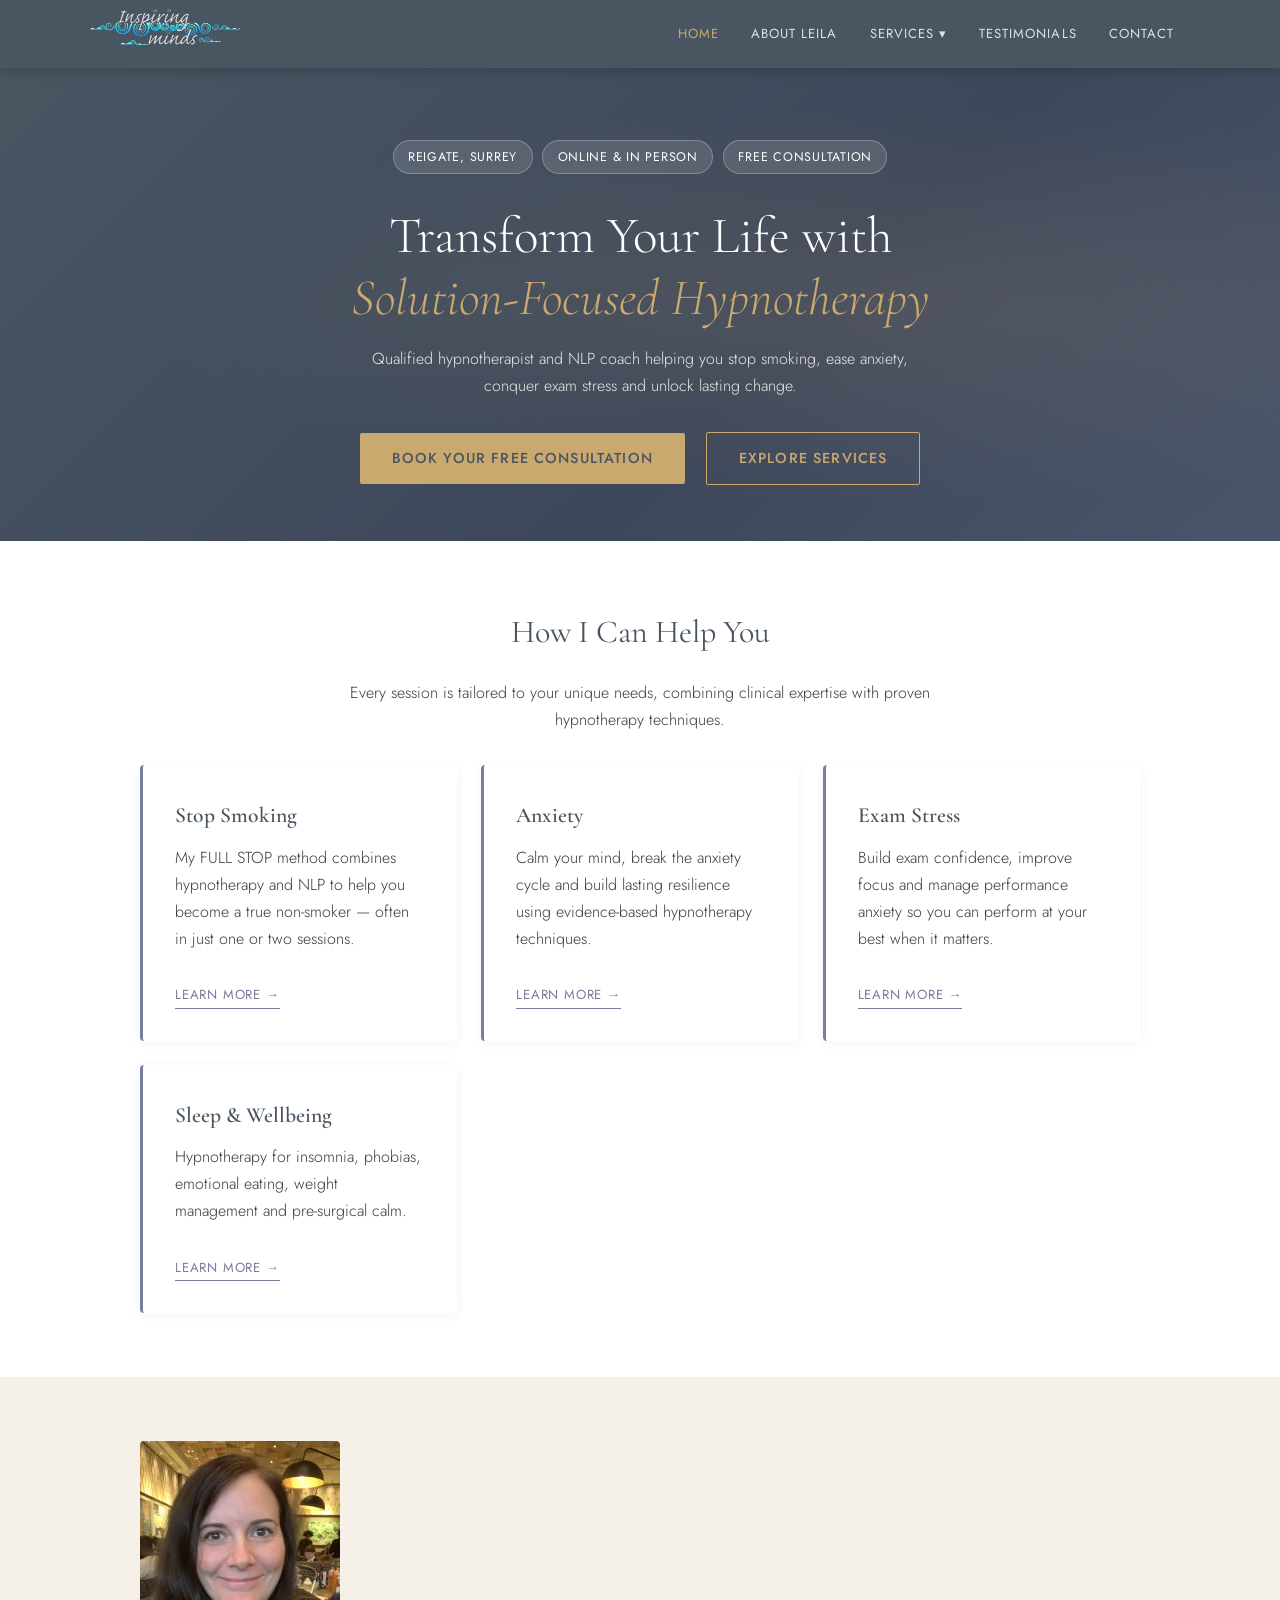
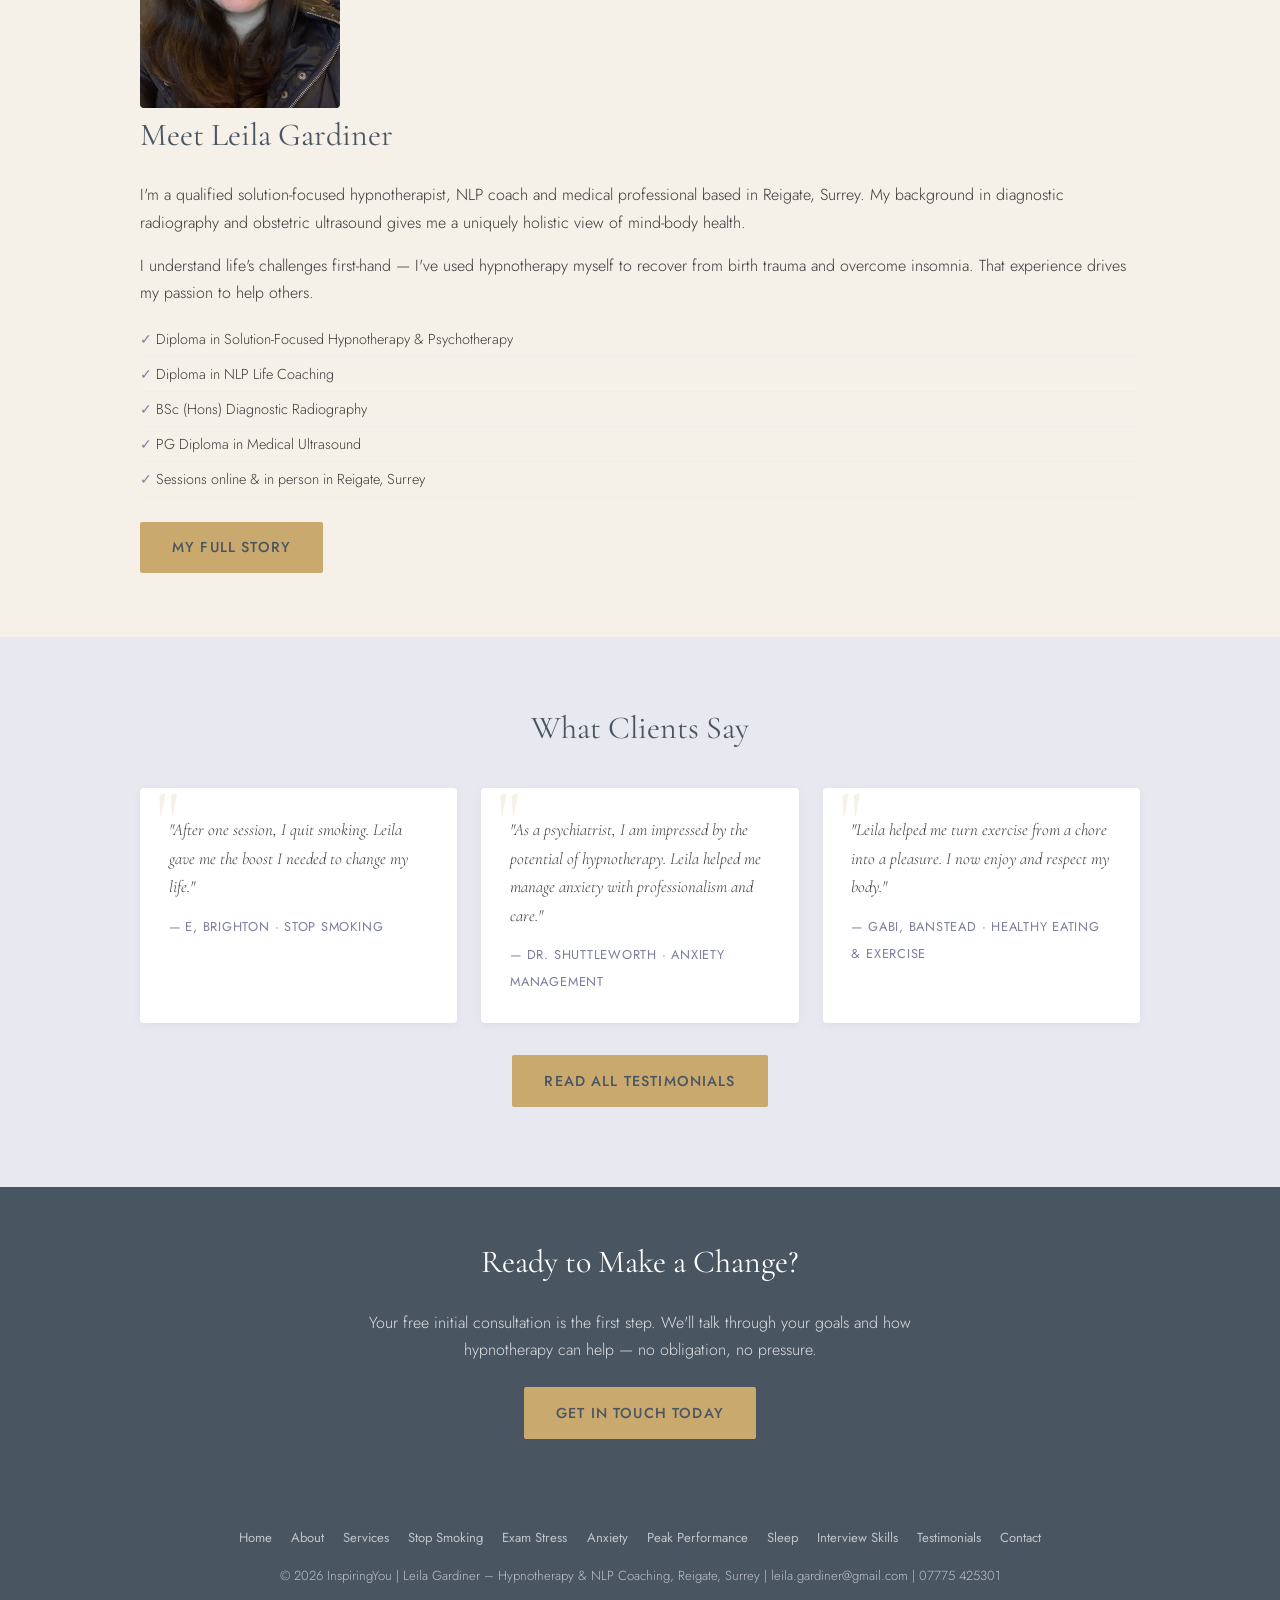
<file: index.html>
<!DOCTYPE html>
<html lang="en">
<head>
  <!-- Google tag (gtag.js) -->
  <script async src="https://www.googletagmanager.com/gtag/js?id=G-95VFC967RC"></script>
  <script>
    window.dataLayer = window.dataLayer || [];
    function gtag(){dataLayer.push(arguments);}
    gtag('js', new Date());

    gtag('config', 'G-95VFC967RC');
  </script>

  <meta charset="UTF-8">
  <meta name="viewport" content="width=device-width, initial-scale=1.0">
  <title>Hypnotherapy Surrey | Stop Smoking, Anxiety, Exam Stress | InspiringYou</title>
  <meta name="description" content="Leila Gardiner – Solution-Focused Hypnotherapist & NLP Coach in Reigate, Surrey. Helping you stop smoking, manage anxiety, reduce exam stress and transform your life. Book a free consultation today.">
  <meta name="keywords" content="hypnotherapy Surrey, hypnotherapist Reigate, stop smoking hypnotherapy, anxiety hypnotherapy Surrey, exam stress hypnotherapy, NLP coach Surrey, solution focused hypnotherapy">
  <meta name="robots" content="index, follow">
  <meta name="author" content="Leila Gardiner">
  <link rel="canonical" href="https://www.inspiringyou.uk/index.html">
  <!-- Open Graph -->
  <meta property="og:title" content="Hypnotherapy Surrey | InspiringYou – Leila Gardiner">
  <meta property="og:description" content="Solution-focused hypnotherapy and NLP coaching in Reigate, Surrey. Stop smoking, ease anxiety, ace exams. Book your free consultation.">
  <meta property="og:url" content="https://www.inspiringyou.uk/">
  <meta property="og:type" content="website">
  <!-- Schema.org LocalBusiness -->
  <script type="application/ld+json">
  {
    "@context":"https://schema.org",
    "@type":"LocalBusiness",
    "name":"InspiringYou Hypnotherapy",
    "description":"Solution-focused hypnotherapy and NLP coaching in Surrey. Specialising in stop smoking, anxiety, exam stress, confidence and wellbeing.",
    "url":"https://www.inspiringyou.uk",
    "telephone":"07775425301",
    "email":"leila.gardiner@gmail.com",
    "address":{"@type":"PostalAddress","addressLocality":"Reigate","addressRegion":"Surrey","addressCountry":"GB"},
    "geo":{"@type":"GeoCoordinates","latitude":51.2362,"longitude":-0.2030},
    "areaServed":["Reigate","Redhill","Banstead","Dorking","Epsom","Croydon","Surrey","London"],
    "priceRange":"££",
    "openingHours":"Mo-Fr 09:00-18:00",
    "sameAs":["https://www.facebook.com/InspiringBirthsBabyCalmSurrey/","https://twitter.com/inspiringbirths"]
  }
  </script>
  <link rel="preconnect" href="https://fonts.googleapis.com">
  <link rel="preconnect" href="https://fonts.gstatic.com" crossorigin>
  <link href="https://fonts.googleapis.com/css2?family=Cormorant+Garamond:ital,wght@0,300;0,400;0,600;1,300;1,400&family=Jost:wght@300;400;500&display=swap" rel="stylesheet">
  <link rel="stylesheet" href="style.css">
</head>
<body>

<nav>
  <div class="nav-inner">
    <a href="index.html" class="nav-logo"><img id="insplogo" src="images/inspiring_minds_logo-b.png" alt="Inspiring You Hypnotherapy" title="Inspiring You Hypnotherapy" /></a>
    <button class="hamburger" onclick="this.nextElementSibling.classList.toggle('open')" aria-label="Menu">
      <span></span><span></span><span></span>
    </button>
    <ul class="nav-links">
      <li><a href="index.html" class="active">Home</a></li>
      <li><a href="about.html">About Leila</a></li>
      <li class="dropdown">
        <a href="hypnosis.html">Services ▾</a>
        <ul class="dropdown-menu">
          <li><a href="hypnosis.html">All Hypnotherapy</a></li>
          <li><a href="stop-smoking.html">Stop Smoking</a></li>
          <li><a href="exam-stress.html">Exam Stress</a></li>
          <li><a href="anxiety.html">Anxiety</a></li>
		  <li><a href="peak-performance.html">Peak Performance</a></li>
		  <li><a href="interview-skills.html">Interview Skills</a></li>
		  <li><a href="sleep.html">Sleep</a></li>
        </ul>
      </li>
      <li><a href="testimonials.html">Testimonials</a></li>
      <li><a href="contact.html">Contact</a></li>
    </ul>
  </div>
</nav>

<header class="hero">
  <div class="hero-inner">
    <div class="hero-badges">
      <span class="badge">Reigate, Surrey</span>
      <span class="badge">Online &amp; In Person</span>
      <span class="badge">Free Consultation</span>
    </div>
    <h1>Transform Your Life with<br><em>Solution-Focused Hypnotherapy</em></h1>
    <p>Qualified hypnotherapist and NLP coach helping you stop smoking, ease anxiety, conquer exam stress and unlock lasting change.</p>
    <a href="contact.html" class="btn">Book Your Free Consultation</a>
    <a href="hypnosis.html" class="btn btn-outline">Explore Services</a>
  </div>
</header>

<!-- Services -->
<section style="background:#fff;">
  <div class="section-inner">
    <h2 style="text-align:center;">How I Can Help You</h2>
    <p style="text-align:center;max-width:600px;margin:0 auto 1rem;">Every session is tailored to your unique needs, combining clinical expertise with proven hypnotherapy techniques.</p>
    <div class="cards">
      <div class="card">
        <h3>Stop Smoking</h3>
        <p>My FULL STOP method combines hypnotherapy and NLP to help you become a true non-smoker — often in just one or two sessions.</p>
        <a href="stop-smoking.html" class="card-link">Learn more →</a>
      </div>
      <div class="card">
        <h3>Anxiety</h3>
        <p>Calm your mind, break the anxiety cycle and build lasting resilience using evidence-based hypnotherapy techniques.</p>
        <a href="anxiety.html" class="card-link">Learn more →</a>
      </div>
      <div class="card">
        <h3>Exam Stress</h3>
        <p>Build exam confidence, improve focus and manage performance anxiety so you can perform at your best when it matters.</p>
        <a href="exam-stress.html" class="card-link">Learn more →</a>
      </div>
      <div class="card">
        <h3>Sleep &amp; Wellbeing</h3>
        <p>Hypnotherapy for insomnia, phobias, emotional eating, weight management and pre-surgical calm.</p>
        <a href="hypnosis.html" class="card-link">Learn more →</a>
      </div>
    </div>
  </div>
</section>

<!-- About strip -->
<section>
  <div class="section-inner">
    <div class="about-strip">
      <div>
        <img src="images/leila-200.jpg" alt="Leila Gardiner – Hypnotherapist Surrey" class="about-img">
      </div>
      <div>
        <h2>Meet Leila Gardiner</h2>
        <p>I'm a qualified solution-focused hypnotherapist, NLP coach and medical professional based in Reigate, Surrey. My background in diagnostic radiography and obstetric ultrasound gives me a uniquely holistic view of mind-body health.</p>
        <p>I understand life's challenges first-hand — I've used hypnotherapy myself to recover from birth trauma and overcome insomnia. That experience drives my passion to help others.</p>
        <ul class="creds">
          <li>Diploma in Solution-Focused Hypnotherapy &amp; Psychotherapy</li>
          <li>Diploma in NLP Life Coaching</li>
          <li>BSc (Hons) Diagnostic Radiography</li>
          <li>PG Diploma in Medical Ultrasound</li>
          <li>Sessions online &amp; in person in Reigate, Surrey</li>
        </ul>
        <a href="about.html" class="btn" style="margin-top:1.5rem;display:inline-block;">My Full Story</a>
      </div>
    </div>
  </div>
</section>

<!-- Testimonials -->
<section style="background:var(--light-sage);">
  <div class="section-inner">
    <h2 style="text-align:center;">What Clients Say</h2>
    <div class="testimonials-grid">
      <div class="tcard">
        <p>"After one session, I quit smoking. Leila gave me the boost I needed to change my life."</p>
        <cite>— E, Brighton · Stop Smoking</cite>
      </div>
      <div class="tcard">
        <p>"As a psychiatrist, I am impressed by the potential of hypnotherapy. Leila helped me manage anxiety with professionalism and care."</p>
        <cite>— Dr. Shuttleworth · Anxiety Management</cite>
      </div>
      <div class="tcard">
        <p>"Leila helped me turn exercise from a chore into a pleasure. I now enjoy and respect my body."</p>
        <cite>— Gabi, Banstead · Healthy Eating &amp; Exercise</cite>
      </div>
    </div>
    <p style="text-align:center;margin-top:2rem;"><a href="testimonials.html" class="btn">Read All Testimonials</a></p>
  </div>
</section>

<!-- CTA strip -->
<div class="strip">
  <div class="section-inner">
    <h2>Ready to Make a Change?</h2>
    <p>Your free initial consultation is the first step. We'll talk through your goals and how hypnotherapy can help — no obligation, no pressure.</p>
    <a href="contact.html" class="btn">Get in Touch Today</a>
  </div>
</div>

<footer>
  <div class="footer-links">
    <a href="index.html">Home</a>
    <a href="about.html">About</a>
    <a href="hypnosis.html">Services</a>
    <a href="stop-smoking.html">Stop Smoking</a>
    <a href="exam-stress.html">Exam Stress</a>
    <a href="anxiety.html">Anxiety</a>
    <a href="peak-performance.html">Peak Performance</a>
    <a href="sleep.html">Sleep</a>
    <a href="interview-skills.html">Interview Skills</a>
    <a href="testimonials.html">Testimonials</a>
    <a href="contact.html">Contact</a>
  </div>
  <p>© 2026 InspiringYou | Leila Gardiner – Hypnotherapy &amp; NLP Coaching, Reigate, Surrey | <a href="mailto:leila.gardiner@gmail.com">leila.gardiner@gmail.com</a> | <a href="tel:07775425301">07775 425301</a></p>
</footer>

</body>
</html>
</file>
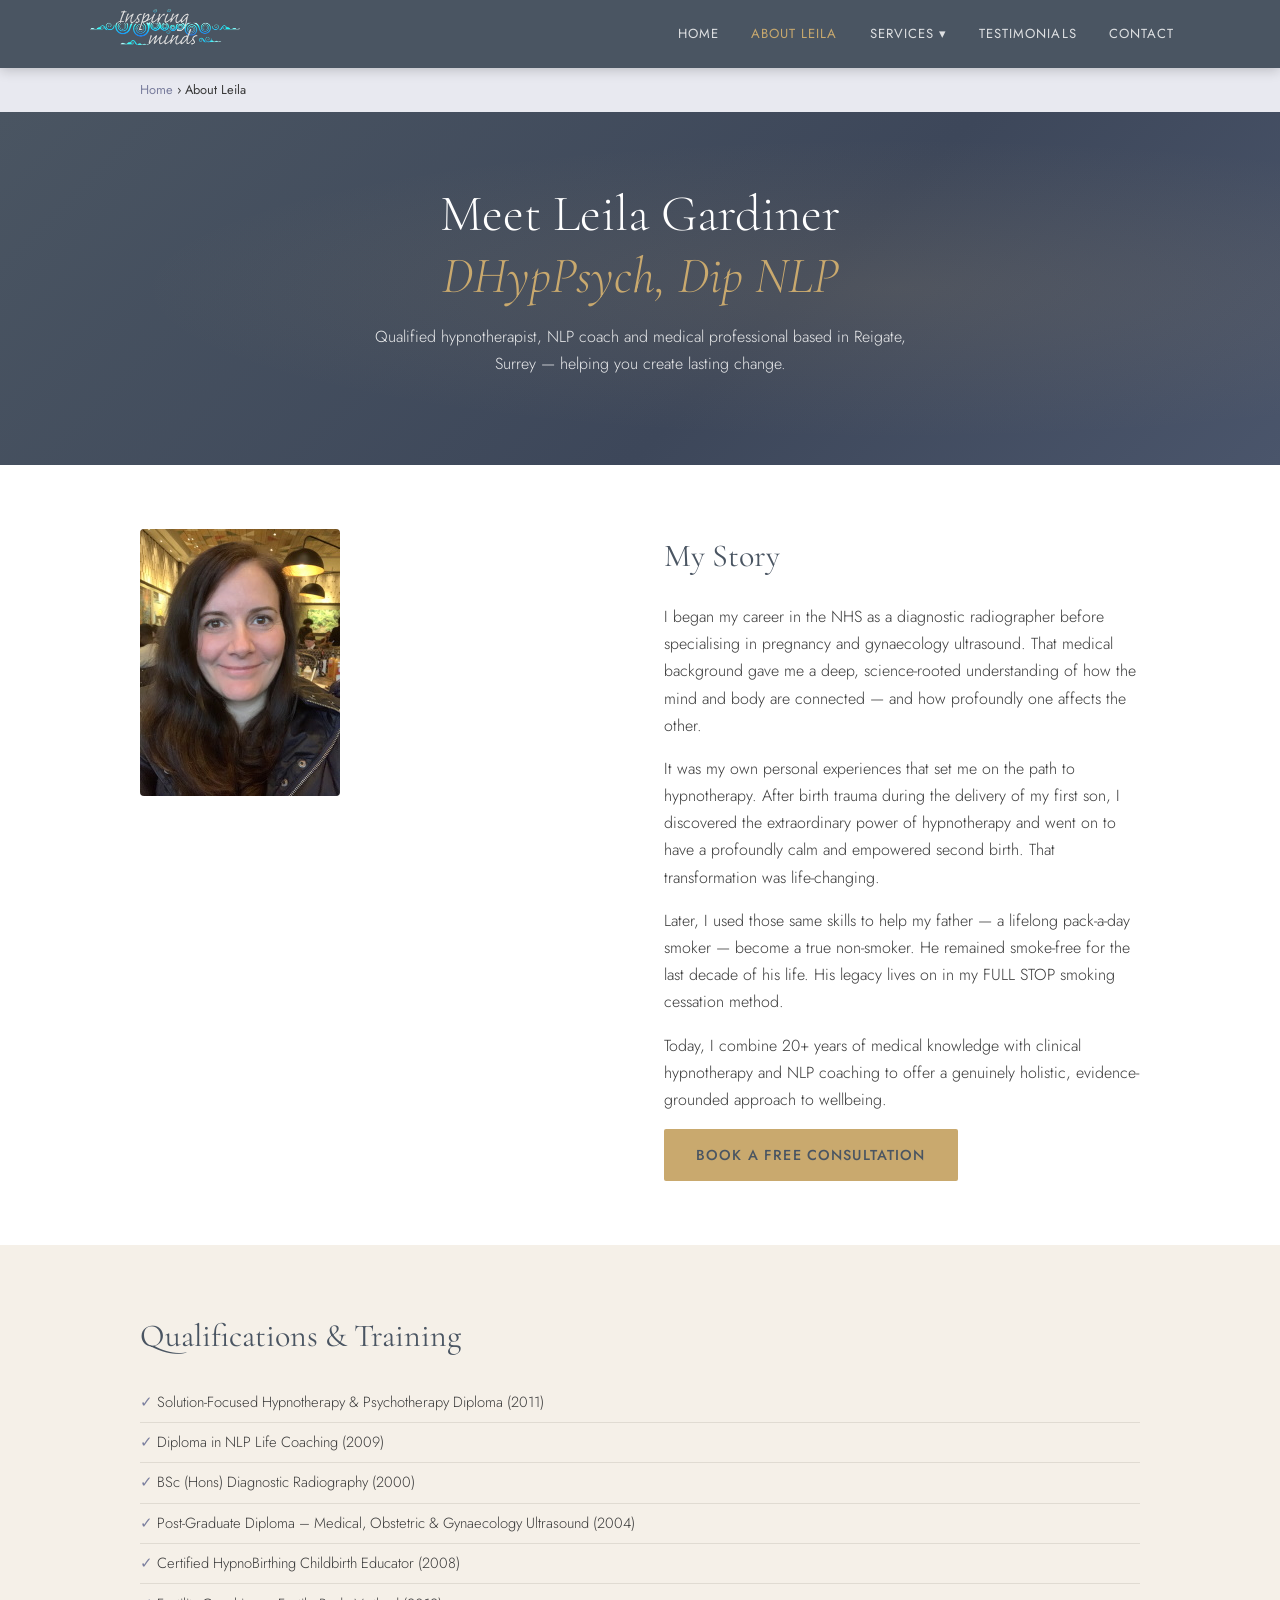
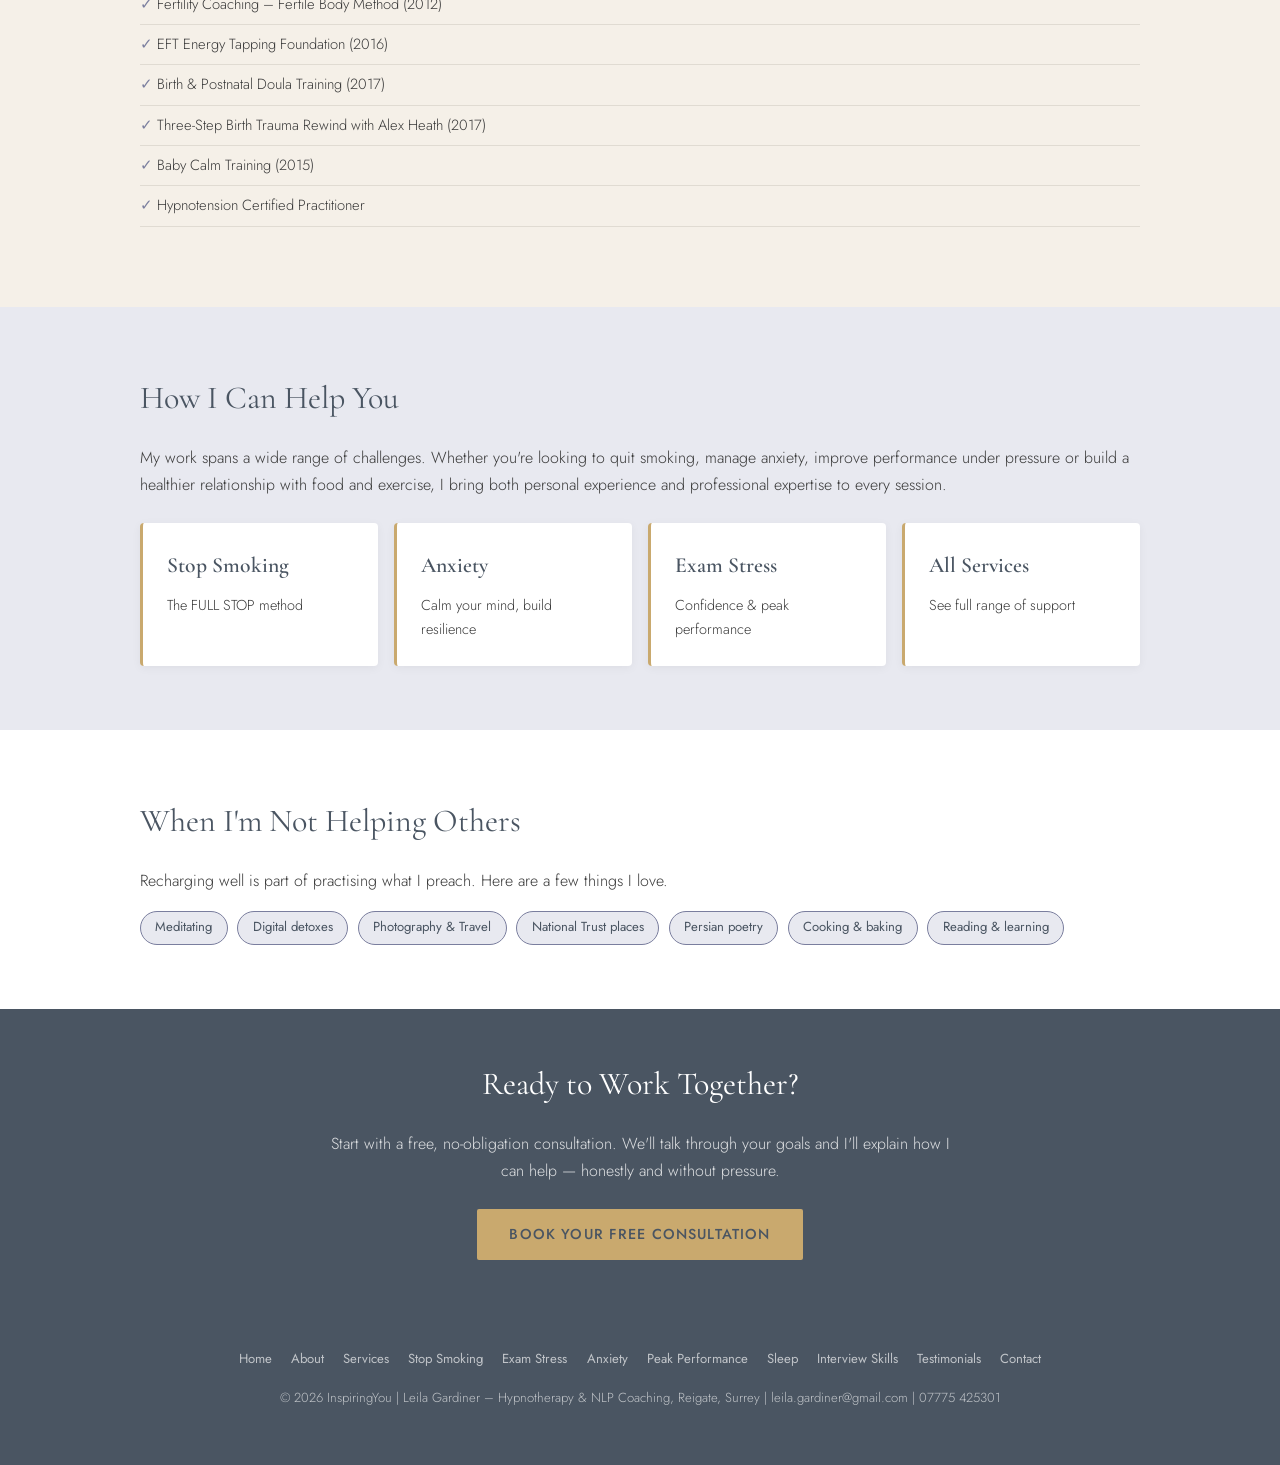
<file: about.html>
<!DOCTYPE html>
<html lang="en">
<head>
  <!-- Google tag (gtag.js) -->
  <script async src="https://www.googletagmanager.com/gtag/js?id=G-95VFC967RC"></script>
  <script>
    window.dataLayer = window.dataLayer || [];
    function gtag(){dataLayer.push(arguments);}
    gtag('js', new Date());

    gtag('config', 'G-95VFC967RC');
  </script>

  <meta charset="UTF-8">
  <meta name="viewport" content="width=device-width, initial-scale=1.0">
  <title>About Leila Gardiner – Hypnotherapist & NLP Coach Surrey | InspiringYou</title>
  <meta name="description" content="Meet Leila Gardiner – qualified solution-focused hypnotherapist, NLP coach and medical professional based in Reigate, Surrey. Helping clients stop smoking, manage anxiety and build confidence with a uniquely holistic approach.">
  <meta name="keywords" content="Leila Gardiner hypnotherapist Surrey, hypnotherapy Reigate, NLP coach Surrey, qualified hypnotherapist Surrey, solution focused hypnotherapy, hypnotherapy and NLP coaching">
  <meta name="robots" content="index, follow">
  <meta name="author" content="Leila Gardiner">
  <link rel="canonical" href="https://www.inspiringyou.uk/about.html">
  <meta property="og:title" content="About Leila Gardiner – Hypnotherapist Surrey | InspiringYou">
  <meta property="og:description" content="Qualified solution-focused hypnotherapist and NLP coach in Reigate, Surrey. Medical background in radiography and ultrasound.">
  <meta property="og:url" content="https://www.inspiringyou.uk/about.html">
  <meta property="og:type" content="website">
  <link rel="preconnect" href="https://fonts.googleapis.com">
  <link rel="preconnect" href="https://fonts.gstatic.com" crossorigin>
  <link href="https://fonts.googleapis.com/css2?family=Cormorant+Garamond:ital,wght@0,300;0,400;0,600;1,300;1,400&family=Jost:wght@300;400;500&display=swap" rel="stylesheet">
  <link rel="stylesheet" href="style.css">
</head>
<body>

<nav>
  <div class="nav-inner">
    <a href="index.html" class="nav-logo"><img id="insplogo" src="images/inspiring_minds_logo-b.png" alt="Inspiring You Hypnotherapy" title="Inspiring You Hypnotherapy" /></a>
    <button class="hamburger" onclick="this.nextElementSibling.classList.toggle('open')" aria-label="Menu">
      <span></span><span></span><span></span>
    </button>
    <ul class="nav-links">
      <li><a href="index.html">Home</a></li>
      <li><a href="about.html" class="active">About Leila</a></li>
      <li class="dropdown">
        <a href="hypnosis.html">Services ▾</a>
        <ul class="dropdown-menu">
          <li><a href="hypnosis.html">All Hypnotherapy</a></li>
          <li><a href="stop-smoking.html">Stop Smoking</a></li>
          <li><a href="exam-stress.html">Exam Stress</a></li>
          <li><a href="anxiety.html">Anxiety</a></li>
		  <li><a href="peak-performance.html">Peak Performance</a></li>
		  <li><a href="interview-skills.html">Interview Skills</a></li>
		  <li><a href="sleep.html">Sleep</a></li>
        </ul>
      </li>
      <li><a href="testimonials.html">Testimonials</a></li>
      <li><a href="contact.html">Contact</a></li>
    </ul>
  </div>
</nav>

<div class="breadcrumb"><div class="bc"><a href="index.html">Home</a> › About Leila</div></div>

<header class="hero">
  <div class="hero-inner">
    <h1>Meet Leila Gardiner<br><em>DHypPsych, Dip NLP</em></h1>
    <p>Qualified hypnotherapist, NLP coach and medical professional based in Reigate, Surrey — helping you create lasting change.</p>
  </div>
</header>

<section style="background:#fff;">
  <div class="section-inner">
    <div class="two-col">
      <div>
        <img src="images/leila-200.jpg" alt="Leila Gardiner – Hypnotherapist Reigate Surrey" class="about-img">
      </div>
      <div>
        <h2>My Story</h2>
        <p>I began my career in the NHS as a diagnostic radiographer before specialising in pregnancy and gynaecology ultrasound. That medical background gave me a deep, science-rooted understanding of how the mind and body are connected — and how profoundly one affects the other.</p>
        <p>It was my own personal experiences that set me on the path to hypnotherapy. After birth trauma during the delivery of my first son, I discovered the extraordinary power of hypnotherapy and went on to have a profoundly calm and empowered second birth. That transformation was life-changing.</p>
        <p>Later, I used those same skills to help my father — a lifelong pack-a-day smoker — become a true non-smoker. He remained smoke-free for the last decade of his life. His legacy lives on in my FULL STOP smoking cessation method.</p>
        <p>Today, I combine 20+ years of medical knowledge with clinical hypnotherapy and NLP coaching to offer a genuinely holistic, evidence-grounded approach to wellbeing.</p>
        <a href="contact.html" class="btn">Book a Free Consultation</a>
      </div>
    </div>
  </div>
</section>

<section>
  <div class="section-inner">
    <h2>Qualifications &amp; Training</h2>
    <ul class="qual-list">
      <li>Solution-Focused Hypnotherapy &amp; Psychotherapy Diploma (2011)</li>
      <li>Diploma in NLP Life Coaching (2009)</li>
      <li>BSc (Hons) Diagnostic Radiography (2000)</li>
      <li>Post-Graduate Diploma – Medical, Obstetric &amp; Gynaecology Ultrasound (2004)</li>
      <li>Certified HypnoBirthing Childbirth Educator (2008)</li>
      <li>Fertility Coaching – Fertile Body Method (2012)</li>
      <li>EFT Energy Tapping Foundation (2016)</li>
      <li>Birth &amp; Postnatal Doula Training (2017)</li>
      <li>Three-Step Birth Trauma Rewind with Alex Heath (2017)</li>
      <li>Baby Calm Training (2015)</li>
      <li>Hypnotension Certified Practitioner</li>
    </ul>
  </div>
</section>

<section style="background:var(--light-sage);">
  <div class="section-inner">
    <h2>How I Can Help You</h2>
    <p>My work spans a wide range of challenges. Whether you're looking to quit smoking, manage anxiety, improve performance under pressure or build a healthier relationship with food and exercise, I bring both personal experience and professional expertise to every session.</p>
    <div style="display:grid;grid-template-columns:repeat(auto-fit,minmax(200px,1fr));gap:1rem;margin-top:1.5rem;">
      <a href="stop-smoking.html" style="background:#fff;padding:1.5rem;border-radius:4px;border-left:3px solid var(--gold);box-shadow:0 2px 10px rgba(0,0,0,.05);display:block;color:var(--text);">
        <h3>Stop Smoking</h3>
        <p style="font-size:.9rem;margin:0;">The FULL STOP method</p>
      </a>
      <a href="anxiety.html" style="background:#fff;padding:1.5rem;border-radius:4px;border-left:3px solid var(--gold);box-shadow:0 2px 10px rgba(0,0,0,.05);display:block;color:var(--text);">
        <h3>Anxiety</h3>
        <p style="font-size:.9rem;margin:0;">Calm your mind, build resilience</p>
      </a>
      <a href="exam-stress.html" style="background:#fff;padding:1.5rem;border-radius:4px;border-left:3px solid var(--gold);box-shadow:0 2px 10px rgba(0,0,0,.05);display:block;color:var(--text);">
        <h3>Exam Stress</h3>
        <p style="font-size:.9rem;margin:0;">Confidence &amp; peak performance</p>
      </a>
      <a href="hypnosis.html" style="background:#fff;padding:1.5rem;border-radius:4px;border-left:3px solid var(--gold);box-shadow:0 2px 10px rgba(0,0,0,.05);display:block;color:var(--text);">
        <h3>All Services</h3>
        <p style="font-size:.9rem;margin:0;">See full range of support</p>
      </a>
    </div>
  </div>
</section>

<section style="background:#fff;">
  <div class="section-inner">
    <h2>When I'm Not Helping Others</h2>
    <p>Recharging well is part of practising what I preach. Here are a few things I love.</p>
    <div class="fun-list">
      <span class="fun-tag">Meditating</span>
      <span class="fun-tag">Digital detoxes</span>
      <span class="fun-tag">Photography &amp; Travel</span>
      <span class="fun-tag">National Trust places</span>
      <span class="fun-tag">Persian poetry</span>
      <span class="fun-tag">Cooking &amp; baking</span>
      <span class="fun-tag">Reading &amp; learning</span>
    </div>
  </div>
</section>

<div class="strip">
  <div class="section-inner">
    <h2>Ready to Work Together?</h2>
    <p>Start with a free, no-obligation consultation. We'll talk through your goals and I'll explain how I can help — honestly and without pressure.</p>
    <a href="contact.html" class="btn" style="margin-top:0;">Book Your Free Consultation</a>
  </div>
</div>

<footer>
  <div class="footer-links">
    <a href="index.html">Home</a>
    <a href="about.html">About</a>
    <a href="hypnosis.html">Services</a>
    <a href="stop-smoking.html">Stop Smoking</a>
    <a href="exam-stress.html">Exam Stress</a>
    <a href="anxiety.html">Anxiety</a>
    <a href="peak-performance.html">Peak Performance</a>
    <a href="sleep.html">Sleep</a>
    <a href="interview-skills.html">Interview Skills</a>
    <a href="testimonials.html">Testimonials</a>
    <a href="contact.html">Contact</a>
  </div>
  <p>© 2026 InspiringYou | Leila Gardiner – Hypnotherapy &amp; NLP Coaching, Reigate, Surrey | <a href="mailto:leila.gardiner@gmail.com">leila.gardiner@gmail.com</a> | <a href="tel:07775425301">07775 425301</a></p>
</footer>

</body>
</html>
</file>
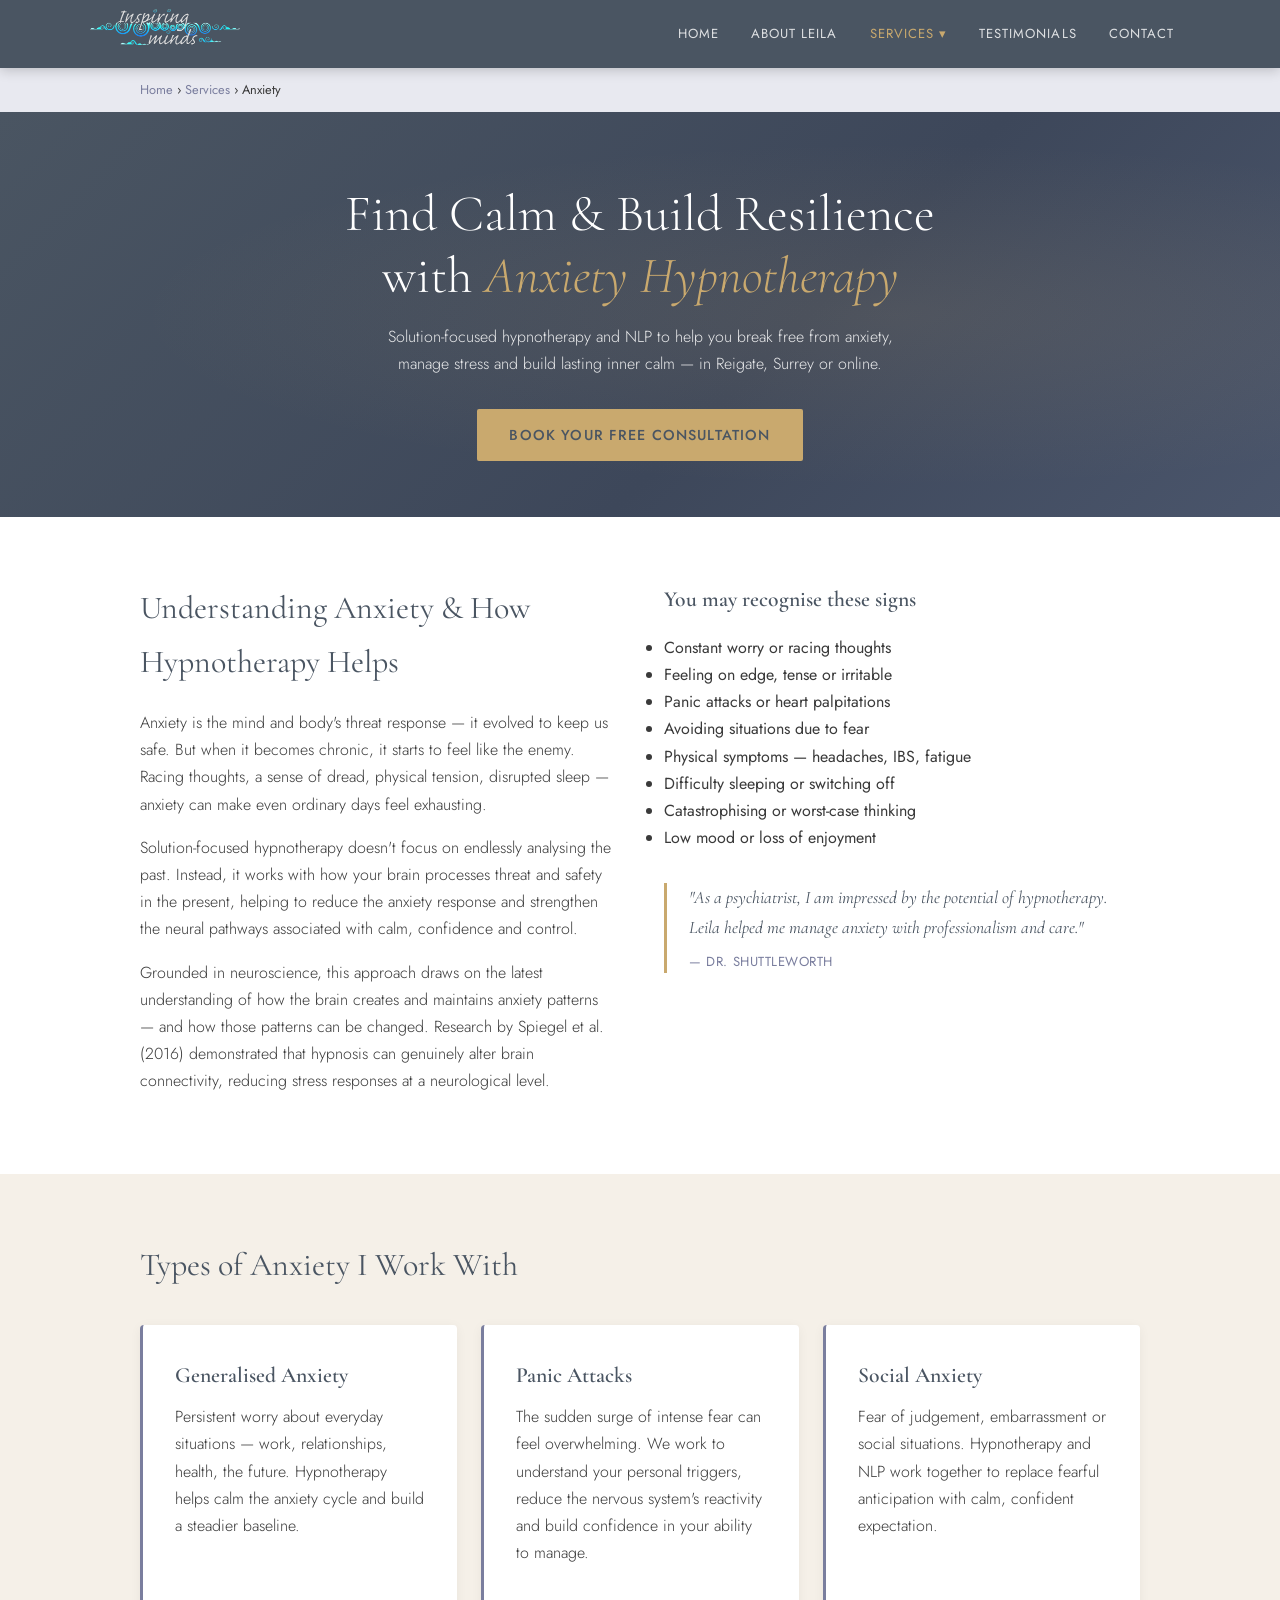
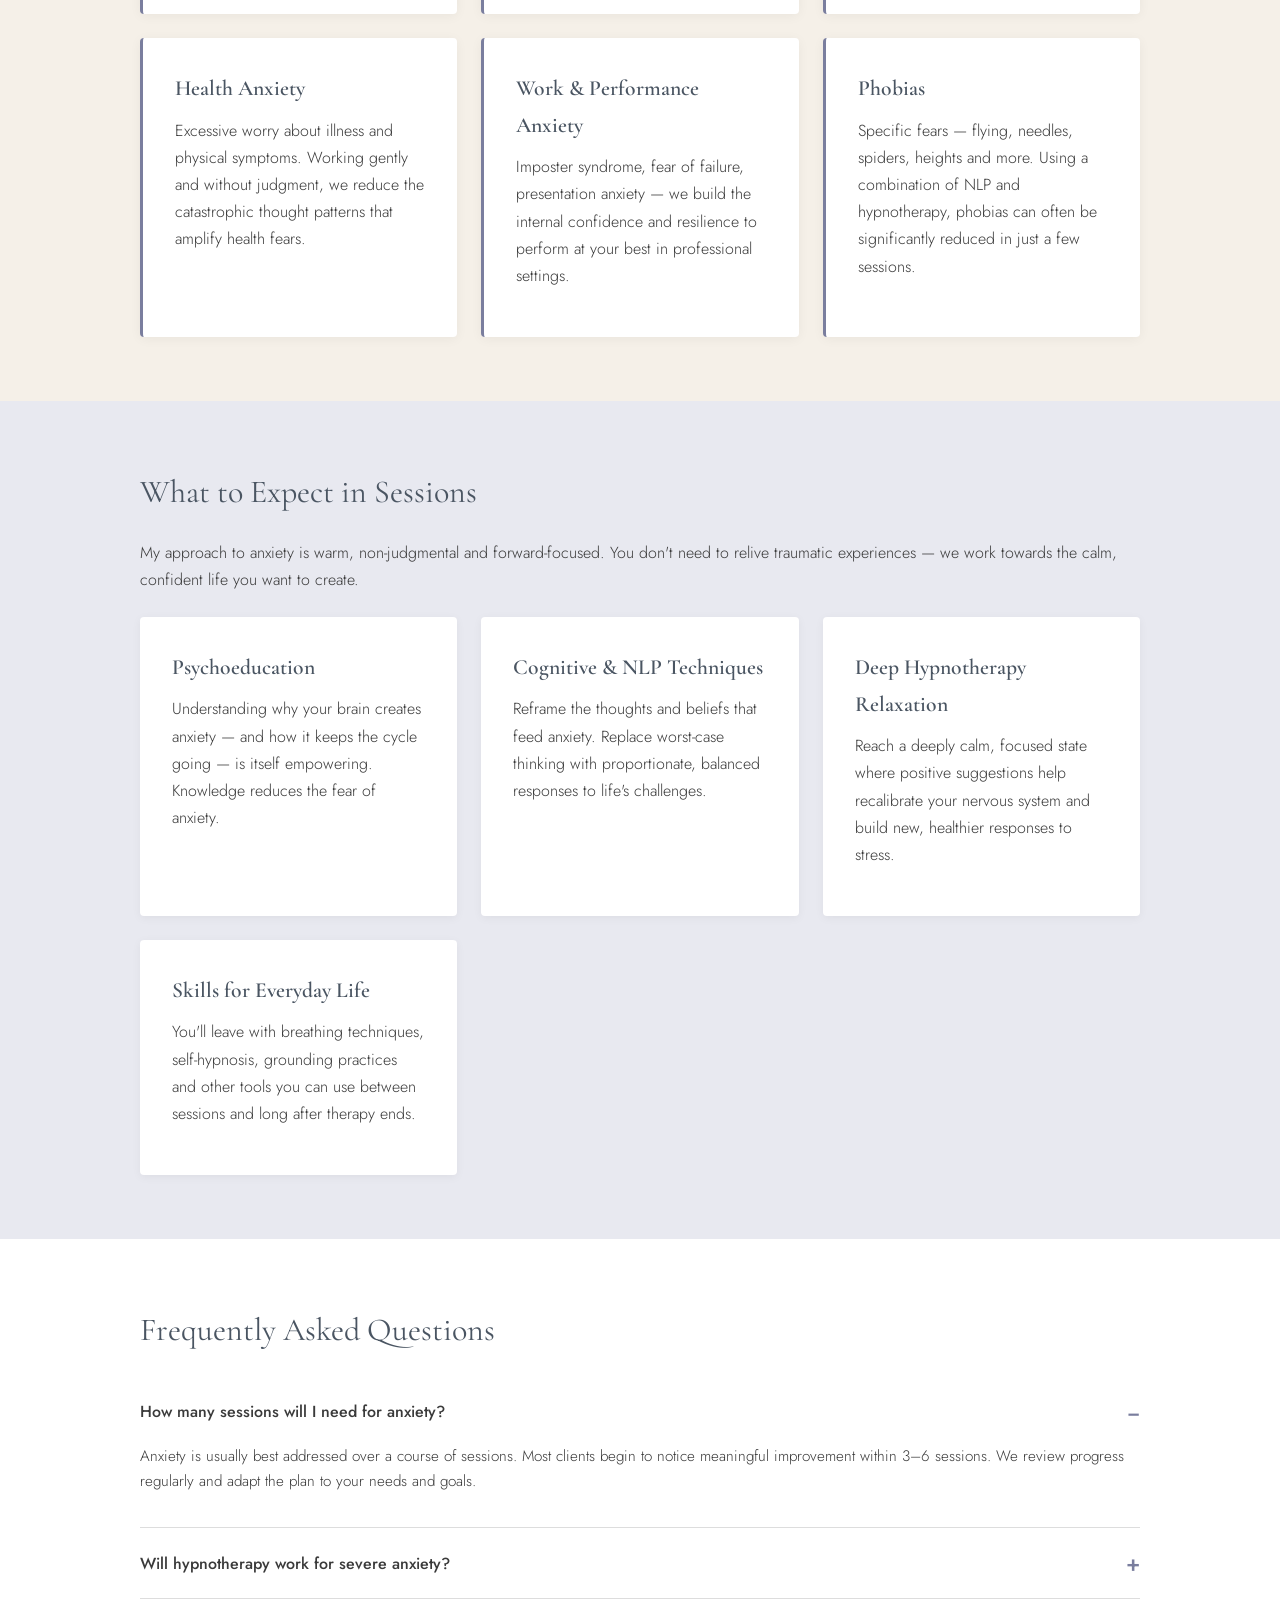
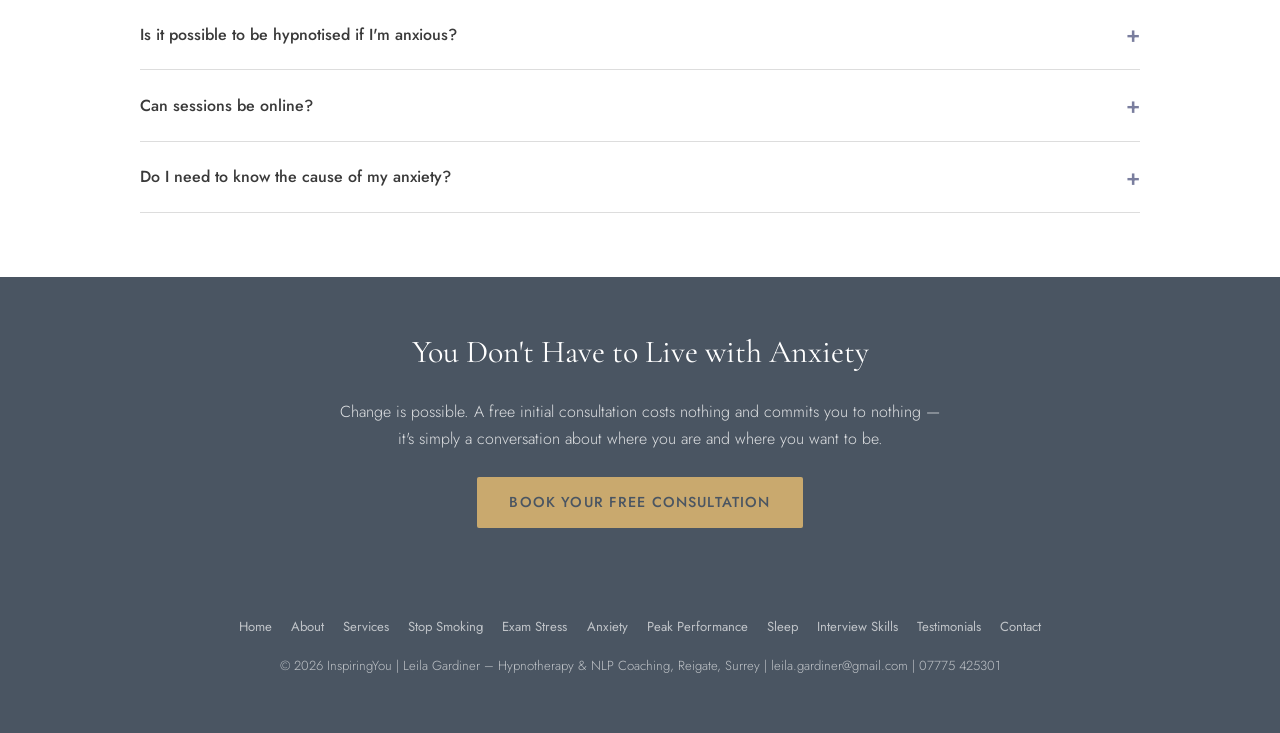
<file: anxiety.html>
<!DOCTYPE html>
<html lang="en">
<head>
  <!-- Google tag (gtag.js) -->
  <script async src="https://www.googletagmanager.com/gtag/js?id=G-95VFC967RC"></script>
  <script>
    window.dataLayer = window.dataLayer || [];
    function gtag(){dataLayer.push(arguments);}
    gtag('js', new Date());

    gtag('config', 'G-95VFC967RC');
  </script>

  <meta charset="UTF-8">
  <meta name="viewport" content="width=device-width, initial-scale=1.0">
  <title>Anxiety Hypnotherapy Surrey | Stress & Panic Help | InspiringYou</title>
  <meta name="description" content="Hypnotherapy for anxiety in Reigate, Surrey. Leila Gardiner uses solution-focused hypnotherapy and NLP to help you manage anxiety, panic attacks and chronic stress — and build lasting calm and resilience. Online sessions available.">
  <meta name="keywords" content="anxiety hypnotherapy Surrey, hypnotherapy for anxiety Reigate, panic attack hypnotherapy, stress management hypnotherapy Surrey, solution focused hypnotherapy anxiety, NLP anxiety Surrey, hypnotherapy for worry">
  <meta name="robots" content="index, follow">
  <meta name="author" content="Leila Gardiner">
  <link rel="canonical" href="https://www.inspiringyou.uk/anxiety.html">
  <meta property="og:title" content="Anxiety Hypnotherapy Surrey | InspiringYou">
  <meta property="og:description" content="Manage anxiety, stress and panic with hypnotherapy in Surrey. Leila Gardiner – qualified hypnotherapist and NLP coach in Reigate. Free consultation.">
  <meta property="og:url" content="https://www.inspiringyou.uk/anxiety.html">
  <meta property="og:type" content="website">
  <script type="application/ld+json">
  {
    "@context":"https://schema.org",
    "@type":"Service",
    "name":"Anxiety Hypnotherapy",
    "description":"Solution-focused hypnotherapy and NLP coaching to reduce anxiety, manage panic and build emotional resilience.",
    "provider":{"@type":"LocalBusiness","name":"InspiringYou","url":"https://www.inspiringyou.uk","telephone":"07775425301","address":{"@type":"PostalAddress","addressLocality":"Reigate","addressRegion":"Surrey","addressCountry":"GB"}},
    "areaServed":"Surrey",
    "serviceType":"Hypnotherapy"
  }
  </script>
  <link rel="preconnect" href="https://fonts.googleapis.com">
  <link rel="preconnect" href="https://fonts.gstatic.com" crossorigin>
  <link href="https://fonts.googleapis.com/css2?family=Cormorant+Garamond:ital,wght@0,300;0,400;0,600;1,300;1,400&family=Jost:wght@300;400;500&display=swap" rel="stylesheet">
  <link rel="stylesheet" href="style.css">
</head>
<body>

<nav>
  <div class="nav-inner">
    <a href="index.html" class="nav-logo"><img id="insplogo" src="images/inspiring_minds_logo-b.png" alt="Inspiring You Hypnotherapy" title="Inspiring You Hypnotherapy" /></a>
    <button class="hamburger" onclick="this.nextElementSibling.classList.toggle('open')" aria-label="Menu">
      <span></span><span></span><span></span>
    </button>
    <ul class="nav-links">
      <li><a href="index.html">Home</a></li>
      <li><a href="about.html">About Leila</a></li>
      <li class="dropdown">
        <a href="hypnosis.html" class="active">Services ▾</a>
        <ul class="dropdown-menu">
          <li><a href="hypnosis.html">All Hypnotherapy</a></li>
          <li><a href="stop-smoking.html">Stop Smoking</a></li>
          <li><a href="exam-stress.html">Exam Stress</a></li>
          <li><a href="anxiety.html" class="active">Anxiety</a></li>
		  <li><a href="peak-performance.html">Peak Performance</a></li>
		  <li><a href="interview-skills.html">Interview Skills</a></li>
		  <li><a href="sleep.html">Sleep</a></li>
        </ul>
      </li>
      <li><a href="testimonials.html">Testimonials</a></li>
      <li><a href="contact.html">Contact</a></li>
    </ul>
  </div>
</nav>

<div class="breadcrumb"><div class="bc"><a href="index.html">Home</a> › <a href="hypnosis.html">Services</a> › Anxiety</div></div>

<header class="hero">
  <div class="hero-inner">
    <h1>Find Calm &amp; Build Resilience<br>with <em>Anxiety Hypnotherapy</em></h1>
    <p>Solution-focused hypnotherapy and NLP to help you break free from anxiety, manage stress and build lasting inner calm — in Reigate, Surrey or online.</p>
    <a href="contact.html" class="btn">Book Your Free Consultation</a>
  </div>
</header>

<section style="background:#fff;">
  <div class="section-inner">
    <div class="two-col">
      <div>
        <h2>Understanding Anxiety &amp; How Hypnotherapy Helps</h2>
        <p>Anxiety is the mind and body's threat response — it evolved to keep us safe. But when it becomes chronic, it starts to feel like the enemy. Racing thoughts, a sense of dread, physical tension, disrupted sleep — anxiety can make even ordinary days feel exhausting.</p>
        <p>Solution-focused hypnotherapy doesn't focus on endlessly analysing the past. Instead, it works with how your brain processes threat and safety in the present, helping to reduce the anxiety response and strengthen the neural pathways associated with calm, confidence and control.</p>
        <p>Grounded in neuroscience, this approach draws on the latest understanding of how the brain creates and maintains anxiety patterns — and how those patterns can be changed. Research by Spiegel et al. (2016) demonstrated that hypnosis can genuinely alter brain connectivity, reducing stress responses at a neurological level.</p>
      </div>
      <div>
        <h3 style="margin-bottom:1rem;">You may recognise these signs</h3>
        <ul class="benefit-list">
          <li>Constant worry or racing thoughts</li>
          <li>Feeling on edge, tense or irritable</li>
          <li>Panic attacks or heart palpitations</li>
          <li>Avoiding situations due to fear</li>
          <li>Physical symptoms — headaches, IBS, fatigue</li>
          <li>Difficulty sleeping or switching off</li>
          <li>Catastrophising or worst-case thinking</li>
          <li>Low mood or loss of enjoyment</li>
        </ul>
        <blockquote>
          "As a psychiatrist, I am impressed by the potential of hypnotherapy. Leila helped me manage anxiety with professionalism and care."
          <cite>— Dr. Shuttleworth</cite>
        </blockquote>
      </div>
    </div>
  </div>
</section>

<section>
  <div class="section-inner">
    <h2>Types of Anxiety I Work With</h2>
    <div class="cards">
      <div class="card">
        <h3>Generalised Anxiety</h3>
        <p>Persistent worry about everyday situations — work, relationships, health, the future. Hypnotherapy helps calm the anxiety cycle and build a steadier baseline.</p>
      </div>
      <div class="card">
        <h3>Panic Attacks</h3>
        <p>The sudden surge of intense fear can feel overwhelming. We work to understand your personal triggers, reduce the nervous system's reactivity and build confidence in your ability to manage.</p>
      </div>
      <div class="card">
        <h3>Social Anxiety</h3>
        <p>Fear of judgement, embarrassment or social situations. Hypnotherapy and NLP work together to replace fearful anticipation with calm, confident expectation.</p>
      </div>
      <div class="card">
        <h3>Health Anxiety</h3>
        <p>Excessive worry about illness and physical symptoms. Working gently and without judgment, we reduce the catastrophic thought patterns that amplify health fears.</p>
      </div>
      <div class="card">
        <h3>Work &amp; Performance Anxiety</h3>
        <p>Imposter syndrome, fear of failure, presentation anxiety — we build the internal confidence and resilience to perform at your best in professional settings.</p>
      </div>
      <div class="card">
        <h3>Phobias</h3>
        <p>Specific fears — flying, needles, spiders, heights and more. Using a combination of NLP and hypnotherapy, phobias can often be significantly reduced in just a few sessions.</p>
      </div>
    </div>
  </div>
</section>

<section style="background:var(--light-sage);">
  <div class="section-inner">
    <h2>What to Expect in Sessions</h2>
    <p>My approach to anxiety is warm, non-judgmental and forward-focused. You don't need to relive traumatic experiences — we work towards the calm, confident life you want to create.</p>
    <div style="display:grid;grid-template-columns:repeat(auto-fit,minmax(280px,1fr));gap:1.5rem;margin-top:1.5rem;">
      <div style="background:#fff;padding:2rem;border-radius:4px;box-shadow:0 2px 10px rgba(0,0,0,.05);">
        <h3>Psychoeducation</h3>
        <p>Understanding why your brain creates anxiety — and how it keeps the cycle going — is itself empowering. Knowledge reduces the fear of anxiety.</p>
      </div>
      <div style="background:#fff;padding:2rem;border-radius:4px;box-shadow:0 2px 10px rgba(0,0,0,.05);">
        <h3>Cognitive &amp; NLP Techniques</h3>
        <p>Reframe the thoughts and beliefs that feed anxiety. Replace worst-case thinking with proportionate, balanced responses to life's challenges.</p>
      </div>
      <div style="background:#fff;padding:2rem;border-radius:4px;box-shadow:0 2px 10px rgba(0,0,0,.05);">
        <h3>Deep Hypnotherapy Relaxation</h3>
        <p>Reach a deeply calm, focused state where positive suggestions help recalibrate your nervous system and build new, healthier responses to stress.</p>
      </div>
      <div style="background:#fff;padding:2rem;border-radius:4px;box-shadow:0 2px 10px rgba(0,0,0,.05);">
        <h3>Skills for Everyday Life</h3>
        <p>You'll leave with breathing techniques, self-hypnosis, grounding practices and other tools you can use between sessions and long after therapy ends.</p>
      </div>
    </div>
  </div>
</section>

<section style="background:#fff;">
  <div class="section-inner">
    <h2>Frequently Asked Questions</h2>
    <details open>
      <summary>How many sessions will I need for anxiety?</summary>
      <p>Anxiety is usually best addressed over a course of sessions. Most clients begin to notice meaningful improvement within 3–6 sessions. We review progress regularly and adapt the plan to your needs and goals.</p>
    </details>
    <details>
      <summary>Will hypnotherapy work for severe anxiety?</summary>
      <p>Hypnotherapy can be very helpful for anxiety at all levels of intensity. However, if you are experiencing severe or clinical anxiety, it is important to also be working with your GP or a mental health professional. Hypnotherapy can work well alongside other treatment approaches.</p>
    </details>
    <details>
      <summary>Is it possible to be hypnotised if I'm anxious?</summary>
      <p>Yes — in fact, the calm, relaxed state of hypnotherapy is particularly beneficial for anxious minds. You won't lose control or do anything you don't want to do. You'll remain fully aware throughout the session.</p>
    </details>
    <details>
      <summary>Can sessions be online?</summary>
      <p>Yes. Online sessions via Zoom are very effective, and many anxious clients find it easier to relax in the familiar surroundings of their own home. Sessions are available both in person in Reigate, Surrey and online.</p>
    </details>
    <details>
      <summary>Do I need to know the cause of my anxiety?</summary>
      <p>No. Solution-focused hypnotherapy doesn't require you to identify a root cause or explore the past in depth. We focus on where you want to be, and build the internal resources to get there.</p>
    </details>
  </div>
</section>

<div class="strip">
  <div class="section-inner">
    <h2>You Don't Have to Live with Anxiety</h2>
    <p>Change is possible. A free initial consultation costs nothing and commits you to nothing — it's simply a conversation about where you are and where you want to be.</p>
    <a href="contact.html" class="btn">Book Your Free Consultation</a>
  </div>
</div>

<footer>
  <div class="footer-links">
    <a href="index.html">Home</a>
    <a href="about.html">About</a>
    <a href="hypnosis.html">Services</a>
    <a href="stop-smoking.html">Stop Smoking</a>
    <a href="exam-stress.html">Exam Stress</a>
    <a href="anxiety.html">Anxiety</a>
    <a href="peak-performance.html">Peak Performance</a>
    <a href="sleep.html">Sleep</a>
    <a href="interview-skills.html">Interview Skills</a>
    <a href="testimonials.html">Testimonials</a>
    <a href="contact.html">Contact</a>
  </div>
  <p>© 2026 InspiringYou | Leila Gardiner – Hypnotherapy &amp; NLP Coaching, Reigate, Surrey | <a href="mailto:leila.gardiner@gmail.com">leila.gardiner@gmail.com</a> | <a href="tel:07775425301">07775 425301</a></p>
</footer>

</body>
</html>
</file>
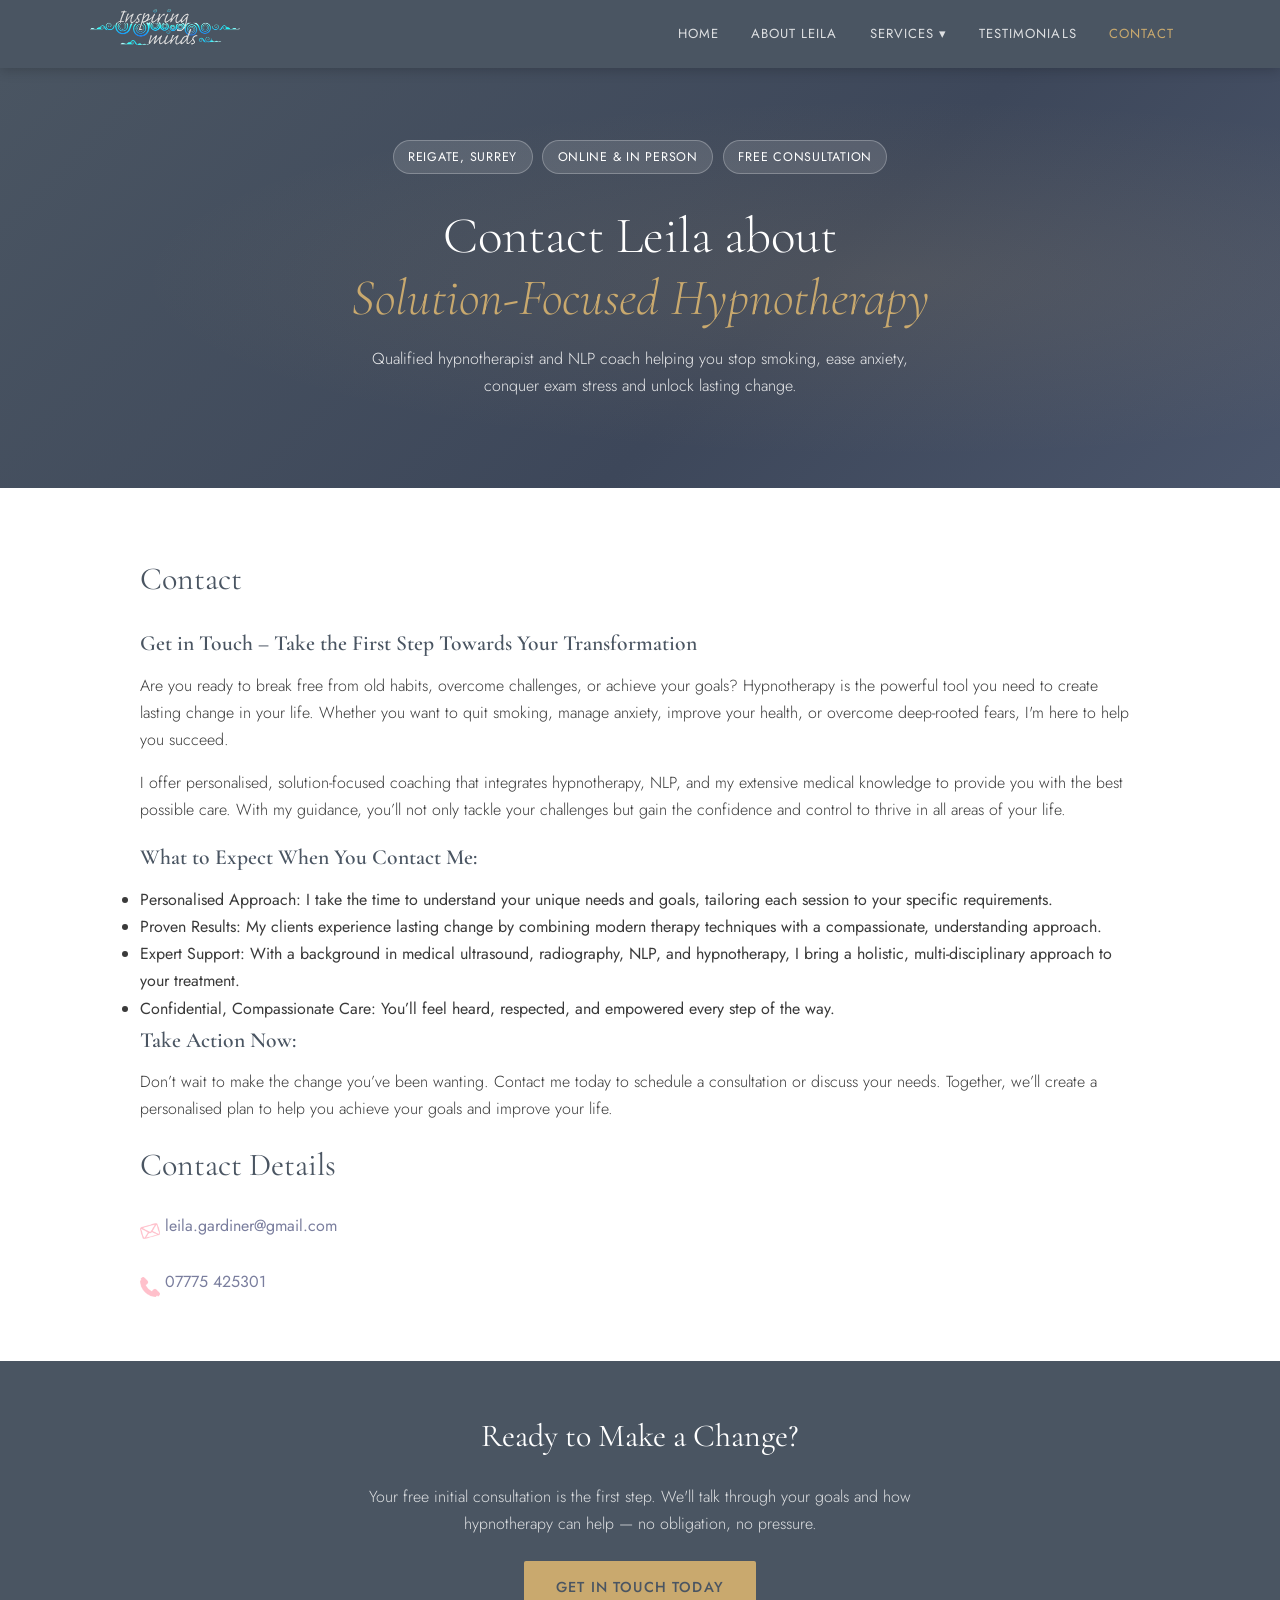
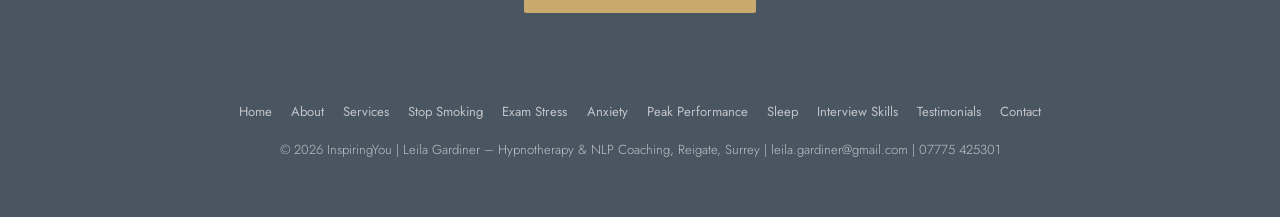
<file: contact.html>
<!DOCTYPE html>
<html lang="en">
<head>
  <!-- Google tag (gtag.js) -->
  <script async src="https://www.googletagmanager.com/gtag/js?id=G-95VFC967RC"></script>
  <script>
    window.dataLayer = window.dataLayer || [];
    function gtag(){dataLayer.push(arguments);}
    gtag('js', new Date());

    gtag('config', 'G-95VFC967RC');
  </script>
  <meta charset="UTF-8">
  <meta name="viewport" content="width=device-width, initial-scale=1.0">
  <title>Contact your Surrey Hypnotherapist | InspiringYou</title>
  <meta name="description" content="Leila Gardiner – Solution-Focused Hypnotherapist & NLP Coach in Reigate, Surrey. Helping you stop smoking, manage anxiety, reduce exam stress and transform your life. Book a free consultation today.">
  <meta name="keywords" content="hypnotherapy Surrey, hypnotherapist Reigate, stop smoking hypnotherapy, anxiety hypnotherapy Surrey, exam stress hypnotherapy, NLP coach Surrey, solution focused hypnotherapy">
  <meta name="robots" content="index, follow">
  <meta name="author" content="Leila Gardiner">
  <link rel="canonical" href="https://www.inspiringyou.uk/index.html">
  <!-- Open Graph -->
  <meta property="og:title" content="Hypnotherapy Surrey | InspiringYou – Leila Gardiner">
  <meta property="og:description" content="Solution-focused hypnotherapy and NLP coaching in Reigate, Surrey. Stop smoking, ease anxiety, ace exams. Book your free consultation.">
  <meta property="og:url" content="https://www.inspiringyou.uk/">
  <meta property="og:type" content="website">
  <!-- Schema.org LocalBusiness -->
  <script type="application/ld+json">
  {
    "@context":"https://schema.org",
    "@type":"LocalBusiness",
    "name":"InspiringYou Hypnotherapy",
    "description":"Solution-focused hypnotherapy and NLP coaching in Surrey. Specialising in stop smoking, anxiety, exam stress, confidence and wellbeing.",
    "url":"https://www.inspiringyou.uk",
    "telephone":"07775425301",
    "email":"leila.gardiner@gmail.com",
    "address":{"@type":"PostalAddress","addressLocality":"Reigate","addressRegion":"Surrey","addressCountry":"GB"},
    "geo":{"@type":"GeoCoordinates","latitude":51.2362,"longitude":-0.2030},
    "areaServed":["Reigate","Redhill","Banstead","Dorking","Epsom","Croydon","Surrey","London"],
    "priceRange":"££",
    "openingHours":"Mo-Fr 09:00-18:00",
    "sameAs":["https://www.facebook.com/InspiringBirthsBabyCalmSurrey/","https://twitter.com/inspiringbirths"]
  }
  </script>
  <link rel="preconnect" href="https://fonts.googleapis.com">
  <link rel="preconnect" href="https://fonts.gstatic.com" crossorigin>
  <link href="https://fonts.googleapis.com/css2?family=Cormorant+Garamond:ital,wght@0,300;0,400;0,600;1,300;1,400&family=Jost:wght@300;400;500&display=swap" rel="stylesheet">
  <link rel="stylesheet" href="style.css">
</head>

<body>

<nav>
  <div class="nav-inner">
    <a href="index.html" class="nav-logo"><img id="insplogo" src="images/inspiring_minds_logo-b.png" alt="Inspiring You Hypnotherapy" title="Inspiring You Hypnotherapy" /></a>
    <button class="hamburger" onclick="this.nextElementSibling.classList.toggle('open')" aria-label="Menu">
      <span></span><span></span><span></span>
    </button>
    <ul class="nav-links">
      <li><a href="index.html">Home</a></li>
      <li><a href="about.html">About Leila</a></li>
      <li class="dropdown">
        <a href="hypnosis.html">Services ▾</a>
        <ul class="dropdown-menu">
          <li><a href="hypnosis.html">All Hypnotherapy</a></li>
          <li><a href="stop-smoking.html">Stop Smoking</a></li>
          <li><a href="exam-stress.html">Exam Stress</a></li>
          <li><a href="anxiety.html">Anxiety</a></li>
		  <li><a href="peak-performance.html">Peak Performance</a></li>
		  <li><a href="interview-skills.html">Interview Skills</a></li>
		  <li><a href="sleep.html">Sleep</a></li>
        </ul>
      </li>
      <li><a href="testimonials.html">Testimonials</a></li>
      <li><a href="contact.html" class="active">Contact</a></li>
    </ul>
  </div>
</nav>

<header class="hero">
  <div class="hero-inner">
    <div class="hero-badges">
      <span class="badge">Reigate, Surrey</span>
      <span class="badge">Online &amp; In Person</span>
      <span class="badge">Free Consultation</span>
    </div>
    <h1>Contact Leila about<br><em>Solution-Focused Hypnotherapy</em></h1>
    <p>Qualified hypnotherapist and NLP coach helping you stop smoking, ease anxiety, conquer exam stress and unlock lasting change.</p>
  </div>
</header>

<!-- Services -->
<section style="background:#fff;">
  <div class="section-inner">

	<h2>Contact</h1>

	<h3>Get in Touch – Take the First Step Towards Your Transformation</h3>
	<div id='ContactSub2'>
		<p>Are you ready to break free from old habits, overcome challenges, or achieve your goals? Hypnotherapy is the powerful tool you need to create lasting change in your life. Whether you want to quit smoking, manage anxiety, improve your health, or overcome deep-rooted fears, I'm here to help you succeed.</p>
		<p>I offer personalised, solution-focused coaching that integrates hypnotherapy, NLP, and my extensive medical knowledge to provide you with the best possible care. With my guidance, you’ll not only tackle your challenges but gain the confidence and control to thrive in all areas of your life.</p>
		<h3>What to Expect When You Contact Me:</h3>
		<ul>
			<li>Personalised Approach: I take the time to understand your unique needs and goals, tailoring each session to your specific requirements.</li>
			<li>Proven Results: My clients experience lasting change by combining modern therapy techniques with a compassionate, understanding approach.</li>
			<li>Expert Support: With a background in medical ultrasound, radiography, NLP, and hypnotherapy, I bring a holistic, multi-disciplinary approach to your treatment.</li>
			<li>Confidential, Compassionate Care: You’ll feel heard, respected, and empowered every step of the way.</li>
		</ul>
		<h3>Take Action Now:</h3>
		<p>Don’t wait to make the change you’ve been wanting. Contact me today to schedule a consultation or discuss your needs. Together, we’ll create a personalised plan to help you achieve your goals and improve your life.</p>
		<h2>Contact Details</h2>
		<div class="contactdetails block">
			<div class="contactwidth inline">
				<img align="middle" height="20" src="images/email-2-64.png" alt="email" />
				<a href="MAILTO:Leila.Gardiner@gmail.com" class="contact">leila.gardiner@gmail.com</a>
			</div>
			<br />
			<div class="contactwidth">
				<img align="middle" height="20" src="images/phone-64.png" alt="phone" />
				<a href="tel:07775 425301">07775 425301</a>
			</div>
		</div>
	</div>
	</div>
</section>

<!-- CTA strip -->
<div class="strip">
  <div class="section-inner">
    <h2>Ready to Make a Change?</h2>
    <p>Your free initial consultation is the first step. We'll talk through your goals and how hypnotherapy can help — no obligation, no pressure.</p>
    <a href="contact.html" class="btn">Get in Touch Today</a>
  </div>
</div>

<footer>
  <div class="footer-links">
    <a href="index.html">Home</a>
    <a href="about.html">About</a>
    <a href="hypnosis.html">Services</a>
    <a href="stop-smoking.html">Stop Smoking</a>
    <a href="exam-stress.html">Exam Stress</a>
    <a href="anxiety.html">Anxiety</a>
    <a href="peak-performance.html">Peak Performance</a>
    <a href="sleep.html">Sleep</a>
    <a href="interview-skills.html">Interview Skills</a>
    <a href="testimonials.html">Testimonials</a>
    <a href="contact.html">Contact</a>
  </div>
  <p>© 2026 InspiringYou | Leila Gardiner – Hypnotherapy &amp; NLP Coaching, Reigate, Surrey | <a href="mailto:leila.gardiner@gmail.com">leila.gardiner@gmail.com</a> | <a href="tel:07775425301">07775 425301</a></p>
</footer>

</body>
</html>
</file>
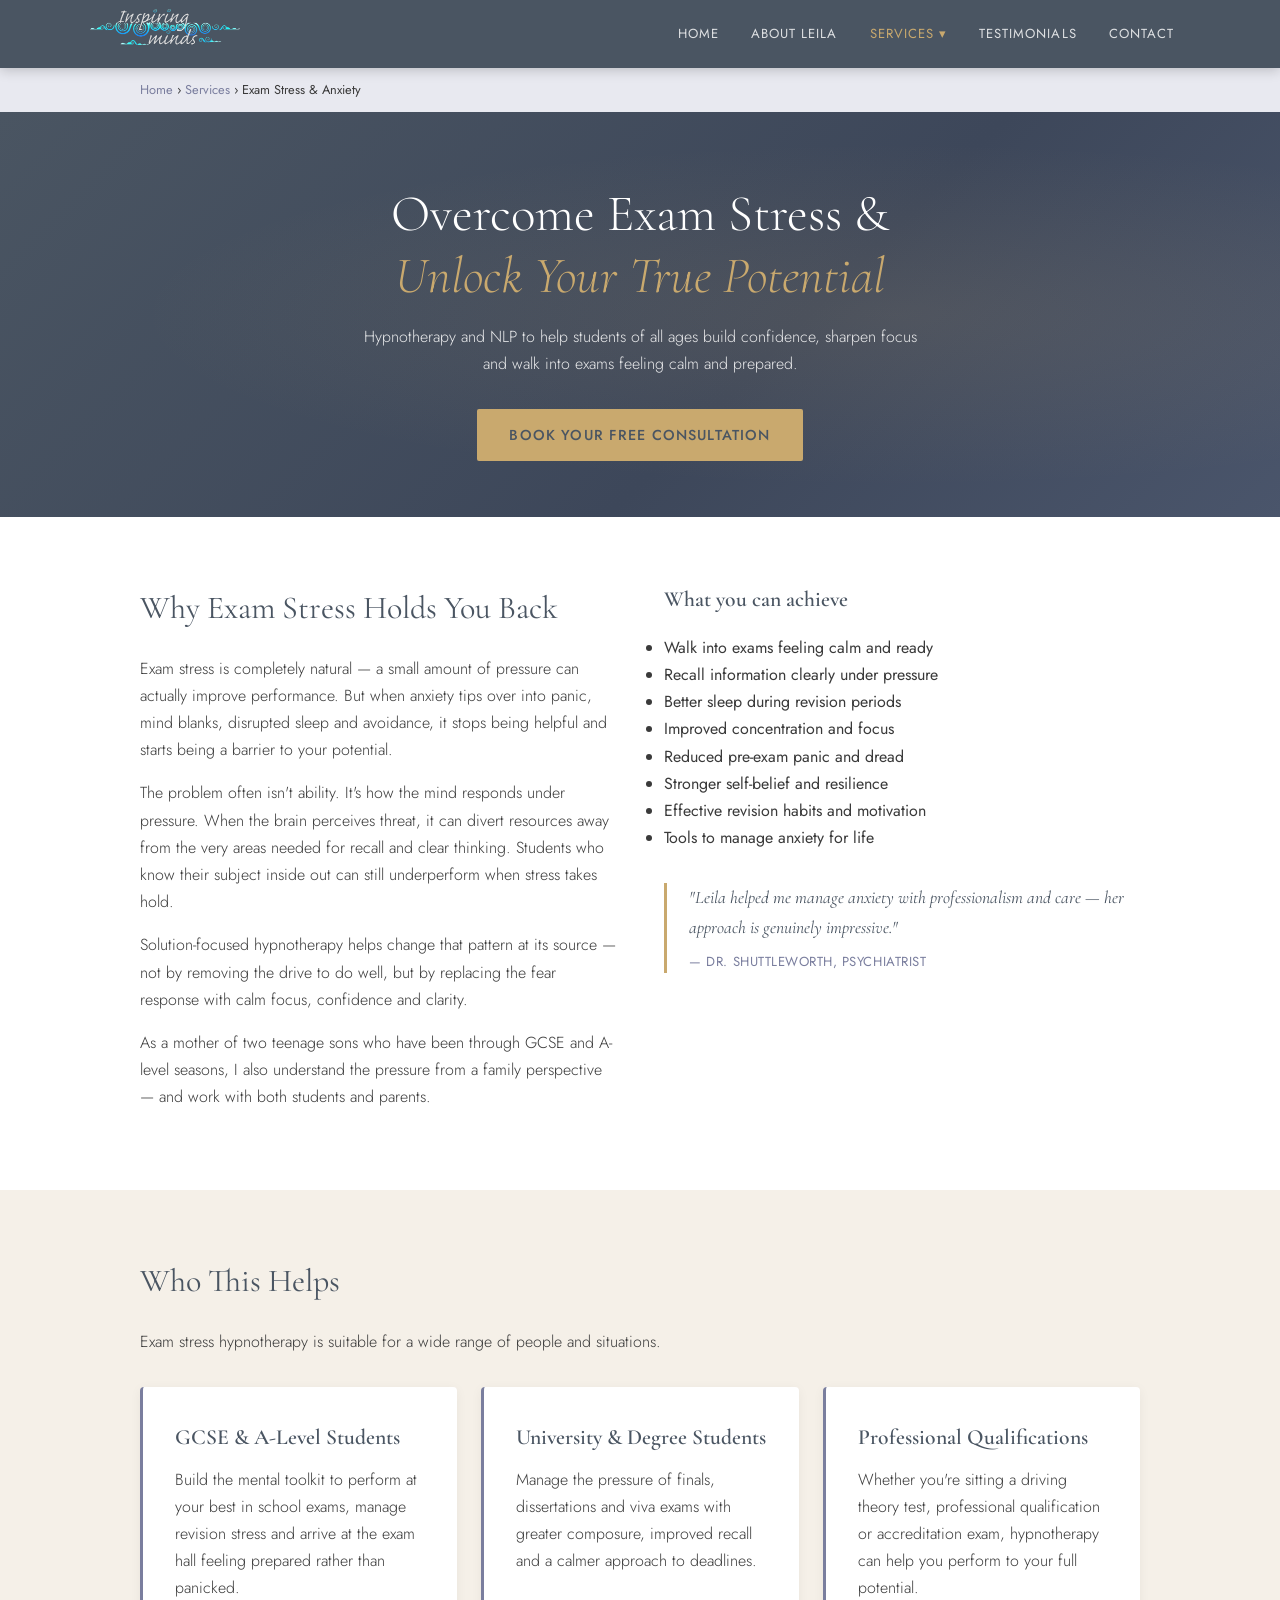
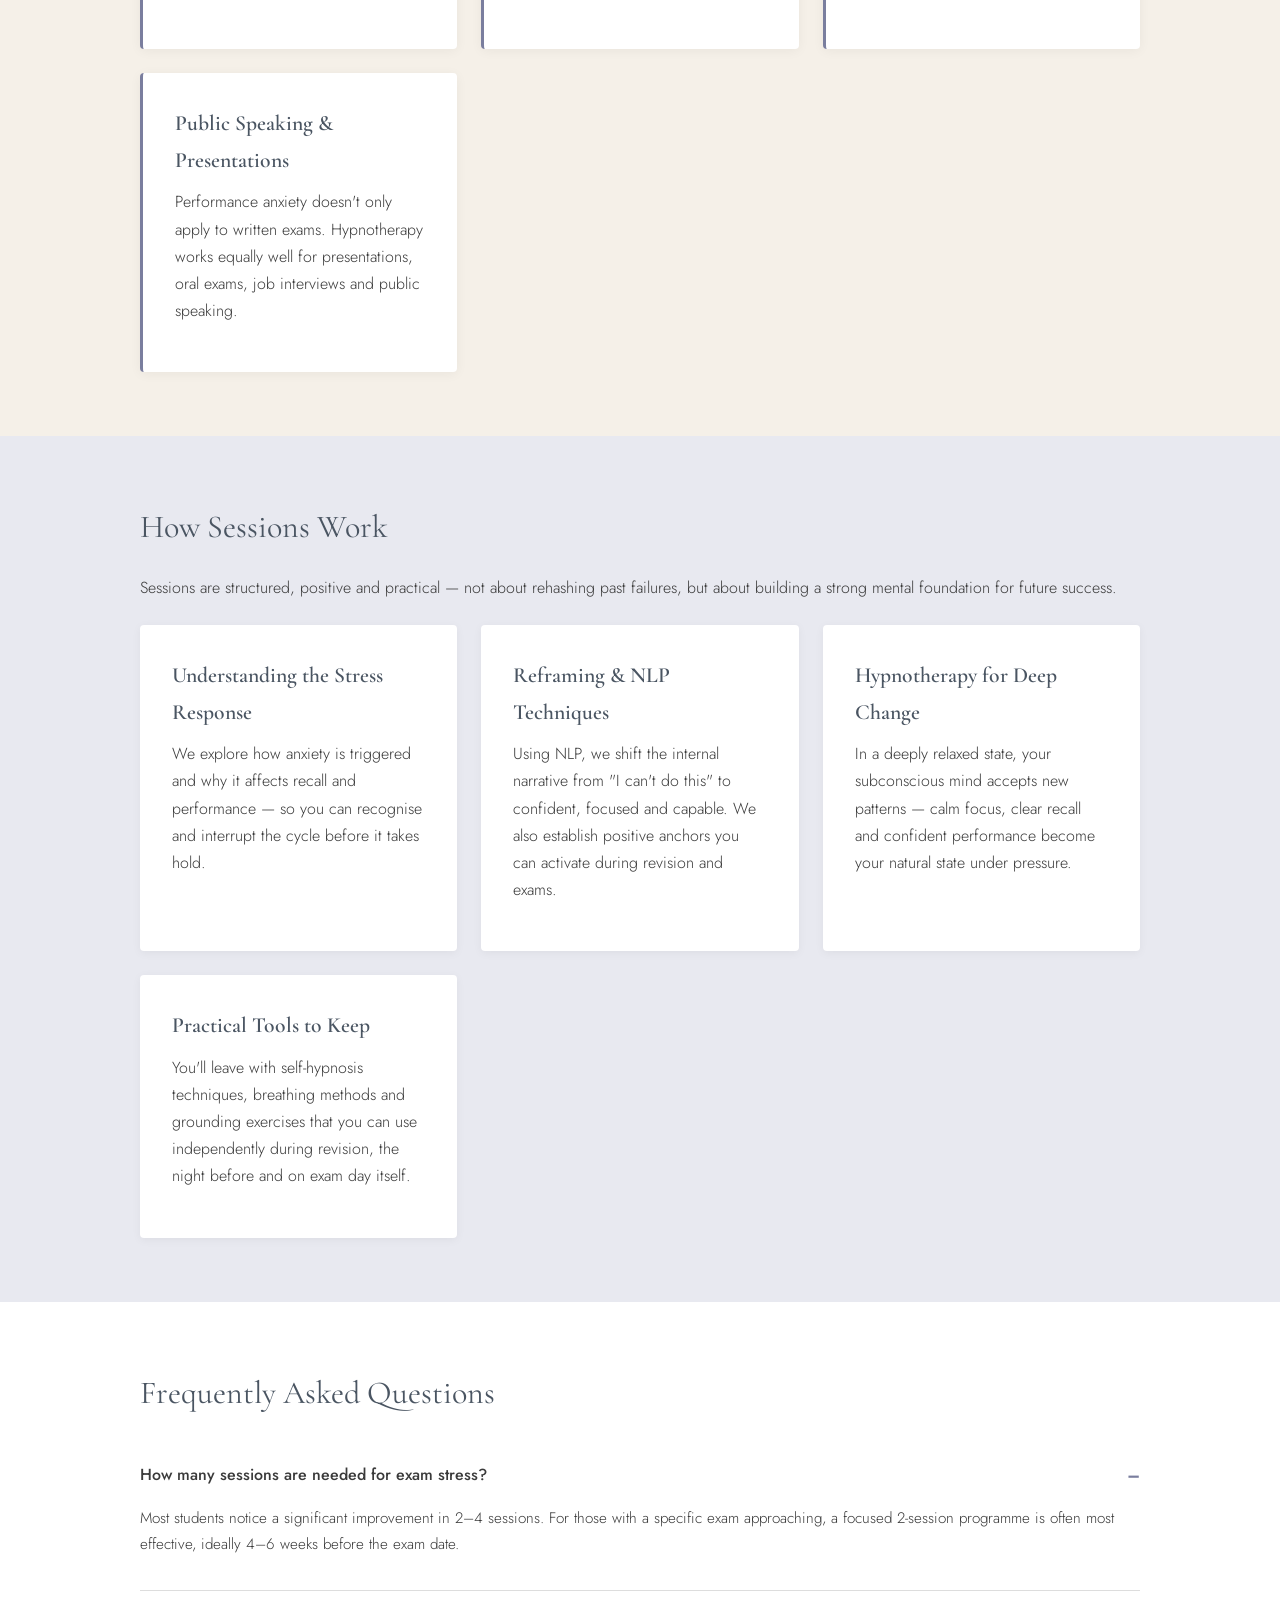
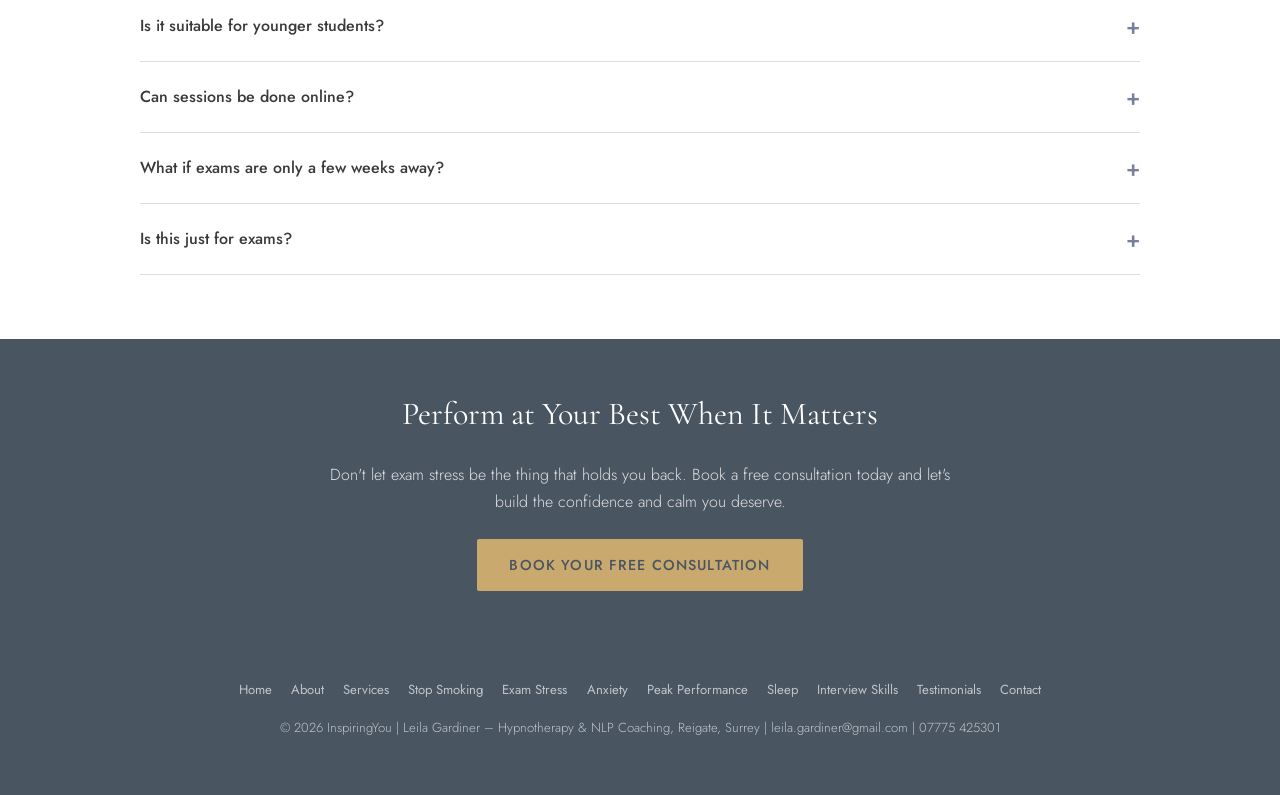
<file: exam-stress.html>
<!DOCTYPE html>
<html lang="en">
<head>
  <!-- Google tag (gtag.js) -->
  <script async src="https://www.googletagmanager.com/gtag/js?id=G-95VFC967RC"></script>
  <script>
    window.dataLayer = window.dataLayer || [];
    function gtag(){dataLayer.push(arguments);}
    gtag('js', new Date());

    gtag('config', 'G-95VFC967RC');
  </script>

  <meta charset="UTF-8">
  <meta name="viewport" content="width=device-width, initial-scale=1.0">
  <title>Exam Stress Hypnotherapy Surrey | Boost Confidence & Focus | InspiringYou</title>
  <meta name="description" content="Hypnotherapy for exam stress and anxiety in Reigate, Surrey. Leila Gardiner helps students build exam confidence, reduce performance anxiety and improve focus using solution-focused hypnotherapy and NLP. Online sessions available.">
  <meta name="keywords" content="exam stress hypnotherapy Surrey, exam anxiety hypnosis Reigate, exam confidence hypnotherapy, student anxiety hypnotherapy Surrey, performance anxiety hypnotherapy, NLP exam technique Surrey, A-level GCSE stress hypnotherapy">
  <meta name="robots" content="index, follow">
  <meta name="author" content="Leila Gardiner">
  <link rel="canonical" href="https://www.inspiringyou.uk/exam-stress.html">
  <meta property="og:title" content="Exam Stress Hypnotherapy Surrey | InspiringYou">
  <meta property="og:description" content="Help your child or yourself overcome exam stress with hypnotherapy and NLP in Surrey. Improve focus, build confidence, manage anxiety.">
  <meta property="og:url" content="https://www.inspiringyou.uk/exam-stress.html">
  <meta property="og:type" content="website">
  <script type="application/ld+json">
  {
    "@context":"https://schema.org",
    "@type":"Service",
    "name":"Exam Stress Hypnotherapy",
    "description":"Solution-focused hypnotherapy and NLP to reduce exam anxiety, build confidence and improve academic performance.",
    "provider":{"@type":"LocalBusiness","name":"InspiringYou","url":"https://www.inspiringyou.uk","telephone":"07775425301","address":{"@type":"PostalAddress","addressLocality":"Reigate","addressRegion":"Surrey","addressCountry":"GB"}},
    "areaServed":"Surrey",
    "serviceType":"Hypnotherapy"
  }
  </script>
  <link rel="preconnect" href="https://fonts.googleapis.com">
  <link rel="preconnect" href="https://fonts.gstatic.com" crossorigin>
  <link href="https://fonts.googleapis.com/css2?family=Cormorant+Garamond:ital,wght@0,300;0,400;0,600;1,300;1,400&family=Jost:wght@300;400;500&display=swap" rel="stylesheet">
  <link rel="stylesheet" href="style.css">
</head>
<body>

<nav>
  <div class="nav-inner">
    <a href="index.html" class="nav-logo"><img id="insplogo" src="images/inspiring_minds_logo-b.png" alt="Inspiring You Hypnotherapy" title="Inspiring You Hypnotherapy" /></a>
    <button class="hamburger" onclick="this.nextElementSibling.classList.toggle('open')" aria-label="Menu">
      <span></span><span></span><span></span>
    </button>
    <ul class="nav-links">
      <li><a href="index.html">Home</a></li>
      <li><a href="about.html">About Leila</a></li>
      <li class="dropdown">
        <a href="hypnosis.html" class="active">Services ▾</a>
        <ul class="dropdown-menu">
          <li><a href="hypnosis.html">All Hypnotherapy</a></li>
          <li><a href="stop-smoking.html">Stop Smoking</a></li>
          <li><a href="exam-stress.html" class="active">Exam Stress</a></li>
          <li><a href="anxiety.html">Anxiety</a></li>
		  <li><a href="peak-performance.html">Peak Performance</a></li>
		  <li><a href="interview-skills.html">Interview Skills</a></li>
		  <li><a href="sleep.html">Sleep</a></li>
        </ul>
      </li>
      <li><a href="testimonials.html">Testimonials</a></li>
      <li><a href="contact.html">Contact</a></li>
    </ul>
  </div>
</nav>

<div class="breadcrumb"><div class="bc"><a href="index.html">Home</a> › <a href="hypnosis.html">Services</a> › Exam Stress &amp; Anxiety</div></div>

<header class="hero">
  <div class="hero-inner">
    <h1>Overcome Exam Stress &amp;<br><em>Unlock Your True Potential</em></h1>
    <p>Hypnotherapy and NLP to help students of all ages build confidence, sharpen focus and walk into exams feeling calm and prepared.</p>
    <a href="contact.html" class="btn">Book Your Free Consultation</a>
  </div>
</header>

<section style="background:#fff;">
  <div class="section-inner">
    <div class="two-col">
      <div>
        <h2>Why Exam Stress Holds You Back</h2>
        <p>Exam stress is completely natural — a small amount of pressure can actually improve performance. But when anxiety tips over into panic, mind blanks, disrupted sleep and avoidance, it stops being helpful and starts being a barrier to your potential.</p>
        <p>The problem often isn't ability. It's how the mind responds under pressure. When the brain perceives threat, it can divert resources away from the very areas needed for recall and clear thinking. Students who know their subject inside out can still underperform when stress takes hold.</p>
        <p>Solution-focused hypnotherapy helps change that pattern at its source — not by removing the drive to do well, but by replacing the fear response with calm focus, confidence and clarity.</p>
        <p>As a mother of two teenage sons who have been through GCSE and A-level seasons, I also understand the pressure from a family perspective — and work with both students and parents.</p>
      </div>
      <div>
        <h3 style="margin-bottom:1rem;">What you can achieve</h3>
        <ul class="benefit-list">
          <li>Walk into exams feeling calm and ready</li>
          <li>Recall information clearly under pressure</li>
          <li>Better sleep during revision periods</li>
          <li>Improved concentration and focus</li>
          <li>Reduced pre-exam panic and dread</li>
          <li>Stronger self-belief and resilience</li>
          <li>Effective revision habits and motivation</li>
          <li>Tools to manage anxiety for life</li>
        </ul>
        <blockquote>
          "Leila helped me manage anxiety with professionalism and care — her approach is genuinely impressive."
          <cite>— Dr. Shuttleworth, Psychiatrist</cite>
        </blockquote>
      </div>
    </div>
  </div>
</section>

<section>
  <div class="section-inner">
    <h2>Who This Helps</h2>
    <p>Exam stress hypnotherapy is suitable for a wide range of people and situations.</p>
    <div class="cards">
      <div class="card">
        <h3>GCSE &amp; A-Level Students</h3>
        <p>Build the mental toolkit to perform at your best in school exams, manage revision stress and arrive at the exam hall feeling prepared rather than panicked.</p>
      </div>
      <div class="card">
        <h3>University &amp; Degree Students</h3>
        <p>Manage the pressure of finals, dissertations and viva exams with greater composure, improved recall and a calmer approach to deadlines.</p>
      </div>
      <div class="card">
        <h3>Professional Qualifications</h3>
        <p>Whether you're sitting a driving theory test, professional qualification or accreditation exam, hypnotherapy can help you perform to your full potential.</p>
      </div>
      <div class="card">
        <h3>Public Speaking &amp; Presentations</h3>
        <p>Performance anxiety doesn't only apply to written exams. Hypnotherapy works equally well for presentations, oral exams, job interviews and public speaking.</p>
      </div>
    </div>
  </div>
</section>

<section style="background:var(--light-sage);">
  <div class="section-inner">
    <h2>How Sessions Work</h2>
    <p>Sessions are structured, positive and practical — not about rehashing past failures, but about building a strong mental foundation for future success.</p>
    <div style="display:grid;grid-template-columns:repeat(auto-fit,minmax(280px,1fr));gap:1.5rem;margin-top:1.5rem;">
      <div style="background:#fff;padding:2rem;border-radius:4px;box-shadow:0 2px 10px rgba(0,0,0,.05);">
        <h3>Understanding the Stress Response</h3>
        <p>We explore how anxiety is triggered and why it affects recall and performance — so you can recognise and interrupt the cycle before it takes hold.</p>
      </div>
      <div style="background:#fff;padding:2rem;border-radius:4px;box-shadow:0 2px 10px rgba(0,0,0,.05);">
        <h3>Reframing &amp; NLP Techniques</h3>
        <p>Using NLP, we shift the internal narrative from "I can't do this" to confident, focused and capable. We also establish positive anchors you can activate during revision and exams.</p>
      </div>
      <div style="background:#fff;padding:2rem;border-radius:4px;box-shadow:0 2px 10px rgba(0,0,0,.05);">
        <h3>Hypnotherapy for Deep Change</h3>
        <p>In a deeply relaxed state, your subconscious mind accepts new patterns — calm focus, clear recall and confident performance become your natural state under pressure.</p>
      </div>
      <div style="background:#fff;padding:2rem;border-radius:4px;box-shadow:0 2px 10px rgba(0,0,0,.05);">
        <h3>Practical Tools to Keep</h3>
        <p>You'll leave with self-hypnosis techniques, breathing methods and grounding exercises that you can use independently during revision, the night before and on exam day itself.</p>
      </div>
    </div>
  </div>
</section>

<section style="background:#fff;">
  <div class="section-inner">
    <h2>Frequently Asked Questions</h2>
    <details open>
      <summary>How many sessions are needed for exam stress?</summary>
      <p>Most students notice a significant improvement in 2–4 sessions. For those with a specific exam approaching, a focused 2-session programme is often most effective, ideally 4–6 weeks before the exam date.</p>
    </details>
    <details>
      <summary>Is it suitable for younger students?</summary>
      <p>Yes. I work with students from GCSE age upwards. Sessions for younger clients are adapted to be engaging, age-appropriate and positive, with parental involvement as appropriate. Please get in touch to discuss your child's specific needs.</p>
    </details>
    <details>
      <summary>Can sessions be done online?</summary>
      <p>Absolutely. Online sessions via Zoom are available and work very well for students who find it easier to relax at home. Many students and parents also find this more convenient around school and revision timetables.</p>
    </details>
    <details>
      <summary>What if exams are only a few weeks away?</summary>
      <p>Don't worry — even one or two sessions can make a meaningful difference. Get in touch as soon as possible and we'll create the most effective plan for the time available.</p>
    </details>
    <details>
      <summary>Is this just for exams?</summary>
      <p>No. The skills developed for exam confidence transfer directly to public speaking, job interviews, driving tests, sports performance and any situation where you want to perform at your best under pressure.</p>
    </details>
  </div>
</section>

<div class="strip">
  <div class="section-inner">
    <h2>Perform at Your Best When It Matters</h2>
    <p>Don't let exam stress be the thing that holds you back. Book a free consultation today and let's build the confidence and calm you deserve.</p>
    <a href="contact.html" class="btn">Book Your Free Consultation</a>
  </div>
</div>

<footer>
  <div class="footer-links">
    <a href="index.html">Home</a>
    <a href="about.html">About</a>
    <a href="hypnosis.html">Services</a>
    <a href="stop-smoking.html">Stop Smoking</a>
    <a href="exam-stress.html">Exam Stress</a>
    <a href="anxiety.html">Anxiety</a>
    <a href="peak-performance.html">Peak Performance</a>
    <a href="sleep.html">Sleep</a>
    <a href="interview-skills.html">Interview Skills</a>
    <a href="testimonials.html">Testimonials</a>
    <a href="contact.html">Contact</a>
  </div>
  <p>© 2026 InspiringYou | Leila Gardiner – Hypnotherapy &amp; NLP Coaching, Reigate, Surrey | <a href="mailto:leila.gardiner@gmail.com">leila.gardiner@gmail.com</a> | <a href="tel:07775425301">07775 425301</a></p>
</footer>

</body>
</html>
</file>
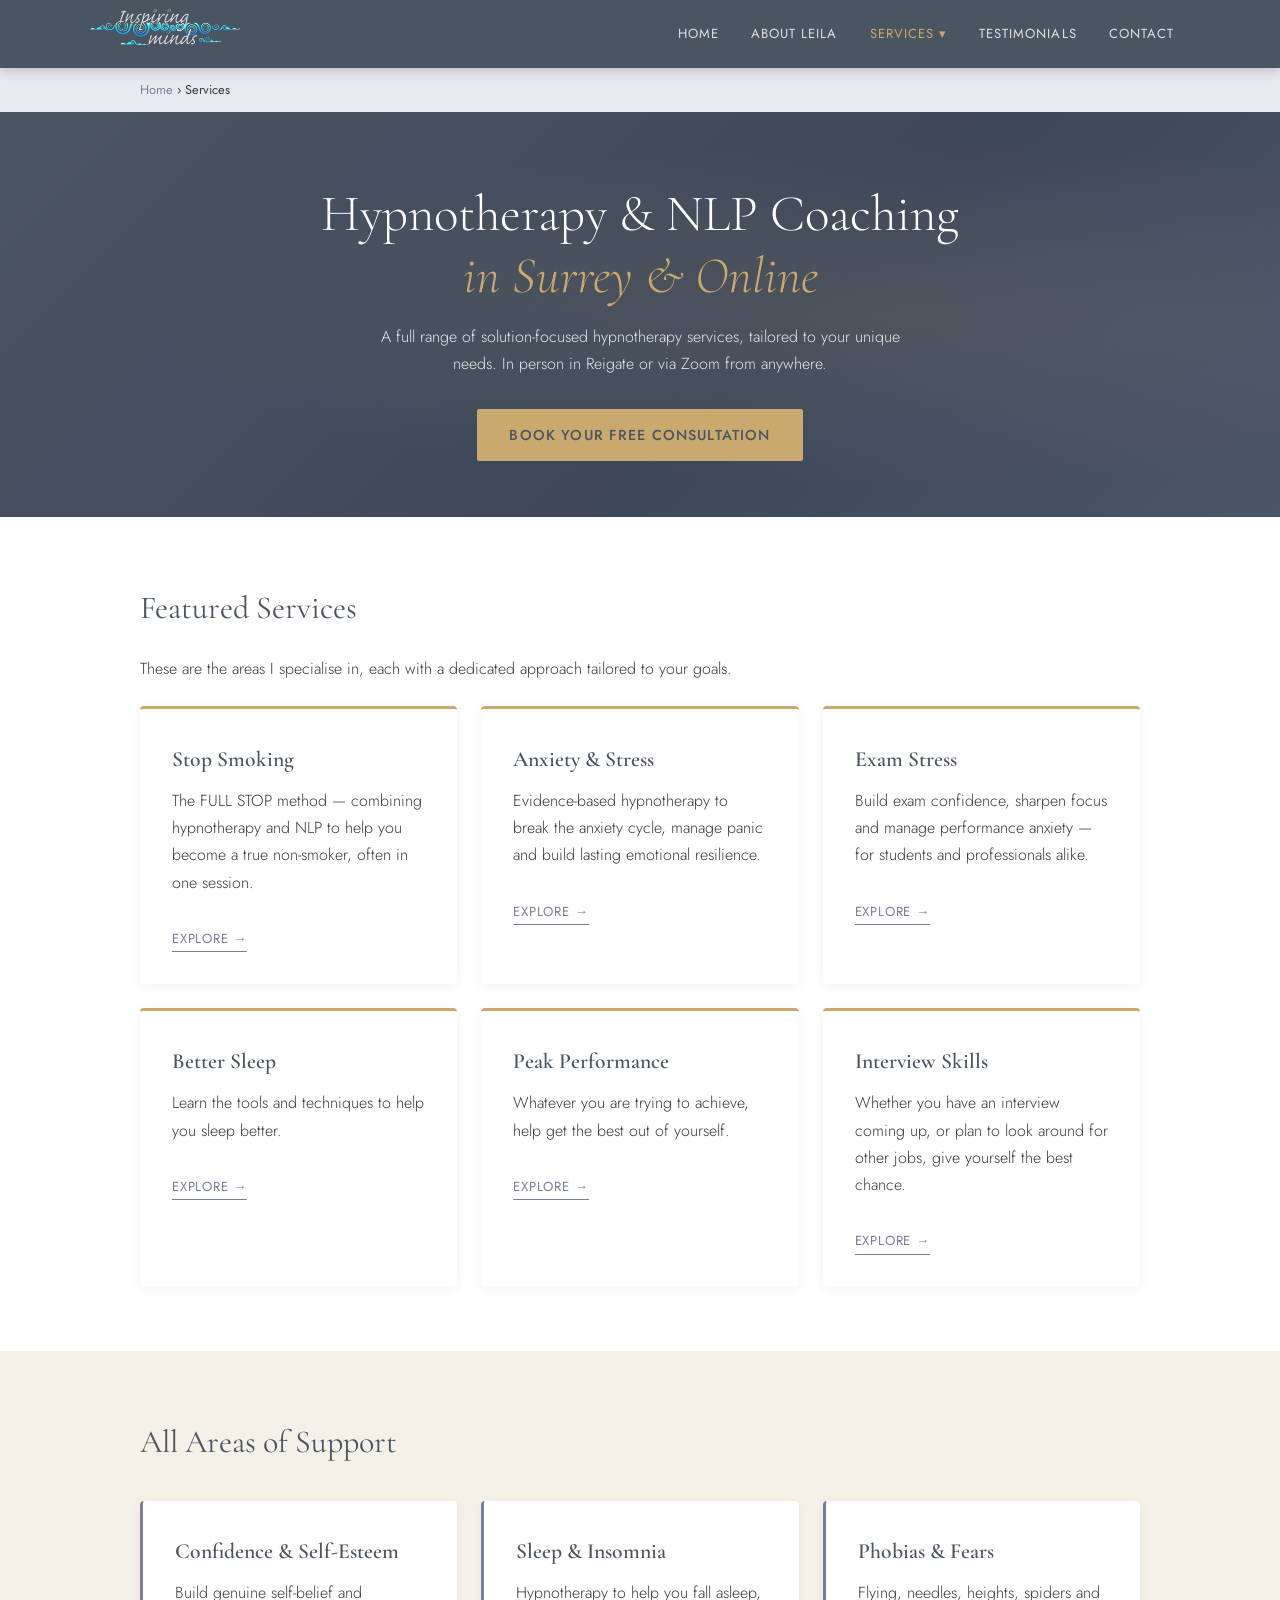
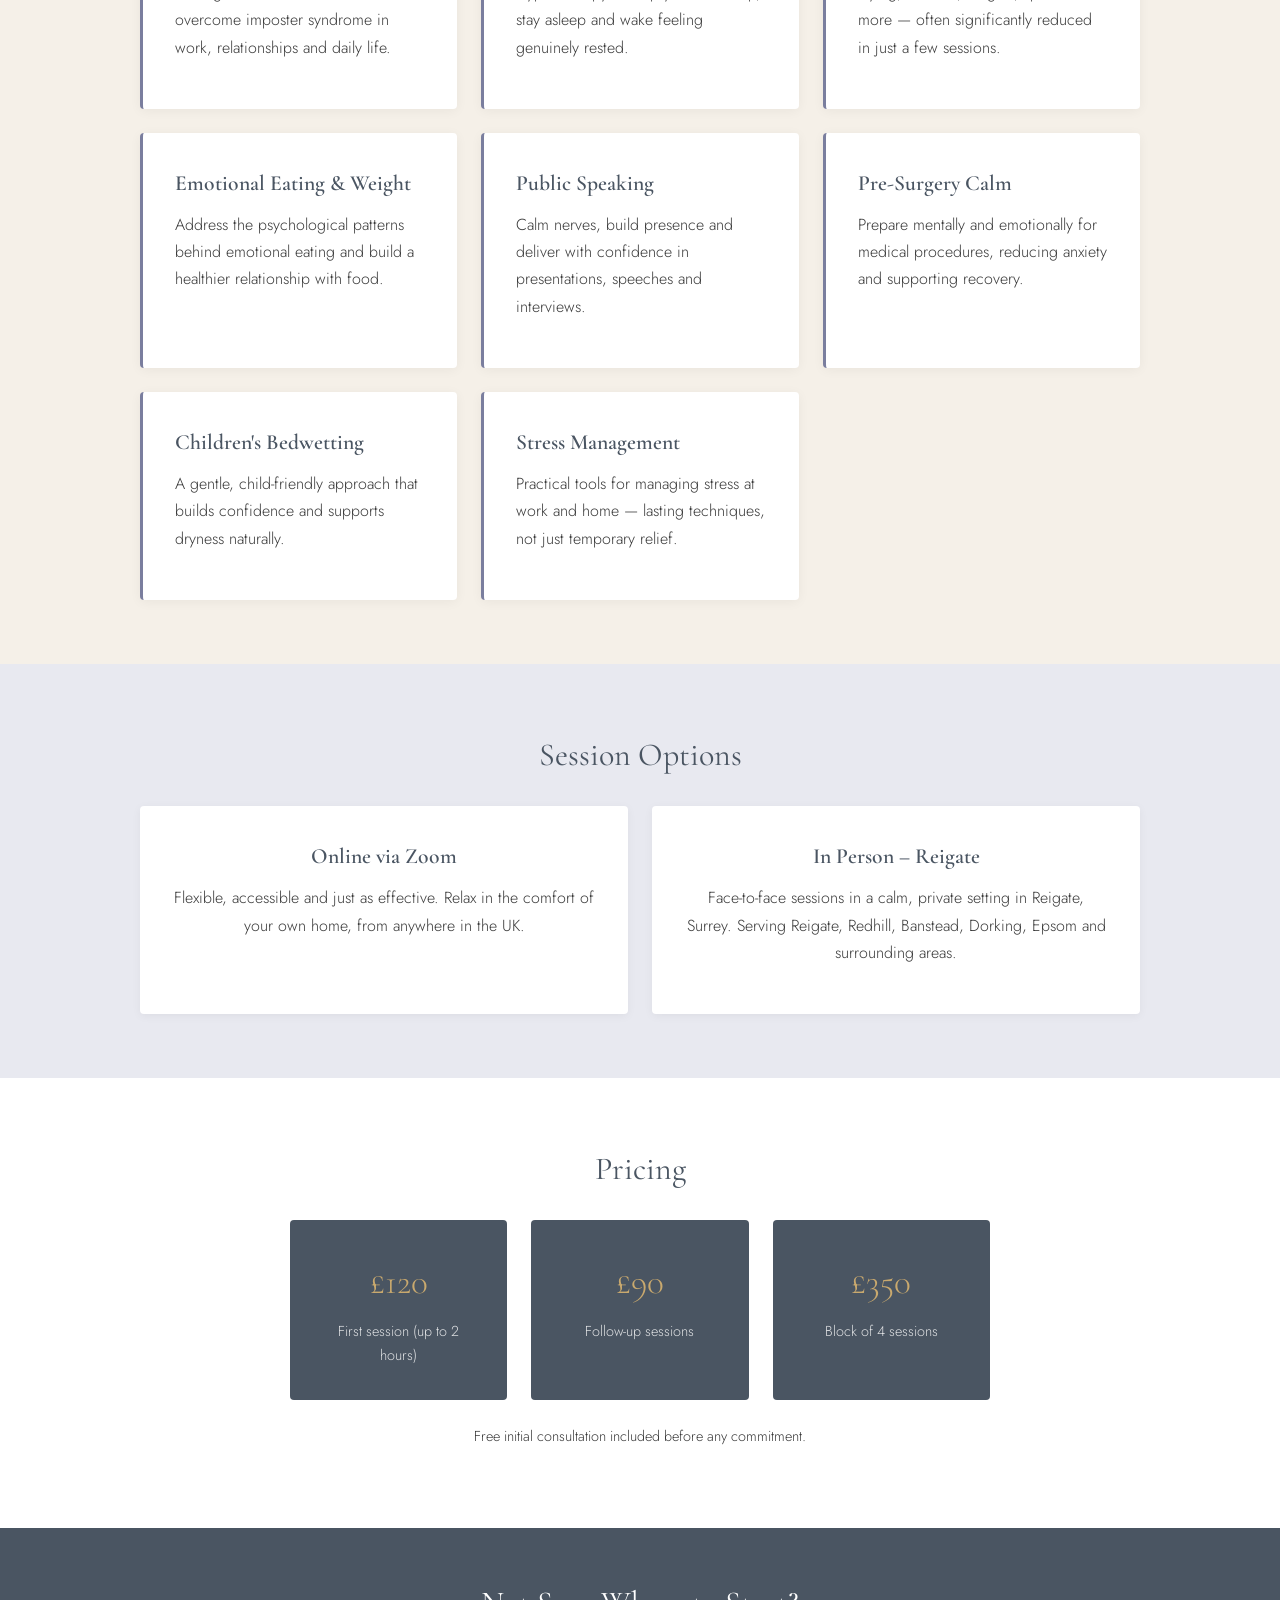
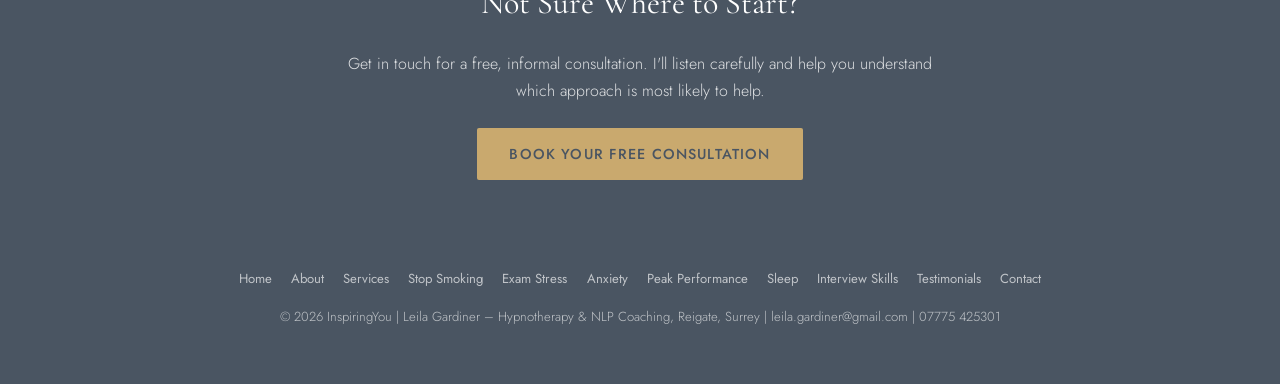
<file: hypnosis.html>
<!DOCTYPE html>
<html lang="en">
<head>
  <!-- Google tag (gtag.js) -->
  <script async src="https://www.googletagmanager.com/gtag/js?id=G-95VFC967RC"></script>
  <script>
    window.dataLayer = window.dataLayer || [];
    function gtag(){dataLayer.push(arguments);}
    gtag('js', new Date());

    gtag('config', 'G-95VFC967RC');
  </script>

  <meta charset="UTF-8">
  <meta name="viewport" content="width=device-width, initial-scale=1.0">
  <title>Hypnotherapy Services Surrey | Solution-Focused Hypnotherapy | InspiringYou</title>
  <meta name="description" content="Solution-focused hypnotherapy and NLP coaching in Reigate, Surrey. Services include stop smoking, anxiety, exam stress, insomnia, phobias, confidence and more. Online and in-person sessions available.">
  <meta name="keywords" content="hypnotherapy Surrey, solution focused hypnotherapy Reigate, NLP coaching Surrey, hypnotherapy services, hypnotherapy for anxiety, hypnotherapy for insomnia, phobia hypnotherapy Surrey">
  <meta name="robots" content="index, follow">
  <meta name="author" content="Leila Gardiner">
  <link rel="canonical" href="https://www.inspiringyou.uk/hypnosis.html">
  <meta property="og:title" content="Hypnotherapy Services Surrey | InspiringYou">
  <meta property="og:description" content="Full range of solution-focused hypnotherapy services in Reigate, Surrey. Stop smoking, anxiety, exam stress, insomnia, phobias and more.">
  <meta property="og:url" content="https://www.inspiringyou.uk/hypnosis.html">
  <meta property="og:type" content="website">
  <link rel="preconnect" href="https://fonts.googleapis.com">
  <link rel="preconnect" href="https://fonts.gstatic.com" crossorigin>
  <link href="https://fonts.googleapis.com/css2?family=Cormorant+Garamond:ital,wght@0,300;0,400;0,600;1,300;1,400&family=Jost:wght@300;400;500&display=swap" rel="stylesheet">
  <link rel="stylesheet" href="style.css">
</head>
<body>

<nav>
  <div class="nav-inner">
    <a href="index.html" class="nav-logo"><img id="insplogo" src="images/inspiring_minds_logo-b.png" alt="Inspiring You Hypnotherapy" title="Inspiring You Hypnotherapy" /></a>
    <button class="hamburger" onclick="this.nextElementSibling.classList.toggle('open')" aria-label="Menu">
      <span></span><span></span><span></span>
    </button>
    <ul class="nav-links">
      <li><a href="index.html">Home</a></li>
      <li><a href="about.html">About Leila</a></li>
      <li class="dropdown">
        <a href="hypnosis.html" class="active">Services ▾</a>
        <ul class="dropdown-menu">
          <li><a href="hypnosis.html" class="active">All Hypnotherapy</a></li>
          <li><a href="stop-smoking.html">Stop Smoking</a></li>
          <li><a href="exam-stress.html">Exam Stress</a></li>
          <li><a href="anxiety.html">Anxiety</a></li>
		  <li><a href="peak-performance.html">Peak Performance</a></li>
		  <li><a href="interview-skills.html">Interview Skills</a></li>
		  <li><a href="sleep.html">Sleep</a></li>
        </ul>
      </li>
      <li><a href="testimonials.html">Testimonials</a></li>
      <li><a href="contact.html">Contact</a></li>
    </ul>
  </div>
</nav>

<div class="breadcrumb"><div class="bc"><a href="index.html">Home</a> › Services</div></div>

<header class="hero">
  <div class="hero-inner">
    <h1>Hypnotherapy &amp; NLP Coaching<br><em>in Surrey &amp; Online</em></h1>
    <p>A full range of solution-focused hypnotherapy services, tailored to your unique needs. In person in Reigate or via Zoom from anywhere.</p>
    <a href="contact.html" class="btn">Book Your Free Consultation</a>
  </div>
</header>

<section style="background:#fff;">
  <div class="section-inner">
    <h2>Featured Services</h2>
    <p>These are the areas I specialise in, each with a dedicated approach tailored to your goals.</p>
    <div class="feature-cards">
      <div class="fcard">
        <h3>Stop Smoking</h3>
        <p>The FULL STOP method — combining hypnotherapy and NLP to help you become a true non-smoker, often in one session.</p>
        <a href="stop-smoking.html" class="more">Explore →</a>
      </div>
      <div class="fcard">
        <h3>Anxiety &amp; Stress</h3>
        <p>Evidence-based hypnotherapy to break the anxiety cycle, manage panic and build lasting emotional resilience.</p>
        <a href="anxiety.html" class="more">Explore →</a>
      </div>
      <div class="fcard">
        <h3>Exam Stress</h3>
        <p>Build exam confidence, sharpen focus and manage performance anxiety — for students and professionals alike.</p>
        <a href="exam-stress.html" class="more">Explore →</a>
      </div>
	  <div class="fcard">
        <h3>Better Sleep</h3>
        <p>Learn the tools and techniques to help you sleep better.</p>
        <a href="sleep.html" class="more">Explore →</a>
      </div>
	  <div class="fcard">
        <h3>Peak Performance</h3>
        <p>Whatever you are trying to achieve, help get the best out of yourself.</p>
        <a href="peak-performance.html" class="more">Explore →</a>
      </div>
	  <div class="fcard">
        <h3>Interview Skills</h3>
        <p>Whether you have an interview coming up, or plan to look around for other jobs, give yourself the best chance.</p>
        <a href="interview-skills.html" class="more">Explore →</a>
      </div>
    </div>
  </div>
</section>

<section>
  <div class="section-inner">
    <h2>All Areas of Support</h2>
    <div class="cards">
      <div class="card"><h3>Confidence &amp; Self-Esteem</h3><p>Build genuine self-belief and overcome imposter syndrome in work, relationships and daily life.</p></div>
      <div class="card"><h3>Sleep &amp; Insomnia</h3><p>Hypnotherapy to help you fall asleep, stay asleep and wake feeling genuinely rested.</p></div>
      <div class="card"><h3>Phobias &amp; Fears</h3><p>Flying, needles, heights, spiders and more — often significantly reduced in just a few sessions.</p></div>
      <div class="card"><h3>Emotional Eating &amp; Weight</h3><p>Address the psychological patterns behind emotional eating and build a healthier relationship with food.</p></div>
      <div class="card"><h3>Public Speaking</h3><p>Calm nerves, build presence and deliver with confidence in presentations, speeches and interviews.</p></div>
      <div class="card"><h3>Pre-Surgery Calm</h3><p>Prepare mentally and emotionally for medical procedures, reducing anxiety and supporting recovery.</p></div>
      <div class="card"><h3>Children's Bedwetting</h3><p>A gentle, child-friendly approach that builds confidence and supports dryness naturally.</p></div>
      <div class="card"><h3>Stress Management</h3><p>Practical tools for managing stress at work and home — lasting techniques, not just temporary relief.</p></div>
    </div>
  </div>
</section>

<section style="background:var(--light-sage);">
  <div class="section-inner">
    <h2 style="text-align:center;">Session Options</h2>
    <div style="display:grid;grid-template-columns:repeat(auto-fit,minmax(260px,1fr));gap:1.5rem;margin-top:1.5rem;">
      <div style="background:#fff;padding:2rem;border-radius:4px;box-shadow:0 2px 10px rgba(0,0,0,.05);text-align:center;">
        <h3>Online via Zoom</h3>
        <p>Flexible, accessible and just as effective. Relax in the comfort of your own home, from anywhere in the UK.</p>
      </div>
      <div style="background:#fff;padding:2rem;border-radius:4px;box-shadow:0 2px 10px rgba(0,0,0,.05);text-align:center;">
        <h3>In Person – Reigate</h3>
        <p>Face-to-face sessions in a calm, private setting in Reigate, Surrey. Serving Reigate, Redhill, Banstead, Dorking, Epsom and surrounding areas.</p>
      </div>
    </div>
  </div>
</section>

<section style="background:#fff;">
  <div class="section-inner">
    <h2 style="text-align:center;">Pricing</h2>
    <div class="price-row">
      <div class="price-box"><div class="amount">£120</div><p>First session (up to 2 hours)</p></div>
      <div class="price-box"><div class="amount">£90</div><p>Follow-up sessions</p></div>
      <div class="price-box"><div class="amount">£350</div><p>Block of 4 sessions</p></div>
    </div>
    <p style="text-align:center;margin-top:1.5rem;font-size:.9rem;">Free initial consultation included before any commitment.</p>
  </div>
</section>

<div class="strip">
  <div class="section-inner">
    <h2>Not Sure Where to Start?</h2>
    <p>Get in touch for a free, informal consultation. I'll listen carefully and help you understand which approach is most likely to help.</p>
    <a href="contact.html" class="btn">Book Your Free Consultation</a>
  </div>
</div>

<footer>
  <div class="footer-links">
    <a href="index.html">Home</a>
    <a href="about.html">About</a>
    <a href="hypnosis.html">Services</a>
    <a href="stop-smoking.html">Stop Smoking</a>
    <a href="exam-stress.html">Exam Stress</a>
    <a href="anxiety.html">Anxiety</a>
    <a href="peak-performance.html">Peak Performance</a>
    <a href="sleep.html">Sleep</a>
    <a href="interview-skills.html">Interview Skills</a>
    <a href="testimonials.html">Testimonials</a>
    <a href="contact.html">Contact</a>
  </div>
  <p>© 2026 InspiringYou | Leila Gardiner – Hypnotherapy &amp; NLP Coaching, Reigate, Surrey | <a href="mailto:leila.gardiner@gmail.com">leila.gardiner@gmail.com</a> | <a href="tel:07775425301">07775 425301</a></p>
</footer>

</body>
</html>
</file>
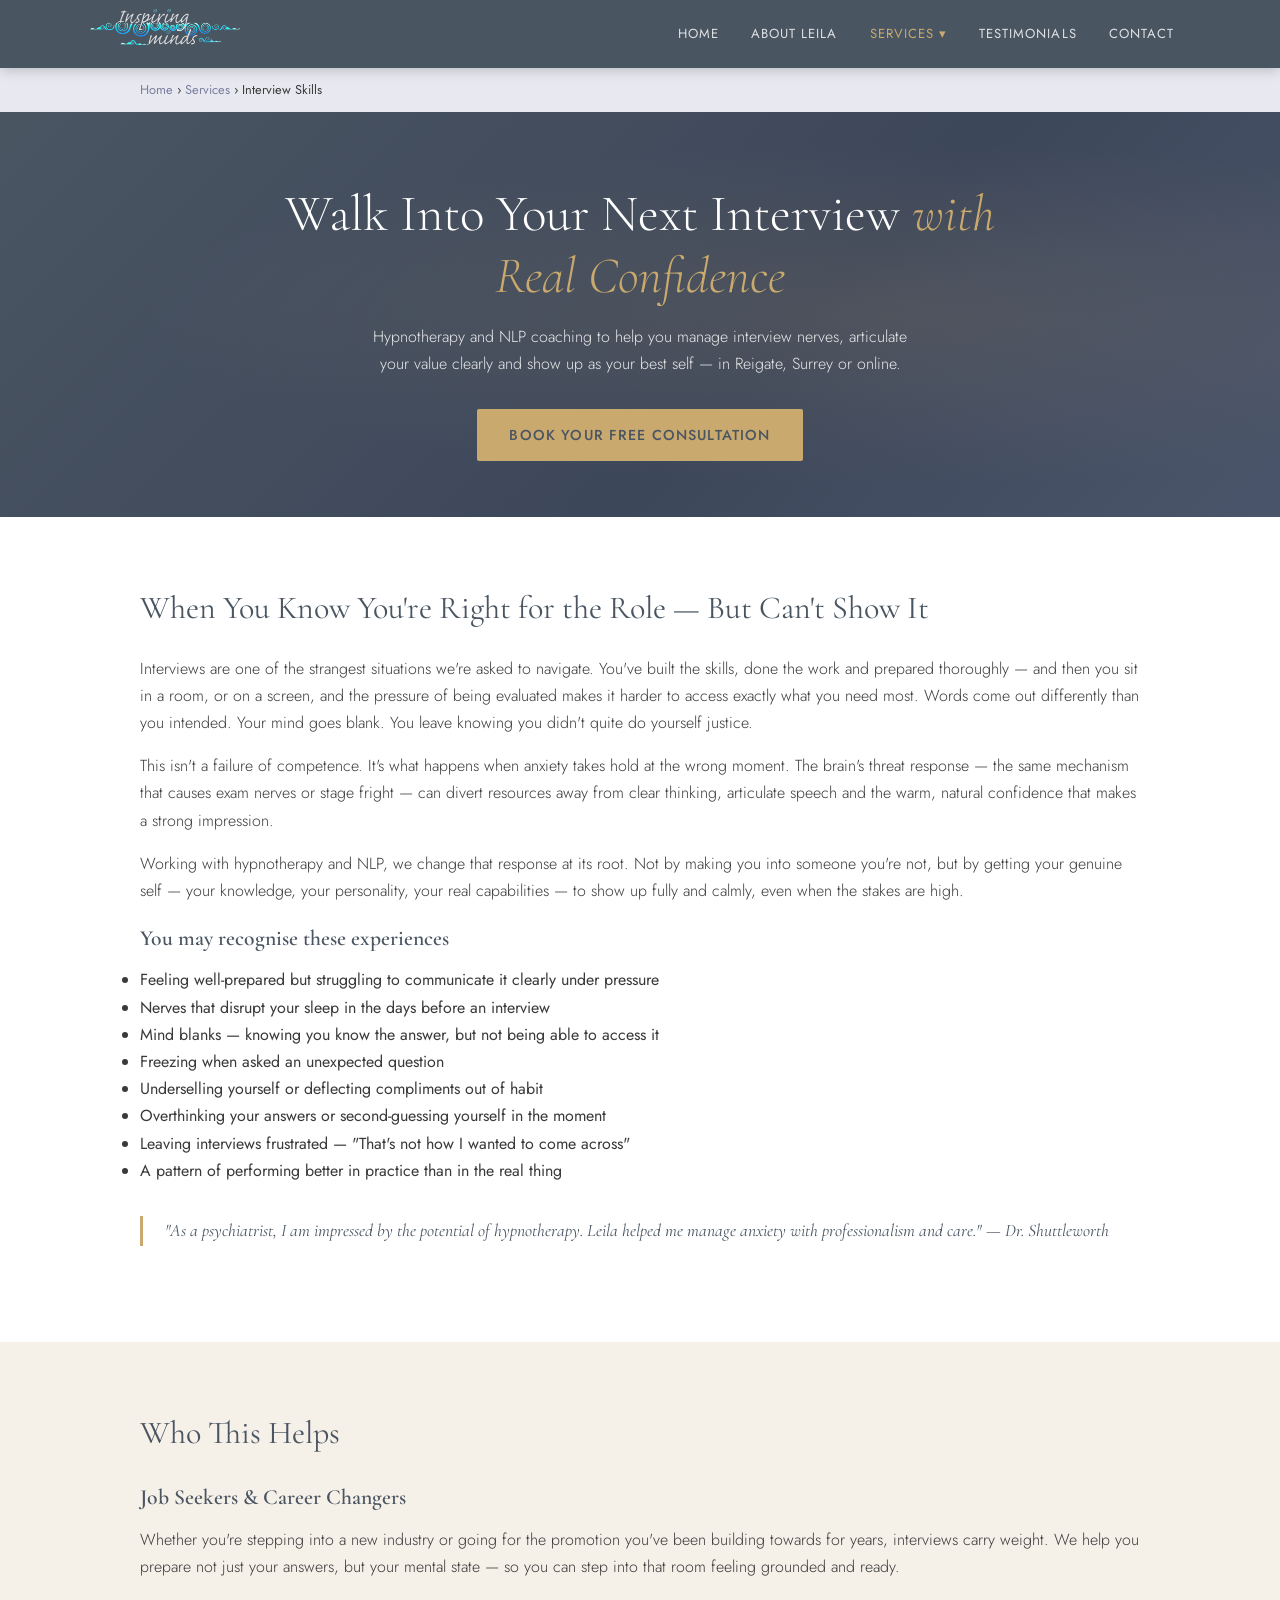
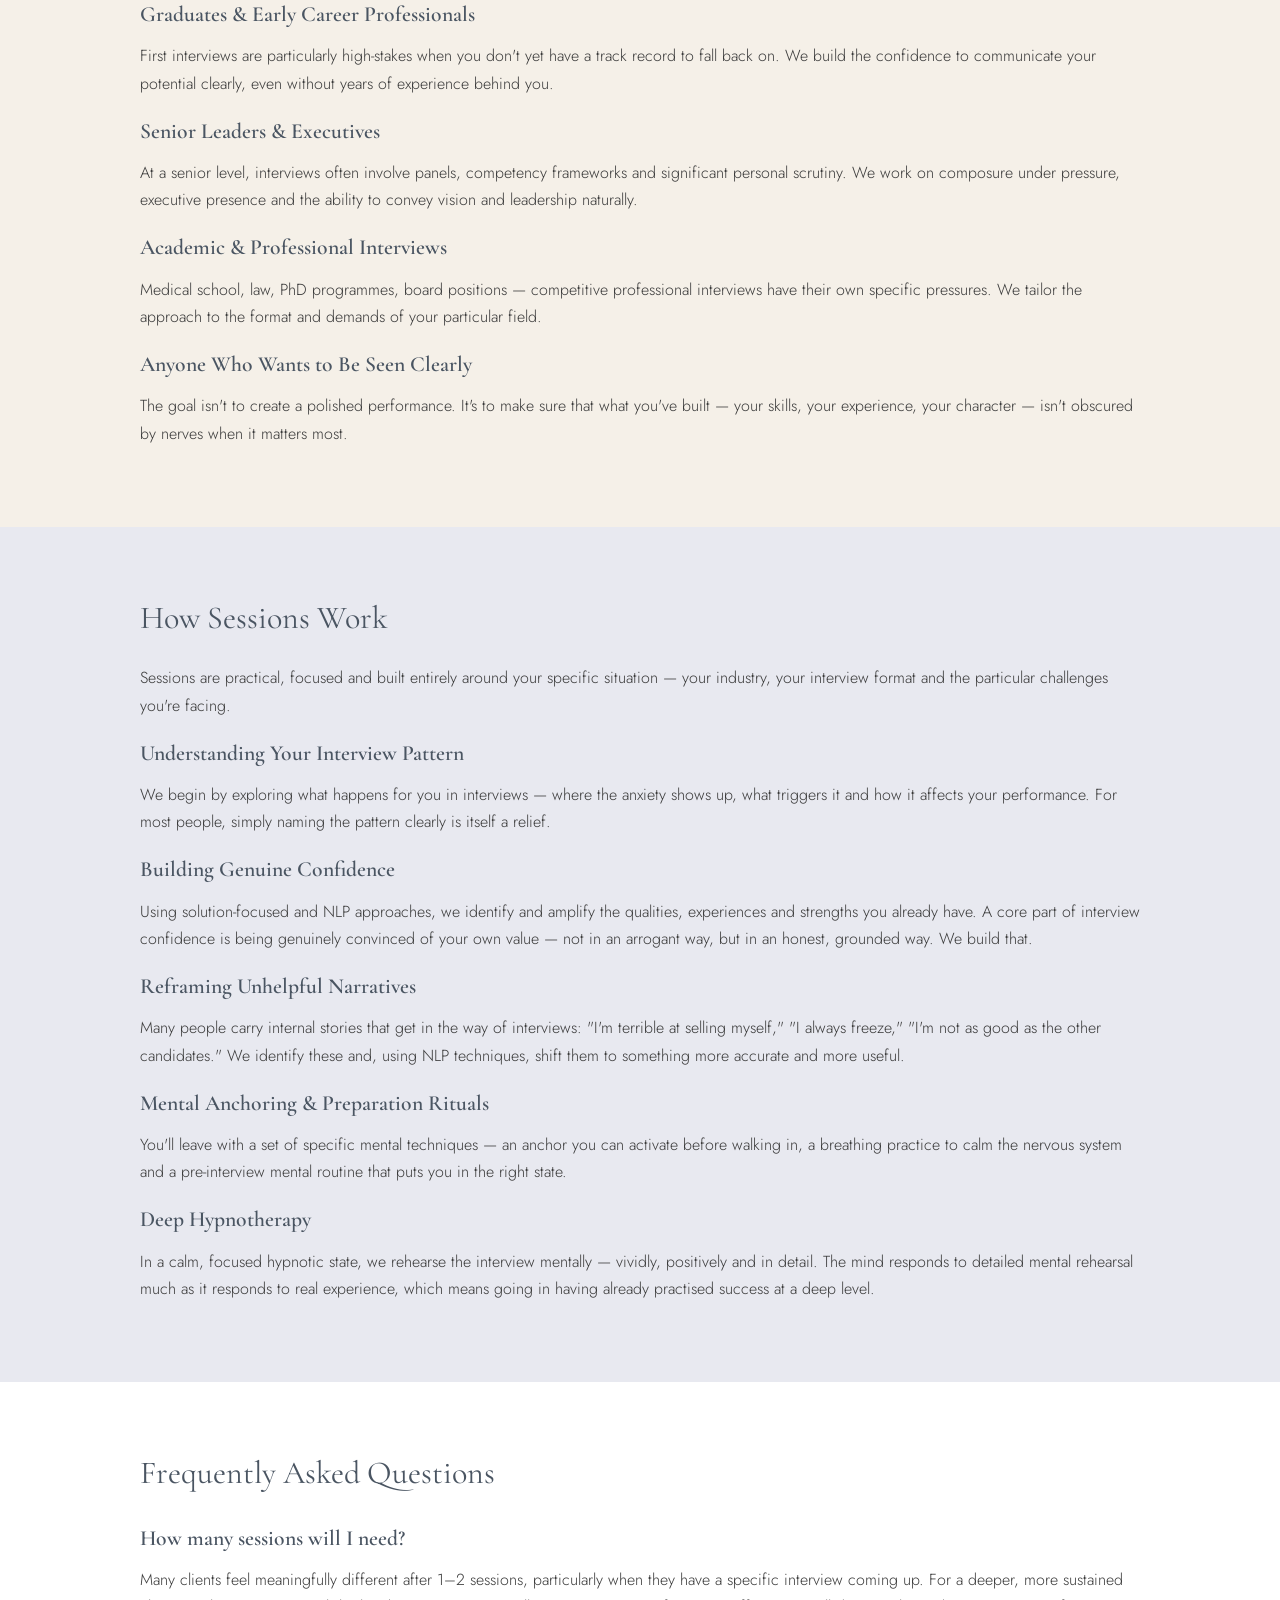
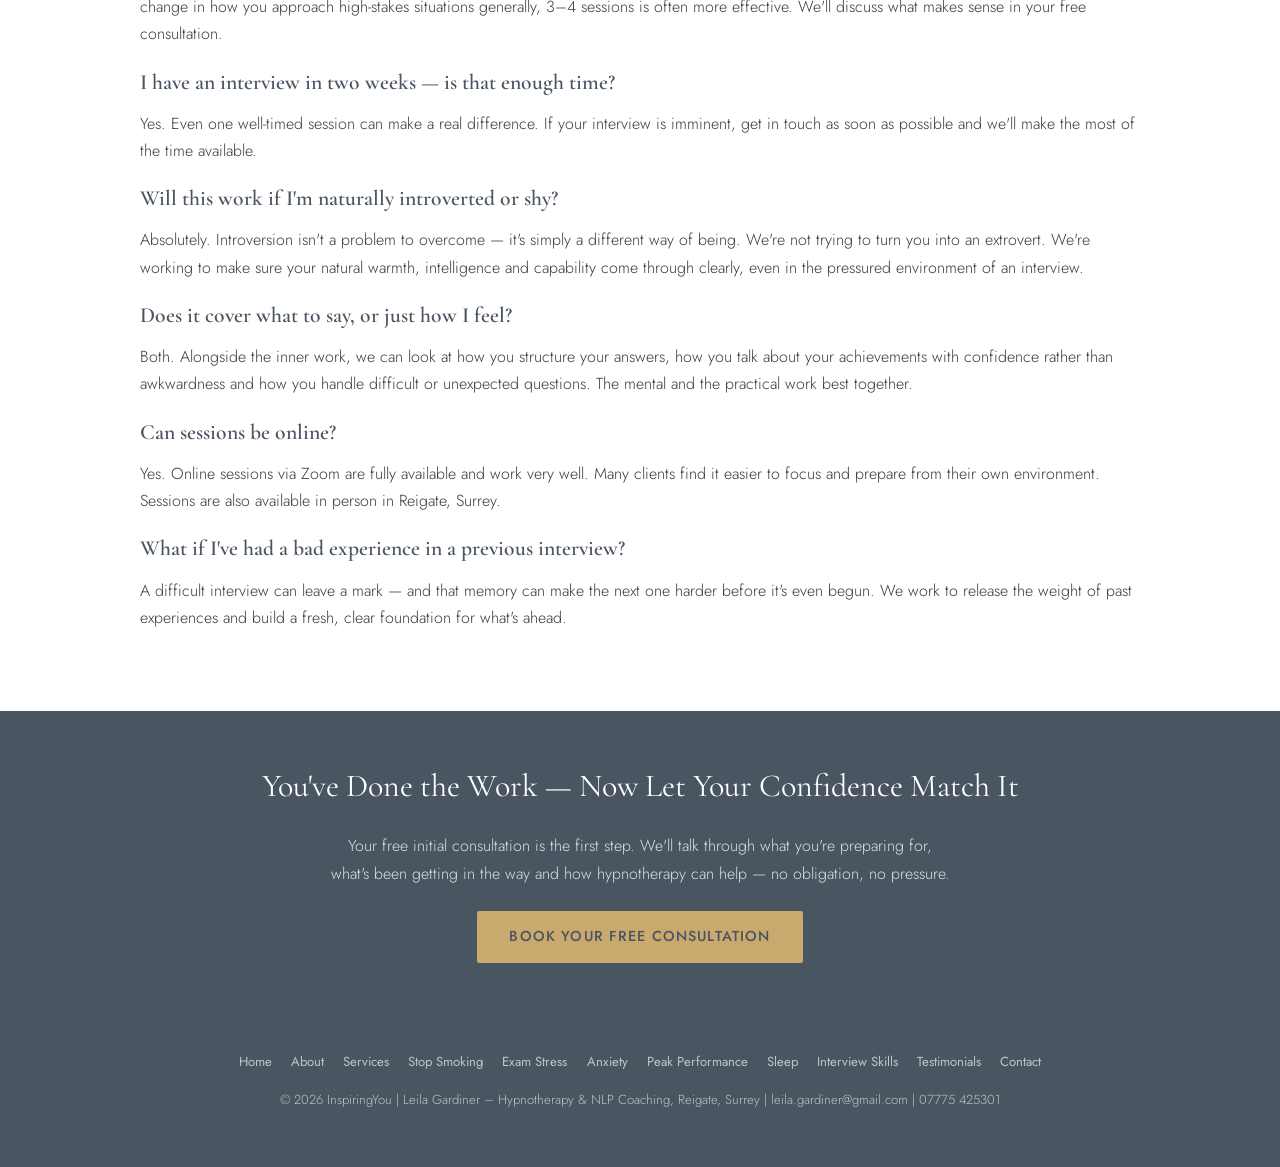
<file: interview-skills.html>
<!DOCTYPE html>
<html lang="en">
<head>
  <!-- Google tag (gtag.js) -->
  <script async src="https://www.googletagmanager.com/gtag/js?id=G-95VFC967RC"></script>
  <script>
    window.dataLayer = window.dataLayer || [];
    function gtag(){dataLayer.push(arguments);}
    gtag('js', new Date());

    gtag('config', 'G-95VFC967RC');
  </script>

  <meta charset="UTF-8" />
  <meta name="viewport" content="width=device-width, initial-scale=1.0" />
  <title>Interview Skills Hypnotherapy Surrey | InspiringYou</title>
  <meta name="description" content="Hypnotherapy and NLP coaching for interview confidence in Reigate, Surrey. Leila Gardiner helps you manage nerves, build genuine confidence and perform at your best when it counts. Online sessions available." />
  <meta name="keywords" content="interview skills hypnotherapy Surrey, interview confidence coaching Reigate, job interview anxiety hypnotherapy, NLP interview coaching Surrey, interview nerves hypnotherapy, confidence coaching Surrey, hypnotherapy for job interviews" />
  <meta name="author" content="Leila Gardiner" />
  <meta name="robots" content="index, follow" />
  <link rel="canonical" href="https://www.inspiringyou.uk/interview-skills.html" />
  <meta property="og:title" content="Interview Skills Hypnotherapy Surrey | InspiringYou" />
  <meta property="og:description" content="Build real interview confidence with hypnotherapy and NLP in Surrey. Leila Gardiner helps you manage nerves and show up as your best self. Free consultation." />
  <meta property="og:type" content="website" />
  <script type="application/ld+json">
{
  "@context": "https://schema.org",
  "@type": "Service",
  "name": "Interview Skills Hypnotherapy",
  "description": "Hypnotherapy and NLP coaching to help you manage interview nerves, build genuine confidence and show up as your best self when it counts.",
  "provider": {"@type": "LocalBusiness", "name": "InspiringYou", "url": "https://www.inspiringyou.uk", "telephone": "07775425301", "address": {"@type": "PostalAddress", "addressLocality": "Reigate", "addressRegion": "Surrey", "addressCountry": "GB"}},
  "areaServed": "Surrey",
  "serviceType": "Hypnotherapy"
}
</script>
<link rel="preconnect" href="https://fonts.googleapis.com">
  <link rel="preconnect" href="https://fonts.gstatic.com" crossorigin>
  <link href="https://fonts.googleapis.com/css2?family=Cormorant+Garamond:ital,wght@0,300;0,400;0,600;1,300;1,400&family=Jost:wght@300;400;500&display=swap" rel="stylesheet">
  <meta property="og:url" content="https://www.inspiringyou.uk/interview-skills.html" />

  <link rel="stylesheet" href="style.css">
</head>
<body>

<!-- ===== NAVIGATION (matches site template) ===== -->
<nav>
  <div class="nav-inner">
    <a href="index.html" class="nav-logo"><img id="insplogo" src="images/inspiring_minds_logo-b.png" alt="Inspiring You Hypnotherapy" title="Inspiring You Hypnotherapy" /></a>
    <button class="hamburger" onclick="this.nextElementSibling.classList.toggle('open')" aria-label="Menu">
      <span></span><span></span><span></span>
    </button>
    <ul class="nav-links">
      <li><a href="index.html">Home</a></li>
      <li><a href="about.html">About Leila</a></li>
      <li class="dropdown">
        <a href="hypnosis.html" class="active">Services ▾</a>
        <ul class="dropdown-menu">
          <li><a href="hypnosis.html">All Hypnotherapy</a></li>
          <li><a href="stop-smoking.html">Stop Smoking</a></li>
          <li><a href="exam-stress.html">Exam Stress</a></li>
          <li><a href="anxiety.html">Anxiety</a></li>
		  <li><a href="peak-performance.html">Peak Performance</a></li>
		  <li><a href="interview-skills.html" class="active">Interview Skills</a></li>
		  <li><a href="sleep.html">Sleep</a></li>
        </ul>
      </li>
      <li><a href="testimonials.html">Testimonials</a></li>
      <li><a href="contact.html">Contact</a></li>
    </ul>
  </div>
</nav>

<!-- ===== BREADCRUMB ===== -->
<div class="breadcrumb"><div class="bc"><a href="index.html">Home</a> › <a href="hypnosis.html">Services</a> › Interview Skills</div></div>


<!-- ===== HERO ===== -->
<header class="hero">
	<div class="hero-inner">
	  <h1>Walk Into Your Next Interview <em>with Real Confidence</em></h1>
	  <p>
		Hypnotherapy and NLP coaching to help you manage interview nerves, articulate your value clearly and show up as your best self — in Reigate, Surrey or online.
	  </p>
	  <a href="contact.html" class="btn">Book Your Free Consultation</a>
	</div>
</header>

<!-- ===== INTRO ===== -->
<section style="background:#fff;">
<div class="section-inner">
  <h2>When You Know You're Right for the Role — But Can't Show It</h2>
  <p>
    Interviews are one of the strangest situations we're asked to navigate. You've built the skills, done the work and prepared thoroughly — and then you sit in a room, or on a screen, and the pressure of being evaluated makes it harder to access exactly what you need most. Words come out differently than you intended. Your mind goes blank. You leave knowing you didn't quite do yourself justice.
  </p>
  <p>
    This isn't a failure of competence. It's what happens when anxiety takes hold at the wrong moment. The brain's threat response — the same mechanism that causes exam nerves or stage fright — can divert resources away from clear thinking, articulate speech and the warm, natural confidence that makes a strong impression.
  </p>
  <p>
    Working with hypnotherapy and NLP, we change that response at its root. Not by making you into someone you're not, but by getting your genuine self — your knowledge, your personality, your real capabilities — to show up fully and calmly, even when the stakes are high.
  </p>

  <h3>You may recognise these experiences</h3>
  <ul>
    <li>Feeling well-prepared but struggling to communicate it clearly under pressure</li>
    <li>Nerves that disrupt your sleep in the days before an interview</li>
    <li>Mind blanks — knowing you know the answer, but not being able to access it</li>
    <li>Freezing when asked an unexpected question</li>
    <li>Underselling yourself or deflecting compliments out of habit</li>
    <li>Overthinking your answers or second-guessing yourself in the moment</li>
    <li>Leaving interviews frustrated — "That's not how I wanted to come across"</li>
    <li>A pattern of performing better in practice than in the real thing</li>
  </ul>

  <blockquote>
    "As a psychiatrist, I am impressed by the potential of hypnotherapy. Leila helped me manage anxiety with professionalism and care." — Dr. Shuttleworth
  </blockquote>
</div>
</section>

<!-- ===== WHO I WORK WITH ===== -->
<section>
<div class="section-inner">
  <h2>Who This Helps</h2>

  <h3>Job Seekers &amp; Career Changers</h3>
  <p>
    Whether you're stepping into a new industry or going for the promotion you've been building towards for years, interviews carry weight. We help you prepare not just your answers, but your mental state — so you can step into that room feeling grounded and ready.
  </p>

  <h3>Graduates &amp; Early Career Professionals</h3>
  <p>
    First interviews are particularly high-stakes when you don't yet have a track record to fall back on. We build the confidence to communicate your potential clearly, even without years of experience behind you.
  </p>

  <h3>Senior Leaders &amp; Executives</h3>
  <p>
    At a senior level, interviews often involve panels, competency frameworks and significant personal scrutiny. We work on composure under pressure, executive presence and the ability to convey vision and leadership naturally.
  </p>

  <h3>Academic &amp; Professional Interviews</h3>
  <p>
    Medical school, law, PhD programmes, board positions — competitive professional interviews have their own specific pressures. We tailor the approach to the format and demands of your particular field.
  </p>

  <h3>Anyone Who Wants to Be Seen Clearly</h3>
  <p>
    The goal isn't to create a polished performance. It's to make sure that what you've built — your skills, your experience, your character — isn't obscured by nerves when it matters most.
  </p>
</div>
</section>

<!-- ===== HOW IT WORKS ===== -->
<section style="background:var(--light-sage);">
<div class="section-inner">
  <h2>How Sessions Work</h2>
  <p>
    Sessions are practical, focused and built entirely around your specific situation — your industry, your interview format and the particular challenges you're facing.
  </p>

  <h3>Understanding Your Interview Pattern</h3>
  <p>
    We begin by exploring what happens for you in interviews — where the anxiety shows up, what triggers it and how it affects your performance. For most people, simply naming the pattern clearly is itself a relief.
  </p>

  <h3>Building Genuine Confidence</h3>
  <p>
    Using solution-focused and NLP approaches, we identify and amplify the qualities, experiences and strengths you already have. A core part of interview confidence is being genuinely convinced of your own value — not in an arrogant way, but in an honest, grounded way. We build that.
  </p>

  <h3>Reframing Unhelpful Narratives</h3>
  <p>
    Many people carry internal stories that get in the way of interviews: "I'm terrible at selling myself," "I always freeze," "I'm not as good as the other candidates." We identify these and, using NLP techniques, shift them to something more accurate and more useful.
  </p>

  <h3>Mental Anchoring &amp; Preparation Rituals</h3>
  <p>
    You'll leave with a set of specific mental techniques — an anchor you can activate before walking in, a breathing practice to calm the nervous system and a pre-interview mental routine that puts you in the right state.
  </p>

  <h3>Deep Hypnotherapy</h3>
  <p>
    In a calm, focused hypnotic state, we rehearse the interview mentally — vividly, positively and in detail. The mind responds to detailed mental rehearsal much as it responds to real experience, which means going in having already practised success at a deep level.
  </p>
</div>
</section>

<!-- ===== FAQ ===== -->
<section style="background:#fff;">
<div class="section-inner">
  <h2>Frequently Asked Questions</h2>

  <h3>How many sessions will I need?</h3>
  <p>
    Many clients feel meaningfully different after 1–2 sessions, particularly when they have a specific interview coming up. For a deeper, more sustained change in how you approach high-stakes situations generally, 3–4 sessions is often more effective. We'll discuss what makes sense in your free consultation.
  </p>

  <h3>I have an interview in two weeks — is that enough time?</h3>
  <p>
    Yes. Even one well-timed session can make a real difference. If your interview is imminent, get in touch as soon as possible and we'll make the most of the time available.
  </p>

  <h3>Will this work if I'm naturally introverted or shy?</h3>
  <p>
    Absolutely. Introversion isn't a problem to overcome — it's simply a different way of being. We're not trying to turn you into an extrovert. We're working to make sure your natural warmth, intelligence and capability come through clearly, even in the pressured environment of an interview.
  </p>

  <h3>Does it cover what to say, or just how I feel?</h3>
  <p>
    Both. Alongside the inner work, we can look at how you structure your answers, how you talk about your achievements with confidence rather than awkwardness and how you handle difficult or unexpected questions. The mental and the practical work best together.
  </p>

  <h3>Can sessions be online?</h3>
  <p>
    Yes. Online sessions via Zoom are fully available and work very well. Many clients find it easier to focus and prepare from their own environment. Sessions are also available in person in Reigate, Surrey.
  </p>

  <h3>What if I've had a bad experience in a previous interview?</h3>
  <p>
    A difficult interview can leave a mark — and that memory can make the next one harder before it's even begun. We work to release the weight of past experiences and build a fresh, clear foundation for what's ahead.
  </p>
</div>
</section>

<!-- ===== CTA ===== -->
<div class="strip">
	<div class="section-inner">
  <h2>You've Done the Work — Now Let Your Confidence Match It</h2>
  <p>
    Your free initial consultation is the first step. We'll talk through what you're preparing for, what's been getting in the way and how hypnotherapy can help — no obligation, no pressure.
  </p>
  <a href="contact.html" class="btn">Book Your Free Consultation</a>
  </div>
</div>

<!-- ===== FOOTER (matches site template) ===== -->
<footer>
	<div class="footer-links">
    <a href="index.html">Home</a>
    <a href="about.html">About</a>
    <a href="hypnosis.html">Services</a>
    <a href="stop-smoking.html">Stop Smoking</a>
    <a href="exam-stress.html">Exam Stress</a>
    <a href="anxiety.html">Anxiety</a>
    <a href="peak-performance.html">Peak Performance</a>
    <a href="sleep.html">Sleep</a>
    <a href="interview-skills.html">Interview Skills</a>
    <a href="testimonials.html">Testimonials</a>
    <a href="contact.html">Contact</a>
	</div>
  <p>© 2026 InspiringYou | Leila Gardiner – Hypnotherapy &amp; NLP Coaching, Reigate, Surrey | <a href="mailto:leila.gardiner@gmail.com">leila.gardiner@gmail.com</a> | <a href="tel:07775425301">07775 425301</a></p>
</footer>

</body>
</html>
</file>
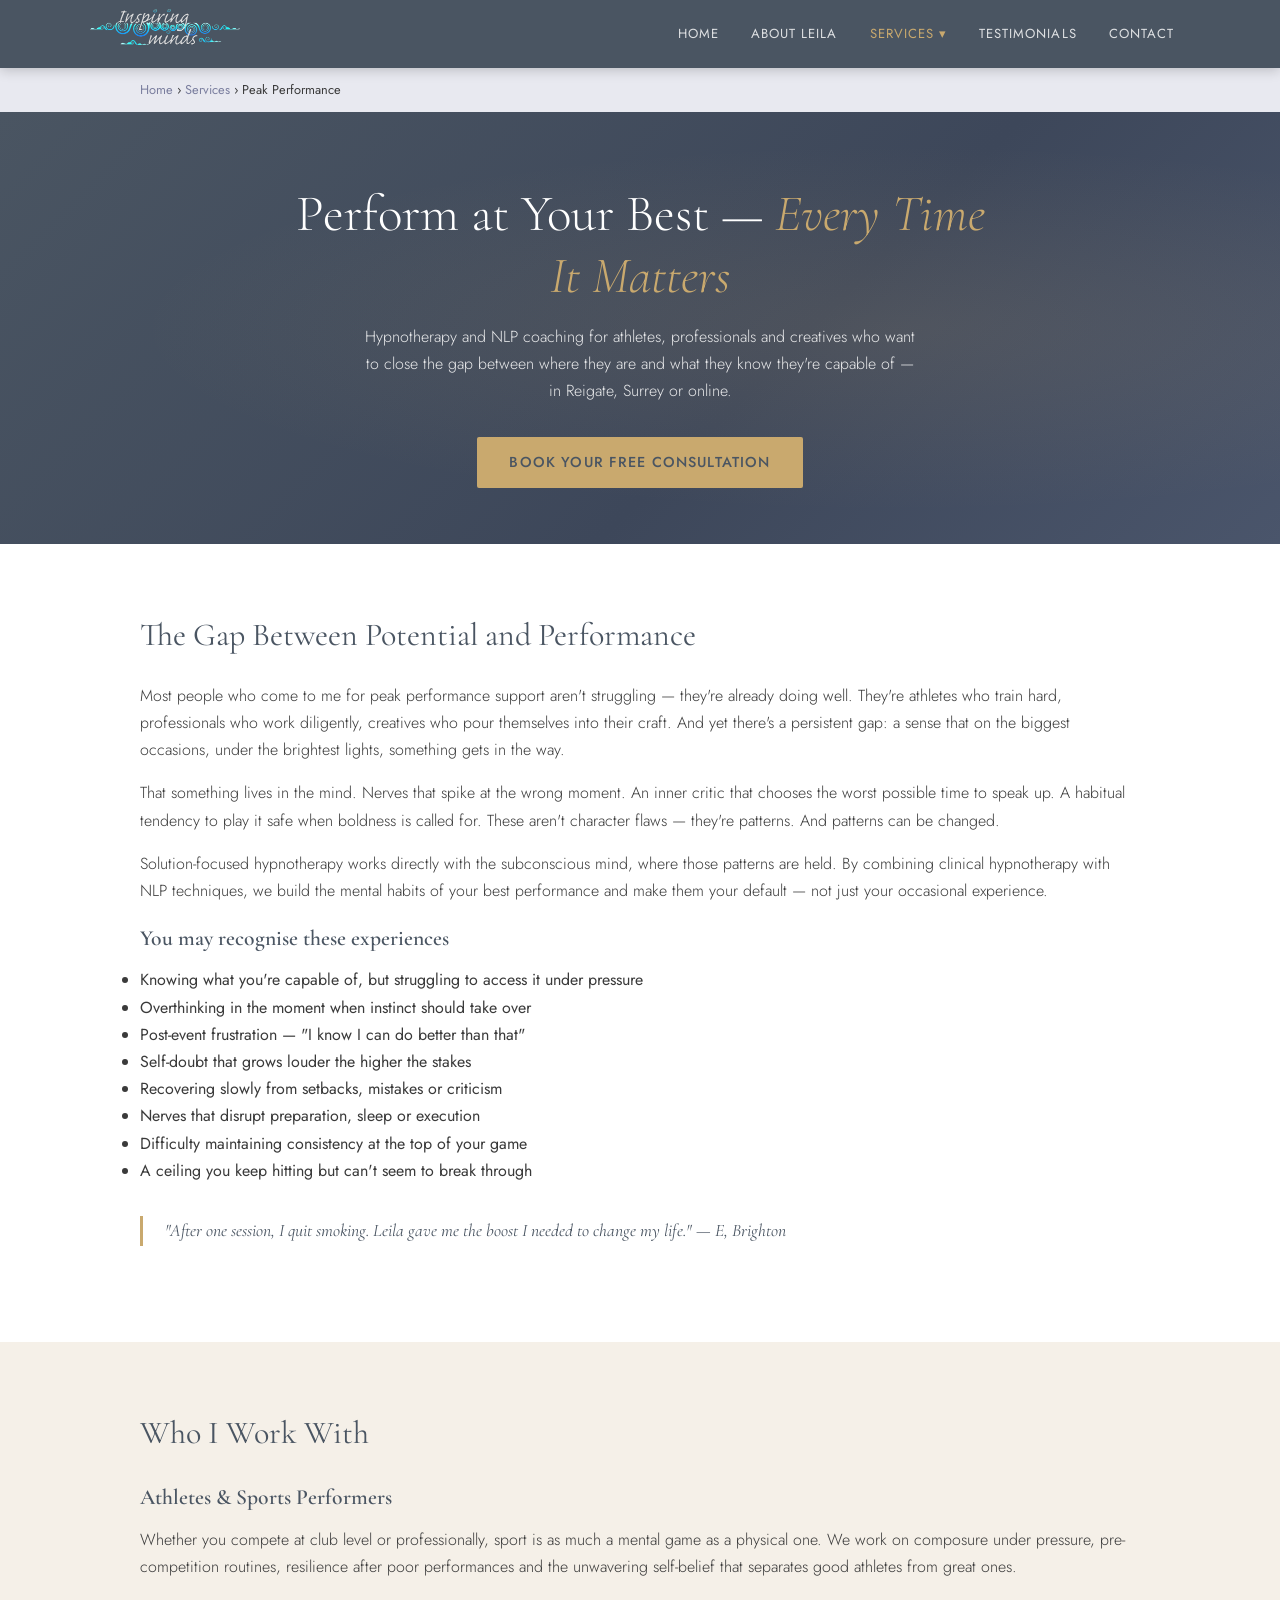
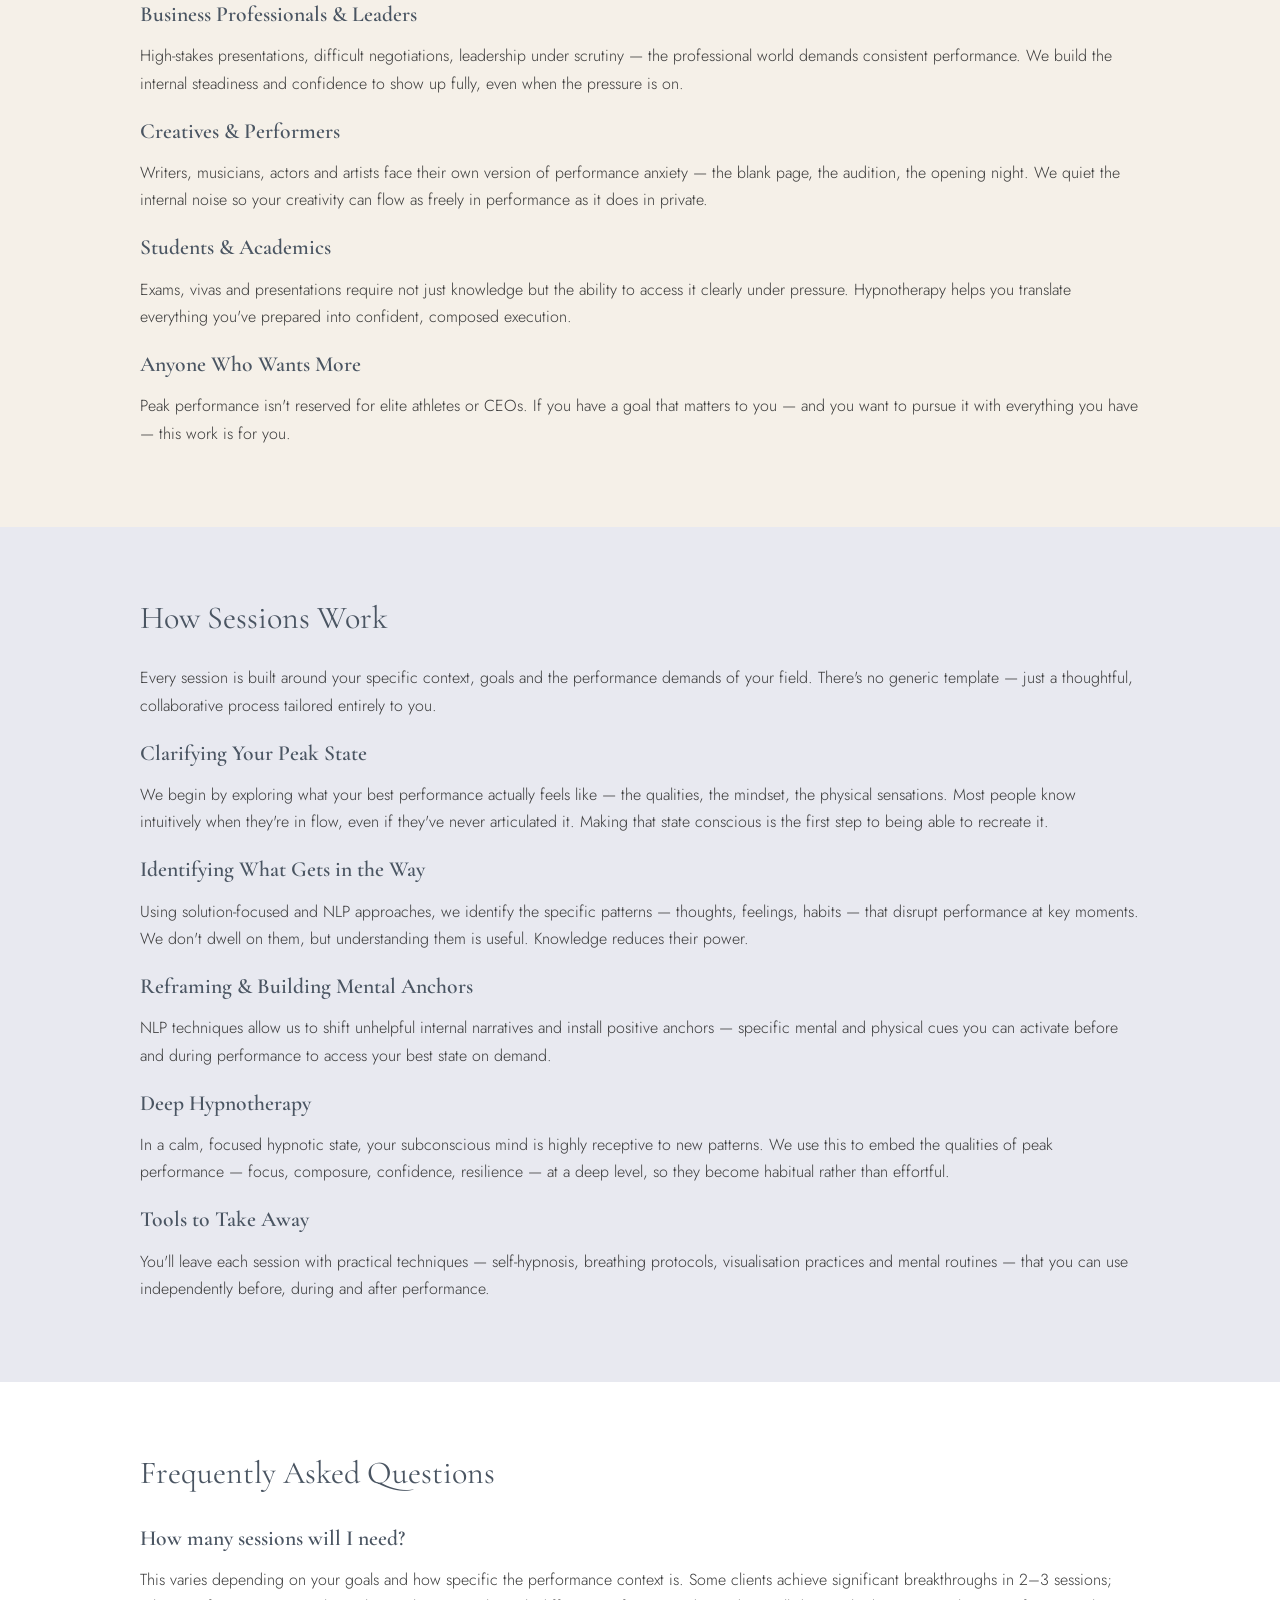
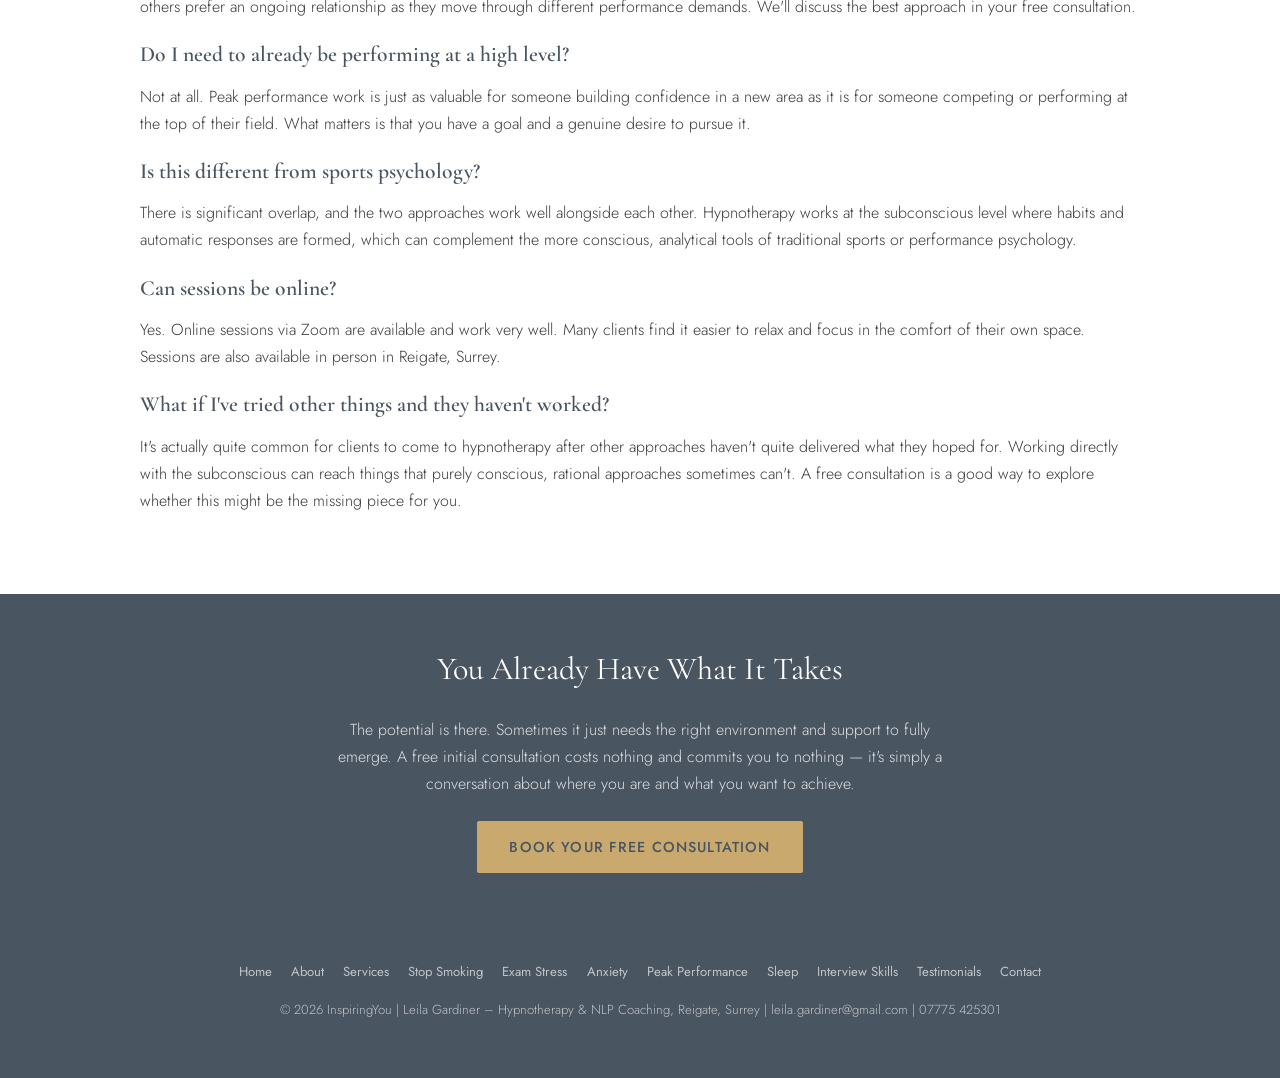
<file: peak-performance.html>
<!DOCTYPE html>
<html lang="en">
<head>
  <!-- Google tag (gtag.js) -->
  <script async src="https://www.googletagmanager.com/gtag/js?id=G-95VFC967RC"></script>
  <script>
    window.dataLayer = window.dataLayer || [];
    function gtag(){dataLayer.push(arguments);}
    gtag('js', new Date());

    gtag('config', 'G-95VFC967RC');
  </script>

  <meta charset="UTF-8" />
  <meta name="viewport" content="width=device-width, initial-scale=1.0" />
  <title>Peak Performance Hypnotherapy Surrey | InspiringYou</title>
  <meta name="description" content="Hypnotherapy and NLP coaching for peak performance in Reigate, Surrey. Leila Gardiner helps athletes, professionals and creatives unlock their full potential, build mental resilience and perform at their best. Online sessions available." />
  <meta name="keywords" content="peak performance hypnotherapy Surrey, performance coaching Reigate, sports hypnotherapy Surrey, mental resilience coaching, NLP performance coach Surrey, hypnotherapy for confidence, professional performance hypnotherapy" />
  <meta name="author" content="Leila Gardiner" />
  <meta name="robots" content="index, follow" />
  <link rel="canonical" href="https://www.inspiringyou.uk/peak-performance.html" />
  <meta property="og:title" content="Peak Performance Hypnotherapy Surrey | InspiringYou" />
  <meta property="og:description" content="Unlock your full potential with hypnotherapy and NLP in Surrey. Leila Gardiner helps athletes, professionals and creatives perform at their best. Free consultation." />
  <meta property="og:type" content="website" />
  <script type="application/ld+json">
	{
	  "@context": "https://schema.org",
	  "@type": "Service",
	  "name": "Peak Performance Hypnotherapy",
	  "description": "Solution-focused hypnotherapy and NLP coaching to help athletes, professionals and creatives unlock their full potential, build mental resilience and perform at their best.",
	  "provider": {"@type": "LocalBusiness", "name": "InspiringYou", "url": "https://www.inspiringyou.uk", "telephone": "07775425301", "address": {"@type": "PostalAddress", "addressLocality": "Reigate", "addressRegion": "Surrey", "addressCountry": "GB"}},
	  "areaServed": "Surrey",
	  "serviceType": "Hypnotherapy"
	}
	</script>
	<link rel="preconnect" href="https://fonts.googleapis.com">
  <link rel="preconnect" href="https://fonts.gstatic.com" crossorigin>
  <link href="https://fonts.googleapis.com/css2?family=Cormorant+Garamond:ital,wght@0,300;0,400;0,600;1,300;1,400&family=Jost:wght@300;400;500&display=swap" rel="stylesheet">
  <meta property="og:url" content="https://www.inspiringyou.uk/peak-performance.html" />

  <link rel="stylesheet" href="style.css">
</head>
<body>

<!-- ===== NAVIGATION (matches site template) ===== -->
<nav>
  <div class="nav-inner">
    <a href="index.html" class="nav-logo"><img id="insplogo" src="images/inspiring_minds_logo-b.png" alt="Inspiring You Hypnotherapy" title="Inspiring You Hypnotherapy" /></a>
    <button class="hamburger" onclick="this.nextElementSibling.classList.toggle('open')" aria-label="Menu">
      <span></span><span></span><span></span>
    </button>
    <ul class="nav-links">
      <li><a href="index.html">Home</a></li>
      <li><a href="about.html">About Leila</a></li>
      <li class="dropdown">
        <a href="hypnosis.html" class="active">Services ▾</a>
        <ul class="dropdown-menu">
          <li><a href="hypnosis.html">All Hypnotherapy</a></li>
          <li><a href="stop-smoking.html">Stop Smoking</a></li>
          <li><a href="exam-stress.html">Exam Stress</a></li>
          <li><a href="anxiety.html">Anxiety</a></li>
		  <li><a href="peak-performance.html" class="active">Peak Performance</a></li>
		  <li><a href="interview-skills.html">Interview Skills</a></li>
		  <li><a href="sleep.html">Sleep</a></li>
        </ul>
      </li>
      <li><a href="testimonials.html">Testimonials</a></li>
      <li><a href="contact.html">Contact</a></li>
    </ul>
  </div>
</nav>

<!-- ===== BREADCRUMB ===== -->
<div class="breadcrumb"><div class="bc"><a href="index.html">Home</a> › <a href="hypnosis.html">Services</a> › Peak Performance</div></div>

<!-- ===== HERO ===== -->
<header class="hero">
	<div class="hero-inner">
	  <h1>Perform at Your Best — <em>Every&nbsp;Time It&nbsp;Matters</em></h1>
	  <p>
		Hypnotherapy and NLP coaching for athletes, professionals and creatives who want to close the gap between where they are and what they know they're capable of — in Reigate, Surrey or online.
	  </p>
	  <a href="contact.html" class="btn">Book Your Free Consultation</a>
	</div>
</header>

<!-- ===== INTRO ===== -->
<section style="background:#fff;">
	<div class="section-inner">
  <h2>The Gap Between Potential and Performance</h2>
  <p>
    Most people who come to me for peak performance support aren't struggling — they're already doing well. They're athletes who train hard, professionals who work diligently, creatives who pour themselves into their craft. And yet there's a persistent gap: a sense that on the biggest occasions, under the brightest lights, something gets in the way.
  </p>
  <p>
    That something lives in the mind. Nerves that spike at the wrong moment. An inner critic that chooses the worst possible time to speak up. A habitual tendency to play it safe when boldness is called for. These aren't character flaws — they're patterns. And patterns can be changed.
  </p>
  <p>
    Solution-focused hypnotherapy works directly with the subconscious mind, where those patterns are held. By combining clinical hypnotherapy with NLP techniques, we build the mental habits of your best performance and make them your default — not just your occasional experience.
  </p>

  <h3>You may recognise these experiences</h3>
  <ul>
    <li>Knowing what you're capable of, but struggling to access it under pressure</li>
    <li>Overthinking in the moment when instinct should take over</li>
    <li>Post-event frustration — "I know I can do better than that"</li>
    <li>Self-doubt that grows louder the higher the stakes</li>
    <li>Recovering slowly from setbacks, mistakes or criticism</li>
    <li>Nerves that disrupt preparation, sleep or execution</li>
    <li>Difficulty maintaining consistency at the top of your game</li>
    <li>A ceiling you keep hitting but can't seem to break through</li>
  </ul>

  <blockquote>
    "After one session, I quit smoking. Leila gave me the boost I needed to change my life." — E, Brighton
  </blockquote>
  </div>
</section>

<!-- ===== WHO I WORK WITH ===== -->
<section>
	<div class="section-inner">
  <h2>Who I Work With</h2>

  <h3>Athletes &amp; Sports Performers</h3>
  <p>
    Whether you compete at club level or professionally, sport is as much a mental game as a physical one. We work on composure under pressure, pre-competition routines, resilience after poor performances and the unwavering self-belief that separates good athletes from great ones.
  </p>

  <h3>Business Professionals &amp; Leaders</h3>
  <p>
    High-stakes presentations, difficult negotiations, leadership under scrutiny — the professional world demands consistent performance. We build the internal steadiness and confidence to show up fully, even when the pressure is on.
  </p>

  <h3>Creatives &amp; Performers</h3>
  <p>
    Writers, musicians, actors and artists face their own version of performance anxiety — the blank page, the audition, the opening night. We quiet the internal noise so your creativity can flow as freely in performance as it does in private.
  </p>

  <h3>Students &amp; Academics</h3>
  <p>
    Exams, vivas and presentations require not just knowledge but the ability to access it clearly under pressure. Hypnotherapy helps you translate everything you've prepared into confident, composed execution.
  </p>

  <h3>Anyone Who Wants More</h3>
  <p>
    Peak performance isn't reserved for elite athletes or CEOs. If you have a goal that matters to you — and you want to pursue it with everything you have — this work is for you.
  </p>
	</div>
</section>

<!-- ===== HOW SESSIONS WORK ===== -->
<section style="background:var(--light-sage);">
	<div class="section-inner">
  <h2>How Sessions Work</h2>
  <p>
    Every session is built around your specific context, goals and the performance demands of your field. There's no generic template — just a thoughtful, collaborative process tailored entirely to you.
  </p>

  <h3>Clarifying Your Peak State</h3>
  <p>
    We begin by exploring what your best performance actually feels like — the qualities, the mindset, the physical sensations. Most people know intuitively when they're in flow, even if they've never articulated it. Making that state conscious is the first step to being able to recreate it.
  </p>

  <h3>Identifying What Gets in the Way</h3>
  <p>
    Using solution-focused and NLP approaches, we identify the specific patterns — thoughts, feelings, habits — that disrupt performance at key moments. We don't dwell on them, but understanding them is useful. Knowledge reduces their power.
  </p>

  <h3>Reframing &amp; Building Mental Anchors</h3>
  <p>
    NLP techniques allow us to shift unhelpful internal narratives and install positive anchors — specific mental and physical cues you can activate before and during performance to access your best state on demand.
  </p>

  <h3>Deep Hypnotherapy</h3>
  <p>
    In a calm, focused hypnotic state, your subconscious mind is highly receptive to new patterns. We use this to embed the qualities of peak performance — focus, composure, confidence, resilience — at a deep level, so they become habitual rather than effortful.
  </p>

  <h3>Tools to Take Away</h3>
  <p>
    You'll leave each session with practical techniques — self-hypnosis, breathing protocols, visualisation practices and mental routines — that you can use independently before, during and after performance.
  </p>
  </div>
</section>

<!-- ===== FAQ ===== -->
<section style="background:#fff;">
	<div class="section-inner">
  <h2>Frequently Asked Questions</h2>

  <h3>How many sessions will I need?</h3>
  <p>
    This varies depending on your goals and how specific the performance context is. Some clients achieve significant breakthroughs in 2–3 sessions; others prefer an ongoing relationship as they move through different performance demands. We'll discuss the best approach in your free consultation.
  </p>

  <h3>Do I need to already be performing at a high level?</h3>
  <p>
    Not at all. Peak performance work is just as valuable for someone building confidence in a new area as it is for someone competing or performing at the top of their field. What matters is that you have a goal and a genuine desire to pursue it.
  </p>

  <h3>Is this different from sports psychology?</h3>
  <p>
    There is significant overlap, and the two approaches work well alongside each other. Hypnotherapy works at the subconscious level where habits and automatic responses are formed, which can complement the more conscious, analytical tools of traditional sports or performance psychology.
  </p>

  <h3>Can sessions be online?</h3>
  <p>
    Yes. Online sessions via Zoom are available and work very well. Many clients find it easier to relax and focus in the comfort of their own space. Sessions are also available in person in Reigate, Surrey.
  </p>

  <h3>What if I've tried other things and they haven't worked?</h3>
  <p>
    It's actually quite common for clients to come to hypnotherapy after other approaches haven't quite delivered what they hoped for. Working directly with the subconscious can reach things that purely conscious, rational approaches sometimes can't. A free consultation is a good way to explore whether this might be the missing piece for you.
  </p>
  </div>
</section>

<!-- ===== CTA ===== -->
<div class="strip">
	<div class="section-inner">
  <h2>You Already Have What It Takes</h2>
  <p>
    The potential is there. Sometimes it just needs the right environment and support to fully emerge. A free initial consultation costs nothing and commits you to nothing — it's simply a conversation about where you are and what you want to achieve.
  </p>
  <a href="contact.html" class="btn">Book Your Free Consultation</a>
  </div>
</div>

<!-- ===== FOOTER (matches site template) ===== -->
<footer>
	<div class="footer-links">
    <a href="index.html">Home</a>
    <a href="about.html">About</a>
    <a href="hypnosis.html">Services</a>
    <a href="stop-smoking.html">Stop Smoking</a>
    <a href="exam-stress.html">Exam Stress</a>
    <a href="anxiety.html">Anxiety</a>
    <a href="peak-performance.html">Peak Performance</a>
    <a href="sleep.html">Sleep</a>
    <a href="interview-skills.html">Interview Skills</a>
    <a href="testimonials.html">Testimonials</a>
    <a href="contact.html">Contact</a>
	</div>
  <p>© 2026 InspiringYou | Leila Gardiner – Hypnotherapy &amp; NLP Coaching, Reigate, Surrey | <a href="mailto:leila.gardiner@gmail.com">leila.gardiner@gmail.com</a> | <a href="tel:07775425301">07775 425301</a></p>
</footer>

</body>
</html>
</file>
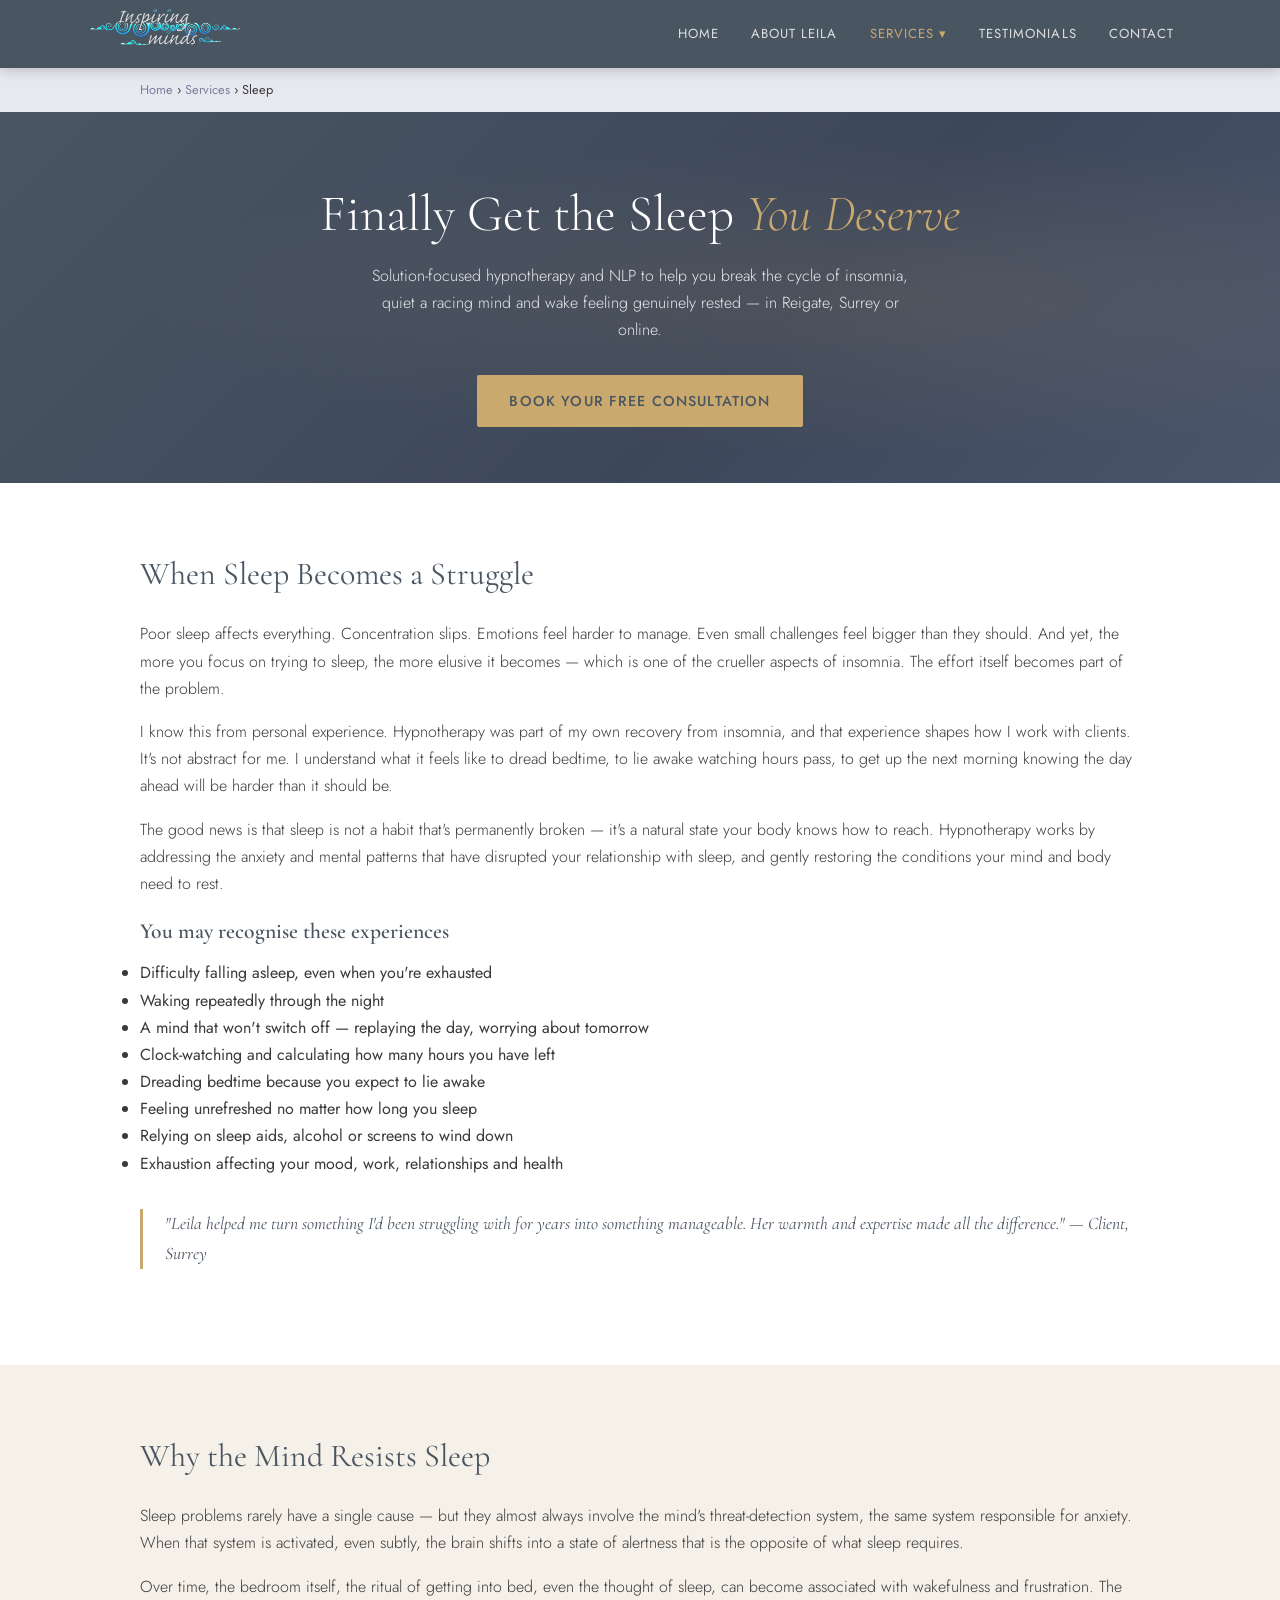
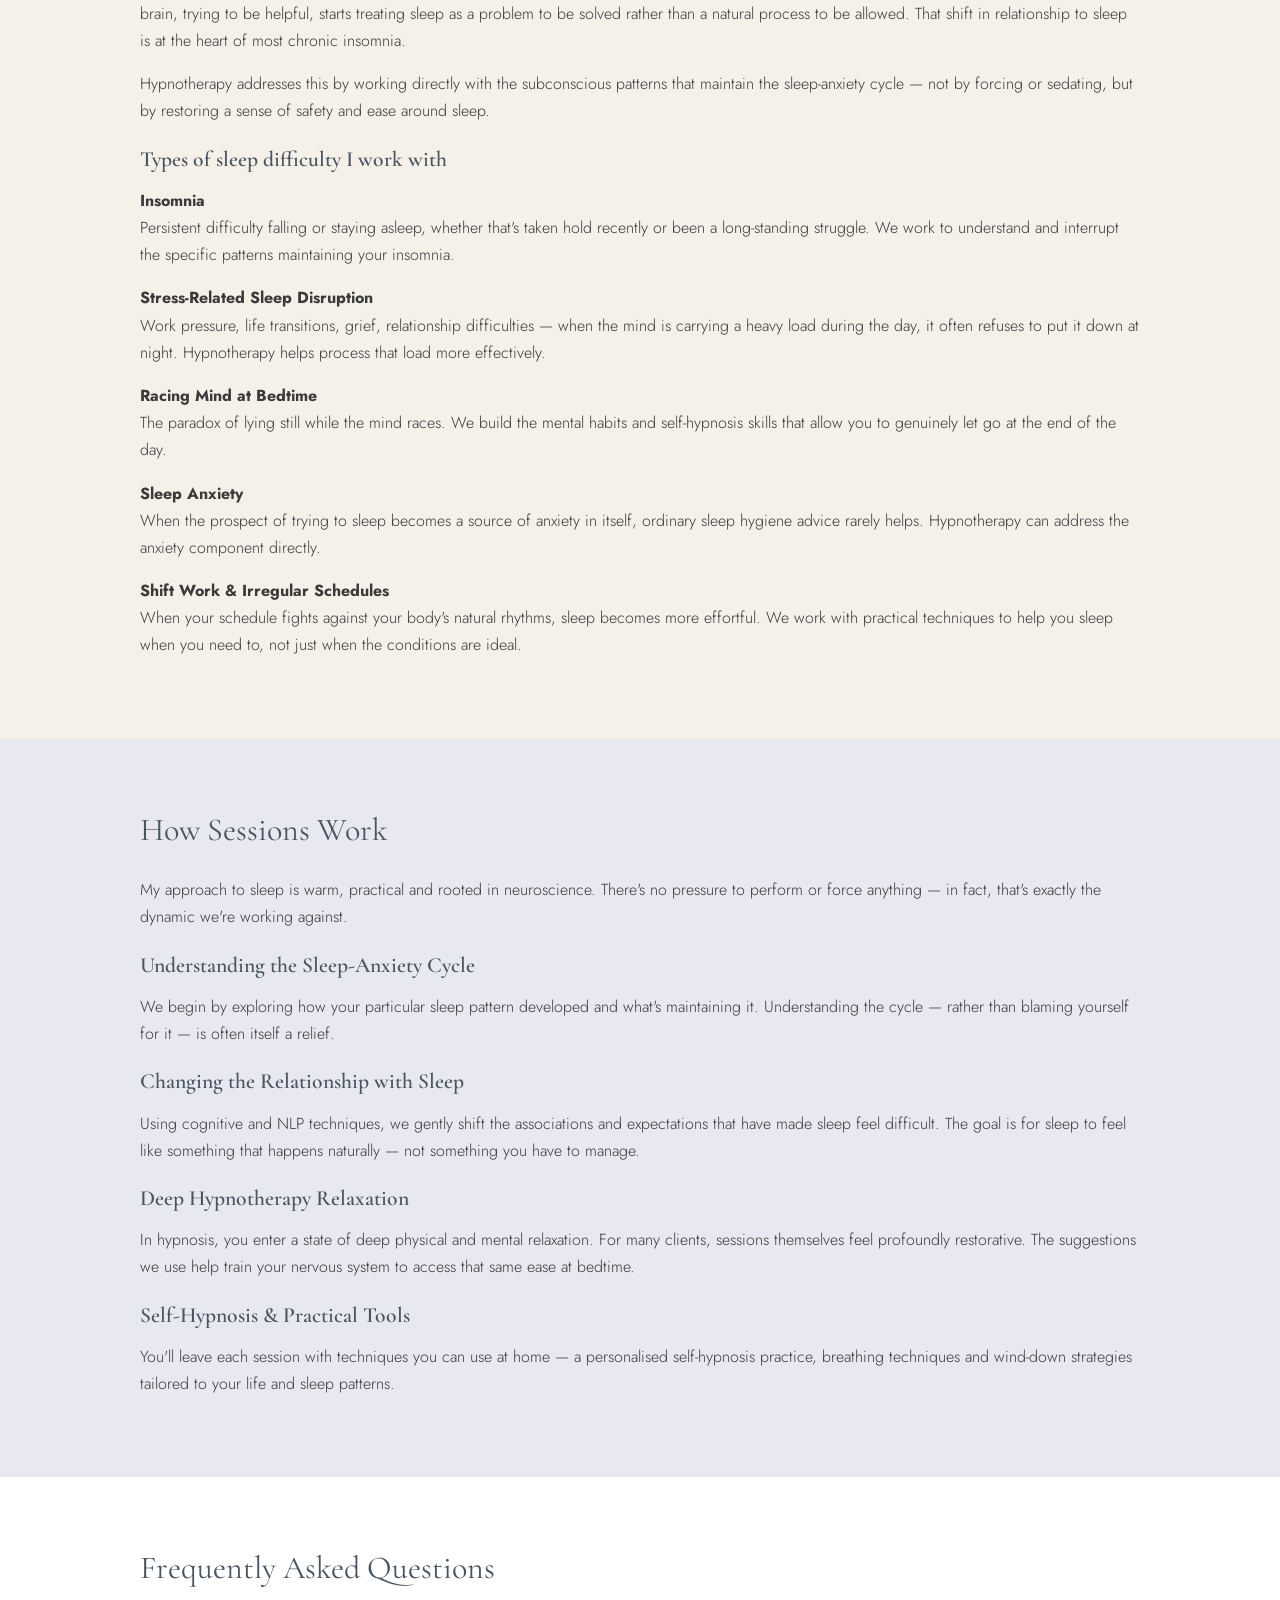
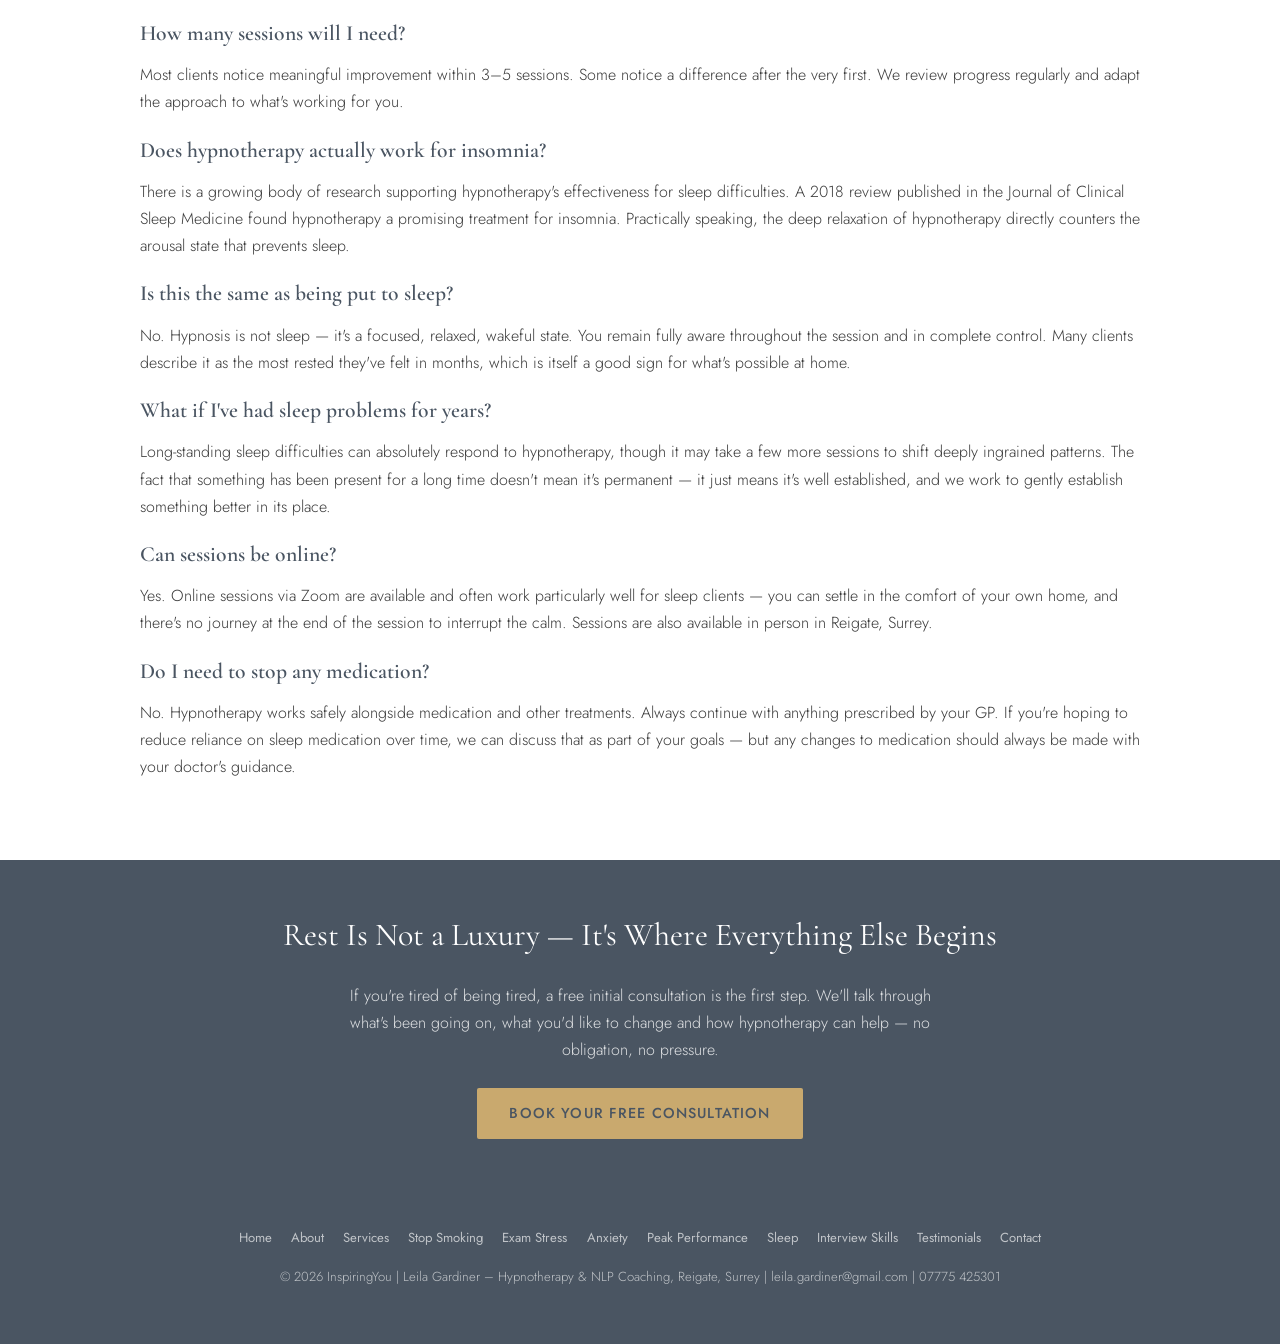
<file: sleep.html>
<!DOCTYPE html>
<html lang="en">
<head>
  <!-- Google tag (gtag.js) -->
  <script async src="https://www.googletagmanager.com/gtag/js?id=G-95VFC967RC"></script>
  <script>
    window.dataLayer = window.dataLayer || [];
    function gtag(){dataLayer.push(arguments);}
    gtag('js', new Date());

    gtag('config', 'G-95VFC967RC');
  </script>

  <meta charset="UTF-8" />
  <meta name="viewport" content="width=device-width, initial-scale=1.0" />
  <title>Sleep Hypnotherapy Surrey | InspiringYou</title>
  <meta name="description" content="Hypnotherapy for insomnia and poor sleep in Reigate, Surrey. Leila Gardiner uses solution-focused hypnotherapy and NLP to help you break the cycle of sleeplessness, calm a racing mind and wake up rested. Online sessions available." />
  <meta name="keywords" content="sleep hypnotherapy Surrey, insomnia hypnotherapy Reigate, hypnotherapy for insomnia Surrey, sleep problems hypnotherapy, NLP sleep coaching Surrey, hypnotherapy racing mind, solution focused hypnotherapy sleep" />
  <meta name="author" content="Leila Gardiner" />
  <meta name="robots" content="index, follow" />
  <link rel="canonical" href="https://www.inspiringyou.uk/sleep.html" />
  <meta property="og:title" content="Sleep Hypnotherapy Surrey | InspiringYou" />
  <meta property="og:description" content="Break the cycle of insomnia and poor sleep with hypnotherapy in Surrey. Leila Gardiner – qualified hypnotherapist and NLP coach in Reigate. Free consultation." />
  <meta property="og:type" content="website" />
  <script type="application/ld+json">
	{
	  "@context": "https://schema.org",
	  "@type": "Service",
	  "name": "Sleep Hypnotherapy",
	  "description": "Solution-focused hypnotherapy and NLP to help you break the cycle of insomnia, quiet a racing mind and wake feeling genuinely rested.",
	  "provider": {"@type": "LocalBusiness", "name": "InspiringYou", "url": "https://www.inspiringyou.uk", "telephone": "07775425301", "address": {"@type": "PostalAddress", "addressLocality": "Reigate", "addressRegion": "Surrey", "addressCountry": "GB"}},
	  "areaServed": "Surrey",
	  "serviceType": "Hypnotherapy"
	}
	</script>
	<link rel="preconnect" href="https://fonts.googleapis.com">
  <link rel="preconnect" href="https://fonts.gstatic.com" crossorigin>
  <link href="https://fonts.googleapis.com/css2?family=Cormorant+Garamond:ital,wght@0,300;0,400;0,600;1,300;1,400&family=Jost:wght@300;400;500&display=swap" rel="stylesheet">
  <meta property="og:url" content="https://www.inspiringyou.uk/sleep.html" />

  <link rel="stylesheet" href="style.css">
</head>
<body>

<!-- ===== NAVIGATION (matches site template) ===== -->
<nav>
  <div class="nav-inner">
    <a href="index.html" class="nav-logo"><img id="insplogo" src="images/inspiring_minds_logo-b.png" alt="Inspiring You Hypnotherapy" title="Inspiring You Hypnotherapy" /></a>
    <button class="hamburger" onclick="this.nextElementSibling.classList.toggle('open')" aria-label="Menu">
      <span></span><span></span><span></span>
    </button>
    <ul class="nav-links">
      <li><a href="index.html">Home</a></li>
      <li><a href="about.html">About Leila</a></li>
      <li class="dropdown">
        <a href="hypnosis.html" class="active">Services ▾</a>
        <ul class="dropdown-menu">
          <li><a href="hypnosis.html">All Hypnotherapy</a></li>
          <li><a href="stop-smoking.html">Stop Smoking</a></li>
          <li><a href="exam-stress.html">Exam Stress</a></li>
          <li><a href="anxiety.html">Anxiety</a></li>
		  <li><a href="peak-performance.html">Peak Performance</a></li>
		  <li><a href="interview-skills.html">Interview Skills</a></li>
		  <li><a href="sleep.html" class="active">Sleep</a></li>
        </ul>
      </li>
      <li><a href="testimonials.html">Testimonials</a></li>
      <li><a href="contact.html">Contact</a></li>
    </ul>
  </div>
</nav>

<!-- ===== BREADCRUMB ===== -->
<div class="breadcrumb"><div class="bc"><a href="index.html">Home</a> › <a href="hypnosis.html">Services</a> › Sleep</div></div>


<!-- ===== HERO ===== -->
<header class="hero">
	<div class="hero-inner">
	  <h1>Finally Get the Sleep <em>You Deserve</em></h1>
	  <p>
		Solution-focused hypnotherapy and NLP to help you break the cycle of insomnia, quiet a racing mind and wake feeling genuinely rested — in Reigate, Surrey or online.
	  </p>
	  <a href="contact.html" class="btn">Book Your Free Consultation</a>
	</div>
</header>

<!-- ===== INTRO ===== -->
<section style="background:#fff;">
<div class="section-inner">
  <h2>When Sleep Becomes a Struggle</h2>
  <p>
    Poor sleep affects everything. Concentration slips. Emotions feel harder to manage. Even small challenges feel bigger than they should. And yet, the more you focus on trying to sleep, the more elusive it becomes — which is one of the crueller aspects of insomnia. The effort itself becomes part of the problem.
  </p>
  <p>
    I know this from personal experience. Hypnotherapy was part of my own recovery from insomnia, and that experience shapes how I work with clients. It's not abstract for me. I understand what it feels like to dread bedtime, to lie awake watching hours pass, to get up the next morning knowing the day ahead will be harder than it should be.
  </p>
  <p>
    The good news is that sleep is not a habit that's permanently broken — it's a natural state your body knows how to reach. Hypnotherapy works by addressing the anxiety and mental patterns that have disrupted your relationship with sleep, and gently restoring the conditions your mind and body need to rest.
  </p>

  <h3>You may recognise these experiences</h3>
  <ul>
    <li>Difficulty falling asleep, even when you're exhausted</li>
    <li>Waking repeatedly through the night</li>
    <li>A mind that won't switch off — replaying the day, worrying about tomorrow</li>
    <li>Clock-watching and calculating how many hours you have left</li>
    <li>Dreading bedtime because you expect to lie awake</li>
    <li>Feeling unrefreshed no matter how long you sleep</li>
    <li>Relying on sleep aids, alcohol or screens to wind down</li>
    <li>Exhaustion affecting your mood, work, relationships and health</li>
  </ul>

  <blockquote>
    "Leila helped me turn something I'd been struggling with for years into something manageable. Her warmth and expertise made all the difference." — Client, Surrey
  </blockquote>
</div>
</section>

<!-- ===== WHY SLEEP SUFFERS ===== -->
<section>
<div class="section-inner">
  <h2>Why the Mind Resists Sleep</h2>
  <p>
    Sleep problems rarely have a single cause — but they almost always involve the mind's threat-detection system, the same system responsible for anxiety. When that system is activated, even subtly, the brain shifts into a state of alertness that is the opposite of what sleep requires.
  </p>
  <p>
    Over time, the bedroom itself, the ritual of getting into bed, even the thought of sleep, can become associated with wakefulness and frustration. The brain, trying to be helpful, starts treating sleep as a problem to be solved rather than a natural process to be allowed. That shift in relationship to sleep is at the heart of most chronic insomnia.
  </p>
  <p>
    Hypnotherapy addresses this by working directly with the subconscious patterns that maintain the sleep-anxiety cycle — not by forcing or sedating, but by restoring a sense of safety and ease around sleep.
  </p>

  <h3>Types of sleep difficulty I work with</h3>

  <h4>Insomnia</h4>
  <p>
    Persistent difficulty falling or staying asleep, whether that's taken hold recently or been a long-standing struggle. We work to understand and interrupt the specific patterns maintaining your insomnia.
  </p>

  <h4>Stress-Related Sleep Disruption</h4>
  <p>
    Work pressure, life transitions, grief, relationship difficulties — when the mind is carrying a heavy load during the day, it often refuses to put it down at night. Hypnotherapy helps process that load more effectively.
  </p>

  <h4>Racing Mind at Bedtime</h4>
  <p>
    The paradox of lying still while the mind races. We build the mental habits and self-hypnosis skills that allow you to genuinely let go at the end of the day.
  </p>

  <h4>Sleep Anxiety</h4>
  <p>
    When the prospect of trying to sleep becomes a source of anxiety in itself, ordinary sleep hygiene advice rarely helps. Hypnotherapy can address the anxiety component directly.
  </p>

  <h4>Shift Work &amp; Irregular Schedules</h4>
  <p>
    When your schedule fights against your body's natural rhythms, sleep becomes more effortful. We work with practical techniques to help you sleep when you need to, not just when the conditions are ideal.
  </p>
</div>
</section>

<!-- ===== HOW SESSIONS WORK ===== -->
<section style="background:var(--light-sage);">
<div class="section-inner">
  <h2>How Sessions Work</h2>
  <p>
    My approach to sleep is warm, practical and rooted in neuroscience. There's no pressure to perform or force anything — in fact, that's exactly the dynamic we're working against.
  </p>

  <h3>Understanding the Sleep-Anxiety Cycle</h3>
  <p>
    We begin by exploring how your particular sleep pattern developed and what's maintaining it. Understanding the cycle — rather than blaming yourself for it — is often itself a relief.
  </p>

  <h3>Changing the Relationship with Sleep</h3>
  <p>
    Using cognitive and NLP techniques, we gently shift the associations and expectations that have made sleep feel difficult. The goal is for sleep to feel like something that happens naturally — not something you have to manage.
  </p>

  <h3>Deep Hypnotherapy Relaxation</h3>
  <p>
    In hypnosis, you enter a state of deep physical and mental relaxation. For many clients, sessions themselves feel profoundly restorative. The suggestions we use help train your nervous system to access that same ease at bedtime.
  </p>

  <h3>Self-Hypnosis &amp; Practical Tools</h3>
  <p>
    You'll leave each session with techniques you can use at home — a personalised self-hypnosis practice, breathing techniques and wind-down strategies tailored to your life and sleep patterns.
  </p>
</div>
</section>

<!-- ===== FAQ ===== -->
<section style="background:#fff;">
<div class="section-inner">
  <h2>Frequently Asked Questions</h2>

  <h3>How many sessions will I need?</h3>
  <p>
    Most clients notice meaningful improvement within 3–5 sessions. Some notice a difference after the very first. We review progress regularly and adapt the approach to what's working for you.
  </p>

  <h3>Does hypnotherapy actually work for insomnia?</h3>
  <p>
    There is a growing body of research supporting hypnotherapy's effectiveness for sleep difficulties. A 2018 review published in the Journal of Clinical Sleep Medicine found hypnotherapy a promising treatment for insomnia. Practically speaking, the deep relaxation of hypnotherapy directly counters the arousal state that prevents sleep.
  </p>

  <h3>Is this the same as being put to sleep?</h3>
  <p>
    No. Hypnosis is not sleep — it's a focused, relaxed, wakeful state. You remain fully aware throughout the session and in complete control. Many clients describe it as the most rested they've felt in months, which is itself a good sign for what's possible at home.
  </p>

  <h3>What if I've had sleep problems for years?</h3>
  <p>
    Long-standing sleep difficulties can absolutely respond to hypnotherapy, though it may take a few more sessions to shift deeply ingrained patterns. The fact that something has been present for a long time doesn't mean it's permanent — it just means it's well established, and we work to gently establish something better in its place.
  </p>

  <h3>Can sessions be online?</h3>
  <p>
    Yes. Online sessions via Zoom are available and often work particularly well for sleep clients — you can settle in the comfort of your own home, and there's no journey at the end of the session to interrupt the calm. Sessions are also available in person in Reigate, Surrey.
  </p>

  <h3>Do I need to stop any medication?</h3>
  <p>
    No. Hypnotherapy works safely alongside medication and other treatments. Always continue with anything prescribed by your GP. If you're hoping to reduce reliance on sleep medication over time, we can discuss that as part of your goals — but any changes to medication should always be made with your doctor's guidance.
  </p>
</div>
</section>

<!-- ===== CTA ===== -->
<div class="strip">
	<div class="section-inner">
  <h2>Rest Is Not a Luxury — It's Where Everything Else Begins</h2>
  <p>
    If you're tired of being tired, a free initial consultation is the first step. We'll talk through what's been going on, what you'd like to change and how hypnotherapy can help — no obligation, no pressure.
  </p>
  <a href="contact.html" class="btn">Book Your Free Consultation</a>
  </div>
</div>

<!-- ===== FOOTER (matches site template) ===== -->
<footer>
	<div class="footer-links">
    <a href="index.html">Home</a>
    <a href="about.html">About</a>
    <a href="hypnosis.html">Services</a>
    <a href="stop-smoking.html">Stop Smoking</a>
    <a href="exam-stress.html">Exam Stress</a>
    <a href="anxiety.html">Anxiety</a>
    <a href="peak-performance.html">Peak Performance</a>
    <a href="sleep.html">Sleep</a>
    <a href="interview-skills.html">Interview Skills</a>
    <a href="testimonials.html">Testimonials</a>
    <a href="contact.html">Contact</a>
	</div>
  <p>© 2026 InspiringYou | Leila Gardiner – Hypnotherapy &amp; NLP Coaching, Reigate, Surrey | <a href="mailto:leila.gardiner@gmail.com">leila.gardiner@gmail.com</a> | <a href="tel:07775425301">07775 425301</a></p>
</footer>

</body>
</html>
</file>
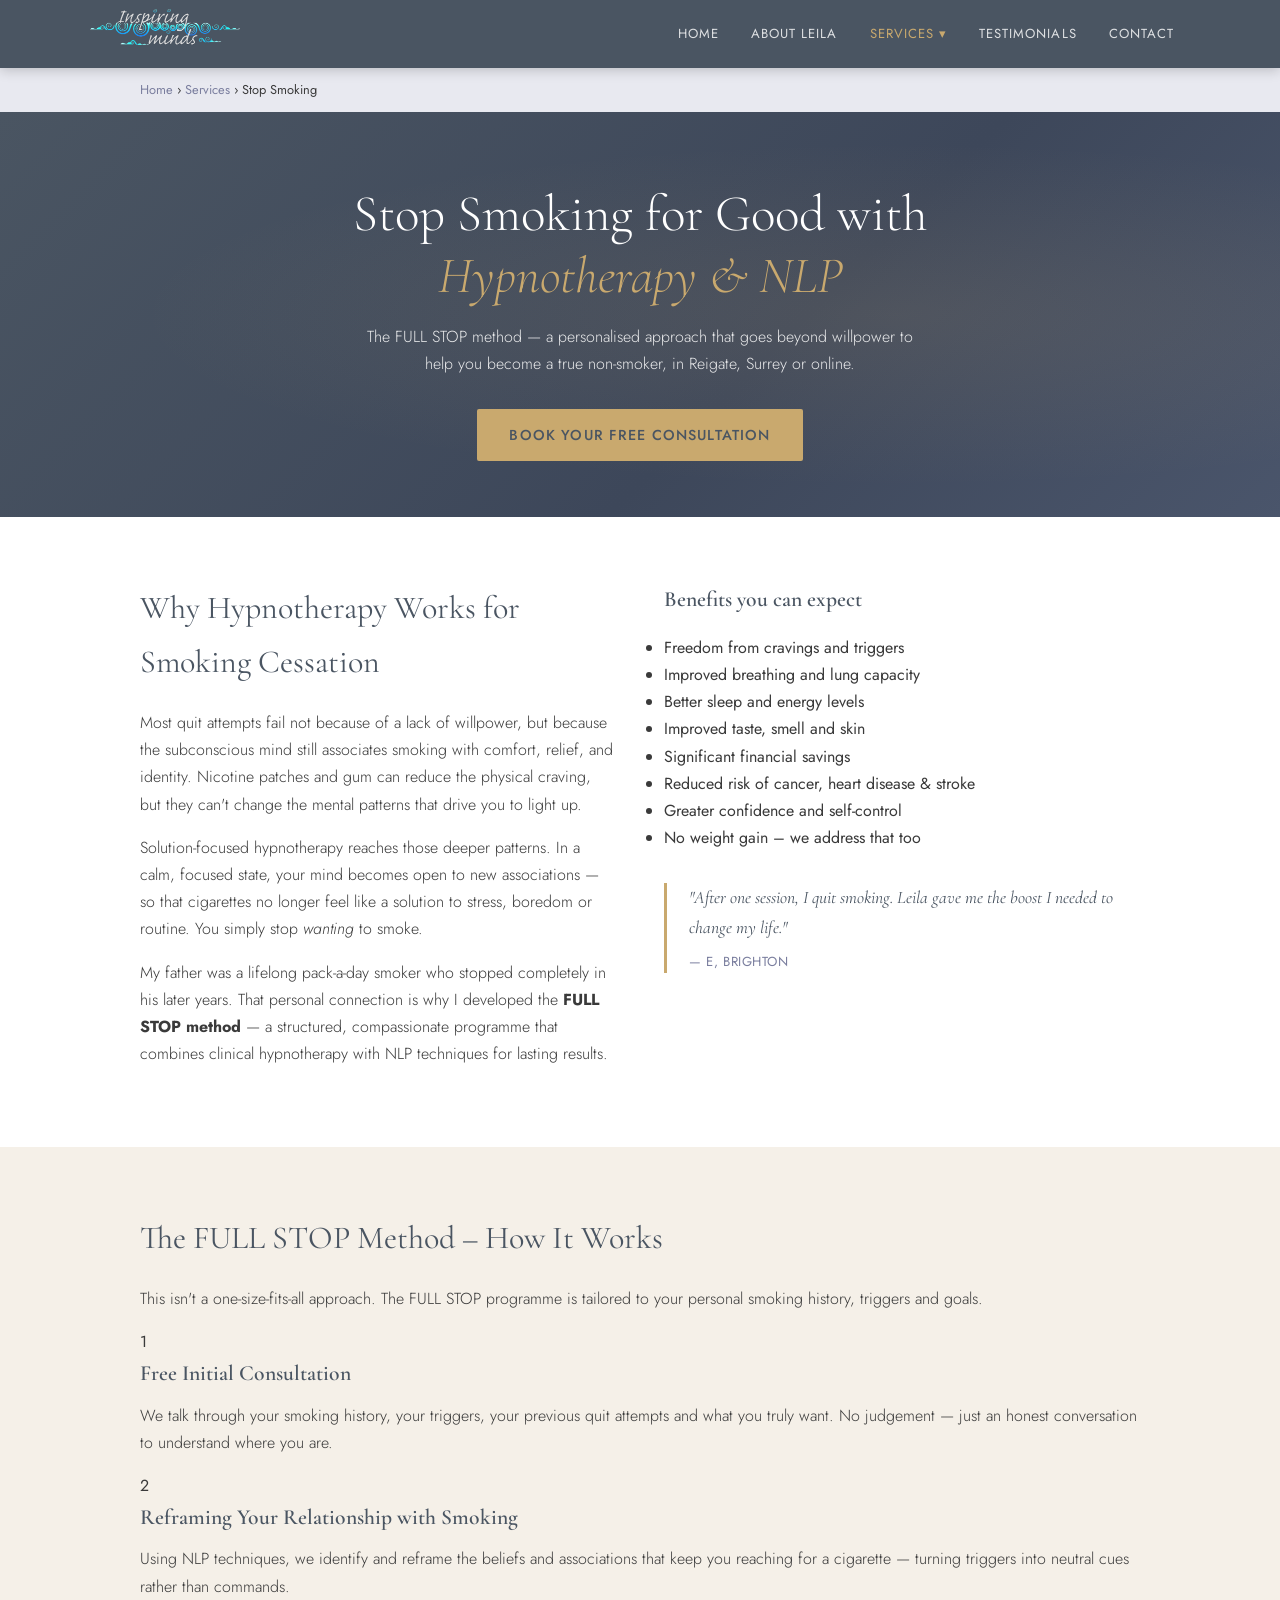
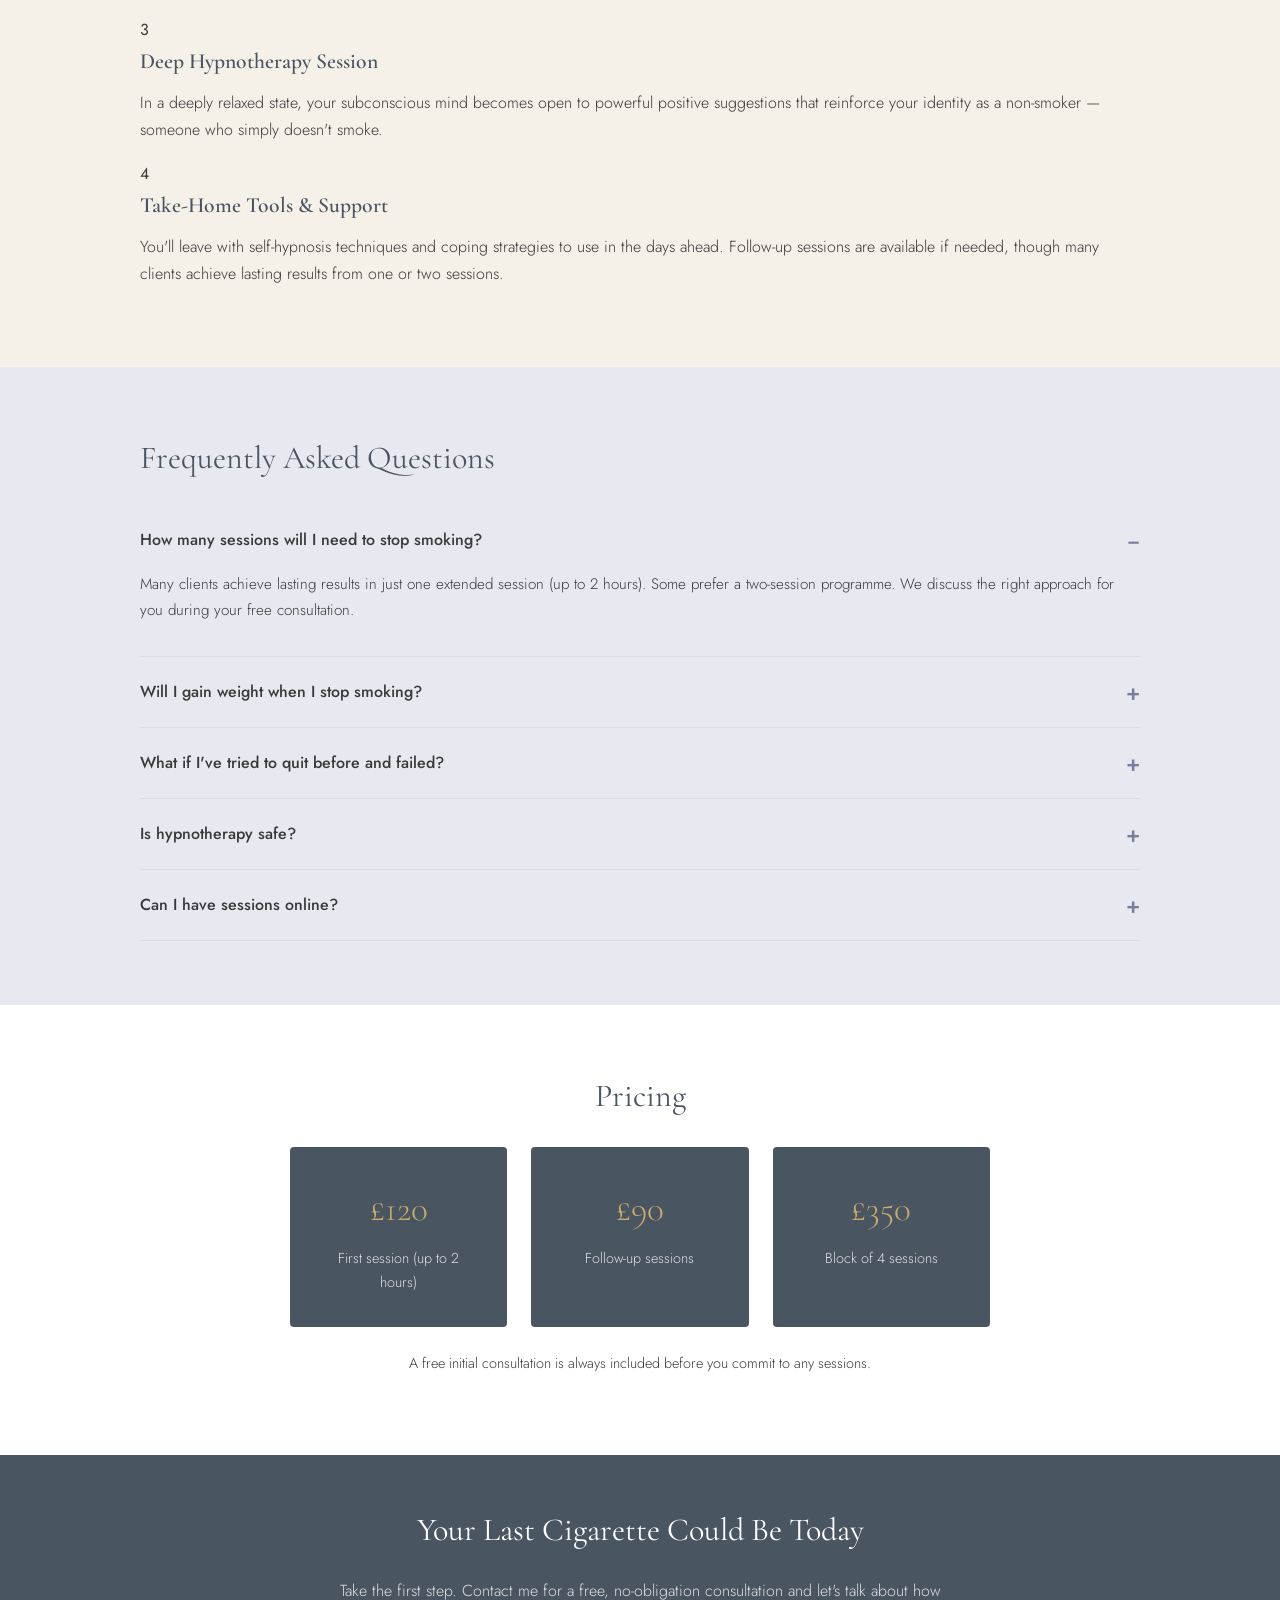
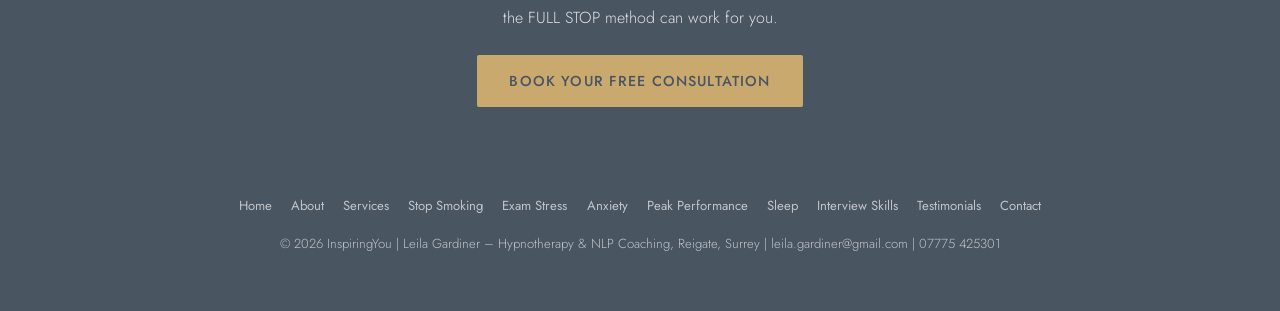
<file: stop-smoking.html>
<!DOCTYPE html>
<html lang="en">
<head>
  <!-- Google tag (gtag.js) -->
  <script async src="https://www.googletagmanager.com/gtag/js?id=G-95VFC967RC"></script>
  <script>
    window.dataLayer = window.dataLayer || [];
    function gtag(){dataLayer.push(arguments);}
    gtag('js', new Date());

    gtag('config', 'G-95VFC967RC');
  </script>

  <meta charset="UTF-8">
  <meta name="viewport" content="width=device-width, initial-scale=1.0">
  <title>Stop Smoking Hypnotherapy Surrey | FULL STOP Method | InspiringYou</title>
  <meta name="description" content="Quit smoking with hypnotherapy in Reigate, Surrey. Leila Gardiner's FULL STOP method uses solution-focused hypnotherapy and NLP to help you become a true non-smoker – often in one session. Online sessions available.">
  <meta name="keywords" content="stop smoking hypnotherapy Surrey, quit smoking hypnosis Reigate, smoking cessation hypnotherapy, stop smoking NLP Surrey, hypnotherapy to quit smoking, FULL STOP method">
  <meta name="robots" content="index, follow">
  <meta name="author" content="Leila Gardiner">
  <link rel="canonical" href="https://www.inspiringyou.uk/stop-smoking.html">
  <meta property="og:title" content="Stop Smoking Hypnotherapy Surrey | InspiringYou">
  <meta property="og:description" content="Quit smoking with Leila Gardiner's FULL STOP hypnotherapy method in Reigate, Surrey. Often effective in just one session. Book a free consultation.">
  <meta property="og:url" content="https://www.inspiringyou.uk/stop-smoking.html">
  <meta property="og:type" content="website">
  <script type="application/ld+json">
  {
    "@context":"https://schema.org",
    "@type":"Service",
    "name":"Stop Smoking Hypnotherapy",
    "description":"Solution-focused hypnotherapy and NLP to help you quit smoking permanently, using the FULL STOP method.",
    "provider":{"@type":"LocalBusiness","name":"InspiringYou","url":"https://www.inspiringyou.uk","telephone":"07775425301","address":{"@type":"PostalAddress","addressLocality":"Reigate","addressRegion":"Surrey","addressCountry":"GB"}},
    "areaServed":"Surrey",
    "serviceType":"Hypnotherapy"
  }
  </script>
  <link rel="preconnect" href="https://fonts.googleapis.com">
  <link rel="preconnect" href="https://fonts.gstatic.com" crossorigin>
  <link href="https://fonts.googleapis.com/css2?family=Cormorant+Garamond:ital,wght@0,300;0,400;0,600;1,300;1,400&family=Jost:wght@300;400;500&display=swap" rel="stylesheet">
  <link rel="stylesheet" href="style.css">
</head>
<body>

<nav>
  <div class="nav-inner">
    <a href="index.html" class="nav-logo"><img id="insplogo" src="images/inspiring_minds_logo-b.png" alt="Inspiring You Hypnotherapy" title="Inspiring You Hypnotherapy" /></a>
    <button class="hamburger" onclick="this.nextElementSibling.classList.toggle('open')" aria-label="Menu">
      <span></span><span></span><span></span>
    </button>
    <ul class="nav-links">
      <li><a href="index.html">Home</a></li>
      <li><a href="about.html">About Leila</a></li>
      <li class="dropdown">
        <a href="hypnosis.html" class="active">Services ▾</a>
        <ul class="dropdown-menu">
          <li><a href="hypnosis.html">All Hypnotherapy</a></li>
          <li><a href="stop-smoking.html" class="active">Stop Smoking</a></li>
          <li><a href="exam-stress.html">Exam Stress</a></li>
          <li><a href="anxiety.html">Anxiety</a></li>
		  <li><a href="peak-performance.html">Peak Performance</a></li>
		  <li><a href="interview-skills.html">Interview Skills</a></li>
		  <li><a href="sleep.html">Sleep</a></li>
        </ul>
      </li>
      <li><a href="testimonials.html">Testimonials</a></li>
      <li><a href="contact.html">Contact</a></li>
    </ul>
  </div>
</nav>

<div class="breadcrumb"><div class="bc"><a href="index.html">Home</a> › <a href="hypnosis.html">Services</a> › Stop Smoking</div></div>

<header class="hero">
  <div class="hero-inner">
    <h1>Stop Smoking for Good with<br><em>Hypnotherapy &amp; NLP</em></h1>
    <p>The FULL STOP method — a personalised approach that goes beyond willpower to help you become a true non-smoker, in Reigate, Surrey or online.</p>
    <a href="contact.html" class="btn">Book Your Free Consultation</a>
  </div>
</header>

<section style="background:#fff;">
  <div class="section-inner">
    <div class="two-col">
      <div>
        <h2>Why Hypnotherapy Works for Smoking Cessation</h2>
        <p>Most quit attempts fail not because of a lack of willpower, but because the subconscious mind still associates smoking with comfort, relief, and identity. Nicotine patches and gum can reduce the physical craving, but they can't change the mental patterns that drive you to light up.</p>
        <p>Solution-focused hypnotherapy reaches those deeper patterns. In a calm, focused state, your mind becomes open to new associations — so that cigarettes no longer feel like a solution to stress, boredom or routine. You simply stop <em>wanting</em> to smoke.</p>
        <p>My father was a lifelong pack-a-day smoker who stopped completely in his later years. That personal connection is why I developed the <strong>FULL STOP method</strong> — a structured, compassionate programme that combines clinical hypnotherapy with NLP techniques for lasting results.</p>
      </div>
      <div>
        <h3 style="margin-bottom:1rem;">Benefits you can expect</h3>
        <ul class="benefit-list">
          <li>Freedom from cravings and triggers</li>
          <li>Improved breathing and lung capacity</li>
          <li>Better sleep and energy levels</li>
          <li>Improved taste, smell and skin</li>
          <li>Significant financial savings</li>
          <li>Reduced risk of cancer, heart disease &amp; stroke</li>
          <li>Greater confidence and self-control</li>
          <li>No weight gain – we address that too</li>
        </ul>
        <blockquote>
          "After one session, I quit smoking. Leila gave me the boost I needed to change my life."
          <cite>— E, Brighton</cite>
        </blockquote>
      </div>
    </div>
  </div>
</section>

<section>
  <div class="section-inner">
    <h2>The FULL STOP Method – How It Works</h2>
    <p>This isn't a one-size-fits-all approach. The FULL STOP programme is tailored to your personal smoking history, triggers and goals.</p>
    <div class="steps">
      <div class="step">
        <div class="step-num"></div>
        <div>
          <h3>Free Initial Consultation</h3>
          <p>We talk through your smoking history, your triggers, your previous quit attempts and what you truly want. No judgement — just an honest conversation to understand where you are.</p>
        </div>
      </div>
      <div class="step">
        <div class="step-num"></div>
        <div>
          <h3>Reframing Your Relationship with Smoking</h3>
          <p>Using NLP techniques, we identify and reframe the beliefs and associations that keep you reaching for a cigarette — turning triggers into neutral cues rather than commands.</p>
        </div>
      </div>
      <div class="step">
        <div class="step-num"></div>
        <div>
          <h3>Deep Hypnotherapy Session</h3>
          <p>In a deeply relaxed state, your subconscious mind becomes open to powerful positive suggestions that reinforce your identity as a non-smoker — someone who simply doesn't smoke.</p>
        </div>
      </div>
      <div class="step">
        <div class="step-num"></div>
        <div>
          <h3>Take-Home Tools &amp; Support</h3>
          <p>You'll leave with self-hypnosis techniques and coping strategies to use in the days ahead. Follow-up sessions are available if needed, though many clients achieve lasting results from one or two sessions.</p>
        </div>
      </div>
    </div>
  </div>
</section>

<section style="background:var(--light-sage);">
  <div class="section-inner">
    <h2>Frequently Asked Questions</h2>
    <details open>
      <summary>How many sessions will I need to stop smoking?</summary>
      <p>Many clients achieve lasting results in just one extended session (up to 2 hours). Some prefer a two-session programme. We discuss the right approach for you during your free consultation.</p>
    </details>
    <details>
      <summary>Will I gain weight when I stop smoking?</summary>
      <p>Not necessarily. We actively address the habit of oral comfort and stress-eating as part of the programme, so you leave with strategies to maintain a healthy relationship with food and your body.</p>
    </details>
    <details>
      <summary>What if I've tried to quit before and failed?</summary>
      <p>Most people who quit for good have made several attempts first — each one teaches you something. Hypnotherapy works differently from willpower or patches because it addresses the subconscious patterns, not just the physical habit.</p>
    </details>
    <details>
      <summary>Is hypnotherapy safe?</summary>
      <p>Absolutely. Solution-focused hypnotherapy is a well-established, evidence-based talking therapy. You remain in full control throughout — hypnosis is simply a state of focused relaxation, much like daydreaming.</p>
    </details>
    <details>
      <summary>Can I have sessions online?</summary>
      <p>Yes. Sessions are available via Zoom and are just as effective as face-to-face. Many clients find the comfort of their own home actually helps them relax more deeply.</p>
    </details>
  </div>
</section>

<section style="background:#fff;">
  <div class="section-inner">
    <h2 style="text-align:center;">Pricing</h2>
    <div class="price-row">
      <div class="price-box"><div class="amount">£120</div><p>First session (up to 2 hours)</p></div>
      <div class="price-box"><div class="amount">£90</div><p>Follow-up sessions</p></div>
      <div class="price-box"><div class="amount">£350</div><p>Block of 4 sessions</p></div>
    </div>
    <p style="text-align:center;margin-top:1.5rem;font-size:.9rem;">A free initial consultation is always included before you commit to any sessions.</p>
  </div>
</section>

<div class="strip">
  <div class="section-inner">
    <h2>Your Last Cigarette Could Be Today</h2>
    <p>Take the first step. Contact me for a free, no-obligation consultation and let's talk about how the FULL STOP method can work for you.</p>
    <a href="contact.html" class="btn">Book Your Free Consultation</a>
  </div>
</div>

<footer>
  <div class="footer-links">
    <a href="index.html">Home</a>
    <a href="about.html">About</a>
    <a href="hypnosis.html">Services</a>
    <a href="stop-smoking.html">Stop Smoking</a>
    <a href="exam-stress.html">Exam Stress</a>
    <a href="anxiety.html">Anxiety</a>
    <a href="peak-performance.html">Peak Performance</a>
    <a href="sleep.html">Sleep</a>
    <a href="interview-skills.html">Interview Skills</a>
    <a href="testimonials.html">Testimonials</a>
    <a href="contact.html">Contact</a>
  </div>
  <p>© 2026 InspiringYou | Leila Gardiner – Hypnotherapy &amp; NLP Coaching, Reigate, Surrey | <a href="mailto:leila.gardiner@gmail.com">leila.gardiner@gmail.com</a> | <a href="tel:07775425301">07775 425301</a></p>
</footer>

</body>
</html>
</file>
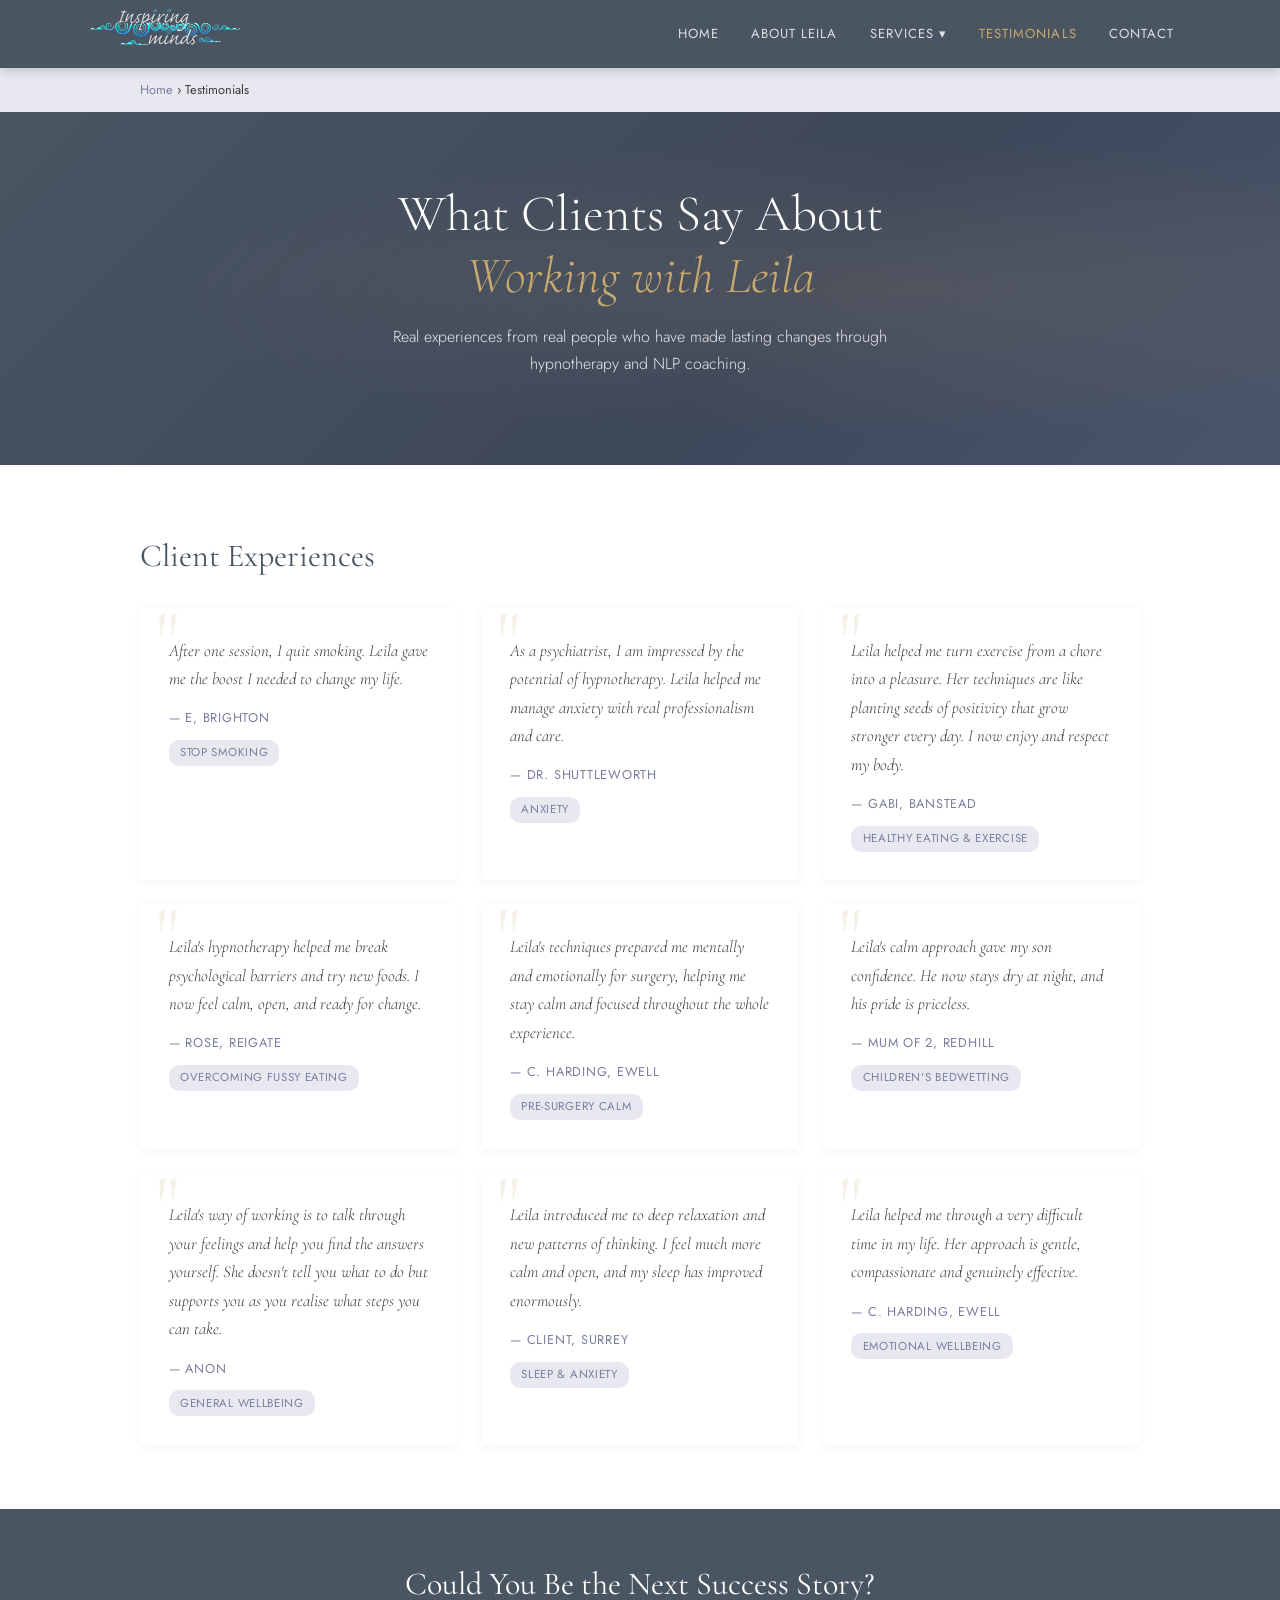
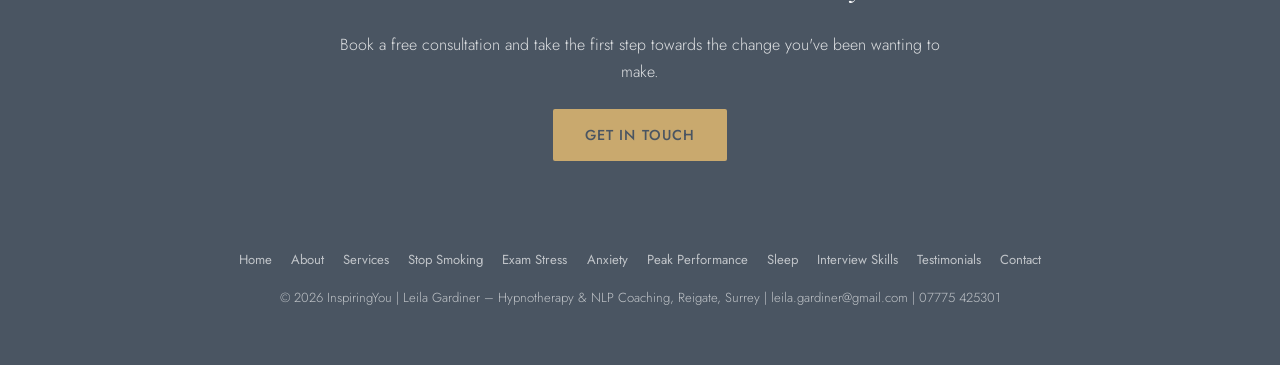
<file: testimonials.html>
<!DOCTYPE html>
<html lang="en">
<head>
  <!-- Google tag (gtag.js) -->
  <script async src="https://www.googletagmanager.com/gtag/js?id=G-95VFC967RC"></script>
  <script>
    window.dataLayer = window.dataLayer || [];
    function gtag(){dataLayer.push(arguments);}
    gtag('js', new Date());

    gtag('config', 'G-95VFC967RC');
  </script>

  <meta charset="UTF-8">
  <meta name="viewport" content="width=device-width, initial-scale=1.0">
  <title>Hypnotherapy Testimonials Surrey | Client Reviews | InspiringYou</title>
  <meta name="description" content="Read real client testimonials for InspiringYou hypnotherapy in Surrey. Leila Gardiner has helped clients quit smoking, manage anxiety, improve sleep and build confidence with solution-focused hypnotherapy and NLP.">
  <meta name="keywords" content="hypnotherapy testimonials Surrey, hypnotherapy reviews Reigate, InspiringYou reviews, Leila Gardiner reviews, hypnotherapy results Surrey">
  <meta name="robots" content="index, follow">
  <meta name="author" content="Leila Gardiner">
  <link rel="canonical" href="https://www.inspiringyou.uk/testimonials.html">
  <script type="application/ld+json">
  {
    "@context":"https://schema.org",
    "@type":"LocalBusiness",
    "name":"InspiringYou Hypnotherapy",
    "url":"https://www.inspiringyou.uk",
    "review":[
      {"@type":"Review","reviewBody":"After one session, I quit smoking. Leila gave me the boost I needed to change my life.","author":{"@type":"Person","name":"E, Brighton"},"reviewRating":{"@type":"Rating","ratingValue":"5"}},
      {"@type":"Review","reviewBody":"As a psychiatrist, I am impressed by the potential of hypnotherapy. Leila helped me manage anxiety with professionalism and care.","author":{"@type":"Person","name":"Dr. Shuttleworth"},"reviewRating":{"@type":"Rating","ratingValue":"5"}},
      {"@type":"Review","reviewBody":"Leila helped me turn exercise from a chore into a pleasure. I now enjoy and respect my body.","author":{"@type":"Person","name":"Gabi, Banstead"},"reviewRating":{"@type":"Rating","ratingValue":"5"}}
    ]
  }
  </script>
  <link rel="preconnect" href="https://fonts.googleapis.com">
  <link rel="preconnect" href="https://fonts.gstatic.com" crossorigin>
  <link href="https://fonts.googleapis.com/css2?family=Cormorant+Garamond:ital,wght@0,300;0,400;0,600;1,300;1,400&family=Jost:wght@300;400;500&display=swap" rel="stylesheet">
  <link rel="stylesheet" href="style.css">
</head>
<body>

<nav>
  <div class="nav-inner">
    <a href="index.html" class="nav-logo"><img id="insplogo" src="images/inspiring_minds_logo-b.png" alt="Inspiring You Hypnotherapy" title="Inspiring You Hypnotherapy" /></a>
    <button class="hamburger" onclick="this.nextElementSibling.classList.toggle('open')" aria-label="Menu">
      <span></span><span></span><span></span>
    </button>
    <ul class="nav-links">
      <li><a href="index.html">Home</a></li>
      <li><a href="about.html">About Leila</a></li>
      <li class="dropdown">
        <a href="hypnosis.html">Services ▾</a>
        <ul class="dropdown-menu">
          <li><a href="hypnosis.html">All Hypnotherapy</a></li>
          <li><a href="stop-smoking.html">Stop Smoking</a></li>
          <li><a href="exam-stress.html">Exam Stress</a></li>
          <li><a href="anxiety.html">Anxiety</a></li>
		  <li><a href="peak-performance.html">Peak Performance</a></li>
		  <li><a href="interview-skills.html">Interview Skills</a></li>
		  <li><a href="sleep.html">Sleep</a></li>
        </ul>
      </li>
      <li><a href="testimonials.html" class="active">Testimonials</a></li>
      <li><a href="contact.html">Contact</a></li>
    </ul>
  </div>
</nav>

<div class="breadcrumb"><div class="bc"><a href="index.html">Home</a> › Testimonials</div></div>

<header class="hero">
  <div class="hero-inner">
    <h1>What Clients Say About<br><em>Working with Leila</em></h1>
    <p>Real experiences from real people who have made lasting changes through hypnotherapy and NLP coaching.</p>
  </div>
</header>

<section style="background:#fff;">
  <div class="section-inner">
    <h2>Client Experiences</h2>
    <div class="tgrid">
      <div class="tcard">
        <p>After one session, I quit smoking. Leila gave me the boost I needed to change my life.</p>
        <cite>— E, Brighton</cite>
        <div><span class="tag">Stop Smoking</span></div>
      </div>
      <div class="tcard">
        <p>As a psychiatrist, I am impressed by the potential of hypnotherapy. Leila helped me manage anxiety with real professionalism and care.</p>
        <cite>— Dr. Shuttleworth</cite>
        <div><span class="tag">Anxiety</span></div>
      </div>
      <div class="tcard">
        <p>Leila helped me turn exercise from a chore into a pleasure. Her techniques are like planting seeds of positivity that grow stronger every day. I now enjoy and respect my body.</p>
        <cite>— Gabi, Banstead</cite>
        <div><span class="tag">Healthy Eating &amp; Exercise</span></div>
      </div>
      <div class="tcard">
        <p>Leila's hypnotherapy helped me break psychological barriers and try new foods. I now feel calm, open, and ready for change.</p>
        <cite>— Rose, Reigate</cite>
        <div><span class="tag">Overcoming Fussy Eating</span></div>
      </div>
      <div class="tcard">
        <p>Leila's techniques prepared me mentally and emotionally for surgery, helping me stay calm and focused throughout the whole experience.</p>
        <cite>— C. Harding, Ewell</cite>
        <div><span class="tag">Pre-Surgery Calm</span></div>
      </div>
      <div class="tcard">
        <p>Leila's calm approach gave my son confidence. He now stays dry at night, and his pride is priceless.</p>
        <cite>— Mum of 2, Redhill</cite>
        <div><span class="tag">Children's Bedwetting</span></div>
      </div>
      <div class="tcard">
        <p>Leila's way of working is to talk through your feelings and help you find the answers yourself. She doesn't tell you what to do but supports you as you realise what steps you can take.</p>
        <cite>— Anon</cite>
        <div><span class="tag">General Wellbeing</span></div>
      </div>
      <div class="tcard">
        <p>Leila introduced me to deep relaxation and new patterns of thinking. I feel much more calm and open, and my sleep has improved enormously.</p>
        <cite>— Client, Surrey</cite>
        <div><span class="tag">Sleep &amp; Anxiety</span></div>
      </div>
      <div class="tcard">
        <p>Leila helped me through a very difficult time in my life. Her approach is gentle, compassionate and genuinely effective.</p>
        <cite>— C. Harding, Ewell</cite>
        <div><span class="tag">Emotional Wellbeing</span></div>
      </div>
    </div>
  </div>
</section>

<div class="strip">
  <div class="section-inner">
    <h2>Could You Be the Next Success Story?</h2>
    <p>Book a free consultation and take the first step towards the change you've been wanting to make.</p>
    <a href="contact.html" class="btn">Get in Touch</a>
  </div>
</div>

<footer>
  <div class="footer-links">
    <a href="index.html">Home</a>
    <a href="about.html">About</a>
    <a href="hypnosis.html">Services</a>
    <a href="stop-smoking.html">Stop Smoking</a>
    <a href="exam-stress.html">Exam Stress</a>
    <a href="anxiety.html">Anxiety</a>
    <a href="peak-performance.html">Peak Performance</a>
    <a href="sleep.html">Sleep</a>
    <a href="interview-skills.html">Interview Skills</a>
    <a href="testimonials.html">Testimonials</a>
    <a href="contact.html">Contact</a>
  </div>
  <p>© 2026 InspiringYou | Leila Gardiner – Hypnotherapy &amp; NLP Coaching, Reigate, Surrey | <a href="mailto:leila.gardiner@gmail.com">leila.gardiner@gmail.com</a> | <a href="tel:07775425301">07775 425301</a></p>
</footer>

</body>
</html>
</file>
<file: style.css>
:root {
  --sage:#7a7e9e;
  --deep:#4a5562;
  --warm:#f5f0e8;
  --gold:#c9a96e;
  --text:#3a3a3a;
  --light-sage:#e8e9f0;
  --grad1:#3d475a;
  --grad2:#4a556b;
}

* {
  margin:0;
  padding:0;
  box-sizing:border-box;
}

body {
  font-family:'Jost',sans-serif;
  color:var(--text);
  background:var(--warm);
  line-height:1.7;
}

a {
  color:var(--sage);
  text-decoration:none;
}
a:hover {
  color:var(--deep);
}

/* NAVIGATION */
nav {
  background:var(--deep);
  padding:0 2rem;
  position:sticky;
  top:0;
  z-index:100;
  box-shadow:0 2px 12px rgba(0,0,0,.2);
}

.nav-inner {
  max-width:1100px;
  margin:0 auto;
  display:flex;
  align-items:center;
  justify-content:space-between;
  height:68px;
}

.nav-logo {
  font-family:'Cormorant Garamond',serif;
  font-size:1.5rem;
  color:#fff;
  letter-spacing:.04em;
  font-weight:300;
}
.nav-logo span {
  color:var(--gold);
}

.nav-logo img{
	width:150px;
}

.nav-links {
  display:flex;
  gap:0;
  list-style:none;
}

.nav-links li a {
  color:rgba(255,255,255,.82);
  font-size:.82rem;
  font-weight:400;
  letter-spacing:.08em;
  text-transform:uppercase;
  padding:.5rem 1rem;
  transition:color .2s;
  display:block;
}
.nav-links li a:hover,
.nav-links li a.active {
  color:var(--gold);
}

.nav-links .dropdown {
  position:relative;
}

.nav-links .dropdown-menu {
  display:none;
  position:absolute;
  top:100%;
  left:0;
  background:var(--deep);
  min-width:220px;
  border-top:2px solid var(--gold);
  box-shadow:0 8px 20px rgba(0,0,0,.3);
}

.nav-links .dropdown:hover .dropdown-menu {
  display:block;
}

.nav-links .dropdown-menu li a {
  padding:.65rem 1.2rem;
  font-size:.8rem;
}

.hamburger {
  display:none;
  background:none;
  border:none;
  cursor:pointer;
  flex-direction:column;
  gap:5px;
}
.hamburger span {
  width:24px;
  height:2px;
  background:#fff;
  display:block;
}

/* HERO */
.hero {
  background:linear-gradient(135deg,var(--deep) 0%,var(--grad1) 60%,var(--grad2) 100%);
  color:#fff;
  padding:4.5rem 2rem 3.5rem;
  text-align:center;
  position:relative;
  overflow:hidden;
}
.hero::before {
  content:'';
  position:absolute;
  inset:0;
  background:radial-gradient(ellipse at 70% 50%,rgba(201,169,110,.12) 0%,transparent 60%);
}

.hero-inner {
  max-width:760px;
  margin:0 auto;
  position:relative;
}

.hero h1 {
  font-family:'Cormorant Garamond',serif;
  font-size:clamp(2rem,4.5vw,3.2rem);
  font-weight:300;
  line-height:1.2;
  margin-bottom:1rem;
}
.hero h1 em {
  font-style:italic;
  color:var(--gold);
}

.hero p {
  font-size:1rem;
  font-weight:300;
  opacity:.88;
  max-width:560px;
  margin:0 auto 2rem;
}

/* HERO BADGES */
.hero-badges {
  display:flex;
  flex-wrap:wrap;
  justify-content:center;
  gap:.6rem;
  margin-bottom:2rem;
}
.badge {
  background:rgba(255,255,255,.12);
  border:1px solid rgba(255,255,255,.25);
  padding:.35rem .9rem;
  border-radius:20px;
  font-size:.78rem;
  letter-spacing:.06em;
  text-transform:uppercase;
}

/* BUTTONS */
.btn {
  display:inline-block;
  background:var(--gold);
  color:var(--deep);
  padding:.85rem 2rem;
  font-family:'Jost',sans-serif;
  font-weight:500;
  font-size:.9rem;
  letter-spacing:.08em;
  text-transform:uppercase;
  border-radius:2px;
  transition:background .2s,transform .1s;
}
.btn:hover {
  background:#d4b47e;
  color:var(--deep);
  transform:translateY(-1px);
}

.btn-outline {
  background:transparent;
  border:1.5px solid var(--gold);
  color:var(--gold);
  margin-left:1rem;
}
.btn-outline:hover {
  background:var(--gold);
  color:var(--deep);
}

/* BREADCRUMB */
.breadcrumb {
  background:var(--light-sage);
  padding:.7rem 2rem;
  font-size:.8rem;
}
.breadcrumb .bc {
  max-width:1000px;
  margin:0 auto;
}
.breadcrumb a {
  color:var(--sage);
}

section {
  padding:4rem 2rem;
}
.section-inner {
  max-width:1000px;
  margin:0 auto;
}

h2 {
  font-family:'Cormorant Garamond',serif;
  font-size:2rem;
  font-weight:400;
  color:var(--deep);
  margin-bottom:1.2rem;
}
h3 {
  font-family:'Cormorant Garamond',serif;
  font-size:1.35rem;
  font-weight:600;
  color:var(--deep);
  margin-bottom:.6rem;
}

p {
  margin-bottom:1rem;
  font-weight:300;
}

/* TWO COLUMN */
.two-col {
  display:grid;
  grid-template-columns:1fr 1fr;
  gap:3rem;
  align-items:start;
}

/* ABOUT IMAGE */
.about-img {
  width:200px;
  border-radius:4px;
  display:block;
  flex-shrink:0;
}

/* QUAL LIST */
.qual-list {
  list-style:none;
  margin:1rem 0;
}
.qual-list li {
  padding:.45rem 0;
  border-bottom:1px solid #e0dbd2;
  font-weight:300;
  font-size:.92rem;
}
.qual-list li::before {
  content:'✓  ';
  color:var(--sage);
  font-weight:500;
}

/* CARDS */
.cards {
  display:grid;
  grid-template-columns:repeat(auto-fit,minmax(260px,1fr));
  gap:1.5rem;
  margin-top:2rem;
}

.card {
  background:#fff;
  border-radius:4px;
  padding:2rem;
  border-left:3px solid var(--sage);
  box-shadow:0 2px 12px rgba(0,0,0,.05);
  transition:transform .2s,box-shadow .2s;
}
.card:hover {
  transform:translateY(-3px);
  box-shadow:0 6px 20px rgba(0,0,0,.1);
}
.card-icon {
  font-size:2rem;
  margin-bottom:.8rem;
}
.card a.card-link {
  display:inline-block;
  margin-top:1rem;
  font-size:.82rem;
  letter-spacing:.06em;
  text-transform:uppercase;
  color:var(--sage);
  border-bottom:1px solid var(--sage);
  padding-bottom:1px;
}

/* TGRID (RESTORED) */
.tgrid {
  display:grid;
  grid-template-columns:repeat(auto-fit,minmax(300px,1fr));
  gap:1.5rem;
  margin-top:1.5rem;
}

/* TESTIMONIALS */
.testimonials-grid {
  display:grid;
  grid-template-columns:repeat(auto-fit,minmax(280px,1fr));
  gap:1.5rem;
  margin-top:2rem;
}

.tcard {
  background:#fff;
  padding:1.8rem;
  border-radius:4px;
  box-shadow:0 2px 10px rgba(0,0,0,.05);
  position:relative;
}
.tcard p {
  font-family:'Cormorant Garamond',serif;
  font-size:1.05rem;
  font-style:italic;
  margin-bottom:.6rem;
}
.tcard cite {
  font-style:normal;
  font-size:.8rem;
  letter-spacing:.06em;
  text-transform:uppercase;
  color:var(--sage);
}

/* RESTORED DECORATIVE QUOTE */
.tcard::before {
  content:'"';
  font-family:'Cormorant Garamond',serif;
  font-size:5rem;
  color:var(--gold);
  opacity:.15;
  position:absolute;
  top:-.5rem;
  left:1rem;
  line-height:1;
}

/* STRIP */
.strip {
  background:var(--deep);
  color:#fff;
  padding:3rem 2rem;
  text-align:center;
}
.strip h2 {
  color:#fff;
}
.strip p {
  opacity:.82;
  max-width:620px;
  margin:0 auto 1.5rem;
}

/* BLOCKQUOTE */
blockquote {
  border-left:3px solid var(--gold);
  padding-left:1.4rem;
  margin:2rem 0;
  font-family:'Cormorant Garamond',serif;
  font-size:1.1rem;
  font-style:italic;
  color:var(--deep);
}
blockquote cite {
  display:block;
  font-style:normal;
  font-family:'Jost',sans-serif;
  font-size:.82rem;
  margin-top:.5rem;
  color:var(--sage);
  letter-spacing:.04em;
  text-transform:uppercase;
}

/* DETAILS */
details {
  border-bottom:1px solid #ddd;
  padding:1rem 0;
}
details summary {
  cursor:pointer;
  font-weight:500;
  list-style:none;
  display:flex;
  justify-content:space-between;
  align-items:center;
}
details summary::after {
  content:'+';
  font-size:1.4rem;
  color:var(--sage);
}
details[open] summary::after {
  content:'−';
}
details p {
  margin-top:.8rem;
  font-weight:300;
  font-size:.95rem;
}

/* FUN TAGS (RESTORED) */
.fun-list {
  display:flex;
  flex-wrap:wrap;
  gap:.6rem;
  margin-top:.8rem;
}
.fun-tag {
  background:var(--light-sage);
  border:1px solid var(--sage);
  padding:.3rem .9rem;
  border-radius:20px;
  font-size:.82rem;
  color:var(--deep);
}

/* CREDS (RESTORED) */
.creds {
  list-style:none;
  margin-top:1rem;
}
.creds li {
  padding:.3rem 0;
  border-bottom:1px solid #eee;
  font-size:.9rem;
  font-weight:300;
}
.creds li::before {
  content:'✓ ';
  color:var(--sage);
}

/* PRICING (RESTORED) */
.price-row {
  display:grid;
  grid-template-columns:repeat(auto-fit,minmax(200px,1fr));
  gap:1.5rem;
  max-width:700px;
  margin:1.5rem auto 0;
}

.price-box {
  background:var(--deep);
  color:#fff;
  padding:2rem;
  border-radius:4px;
  text-align:center;
}

.price-box h3 {
  color:var(--gold);
  font-size:1.6rem;
  margin-bottom:.3rem;
}

.price-box .amount {
  font-family:'Cormorant Garamond',serif;
  font-size:2.2rem;
  color:var(--gold);
  font-weight:300;
}
.price-box p {
  opacity:.82;
  margin:.4rem 0 0;
  font-size:.9rem;
}

.tag {
  display:inline-block;
  background:var(--light-sage);
  padding:.2rem .7rem;
  border-radius:10px;
  font-size:.72rem;
  color:var(--sage);
  letter-spacing:.06em;
  text-transform:uppercase;
  margin-top:.6rem;
}

.steps { counter-reset:step; }
.step { counter-increment:step; }
.step-num::before { content:counter(step); }

.feature-cards{display:grid;grid-template-columns:repeat(auto-fit,minmax(280px,1fr));gap:1.5rem;margin-top:1.5rem}

.fcard{background:#fff;border-radius:4px;padding:2rem;box-shadow:0 2px 12px rgba(0,0,0,.05);border-top:3px solid var(--gold);transition:transform .2s}
.fcard:hover{transform:translateY(-3px)}
.fcard a.more{display:inline-block;margin-top:1rem;font-size:.82rem;letter-spacing:.06em;text-transform:uppercase;color:var(--sage);border-bottom:1px solid var(--sage);padding-bottom:1px}

/* FOOTER */
footer {
  background:var(--deep);
  color:rgba(255,255,255,.65);
  text-align:center;
  padding:2.5rem 2rem;
  font-size:.82rem;
}
footer a {
  color:rgba(255,255,255,.65);
}
footer a:hover {
  color:var(--gold);
}
.footer-links {
  display:flex;
  flex-wrap:wrap;
  justify-content:center;
  gap:1.2rem;
  margin-bottom:1rem;
}

@media(max-width:700px) {

  .nav-links {
    display:none;
    flex-direction:column;
    position:absolute;
    top:68px;
    left:0;
    right:0;
    background:var(--deep);
    padding:1rem 0;
  }

  .nav-links.open {
    display:flex;
  }

  .nav-links .dropdown-menu {
    position:static;
    box-shadow:none;
    border-top:none;
    border-left:2px solid var(--gold);
    margin-left:1rem;
  }

  .hamburger {
    display:flex;
  }

  .two-col {
    grid-template-columns:1fr;
  }

  .about-strip {
    grid-template-columns:1fr;
  }

  .about-img {
    max-width:160px;
    margin:0 auto;
  }

  .btn-outline {
    margin-left:0;
    margin-top:.8rem;
  }
}
</file>
